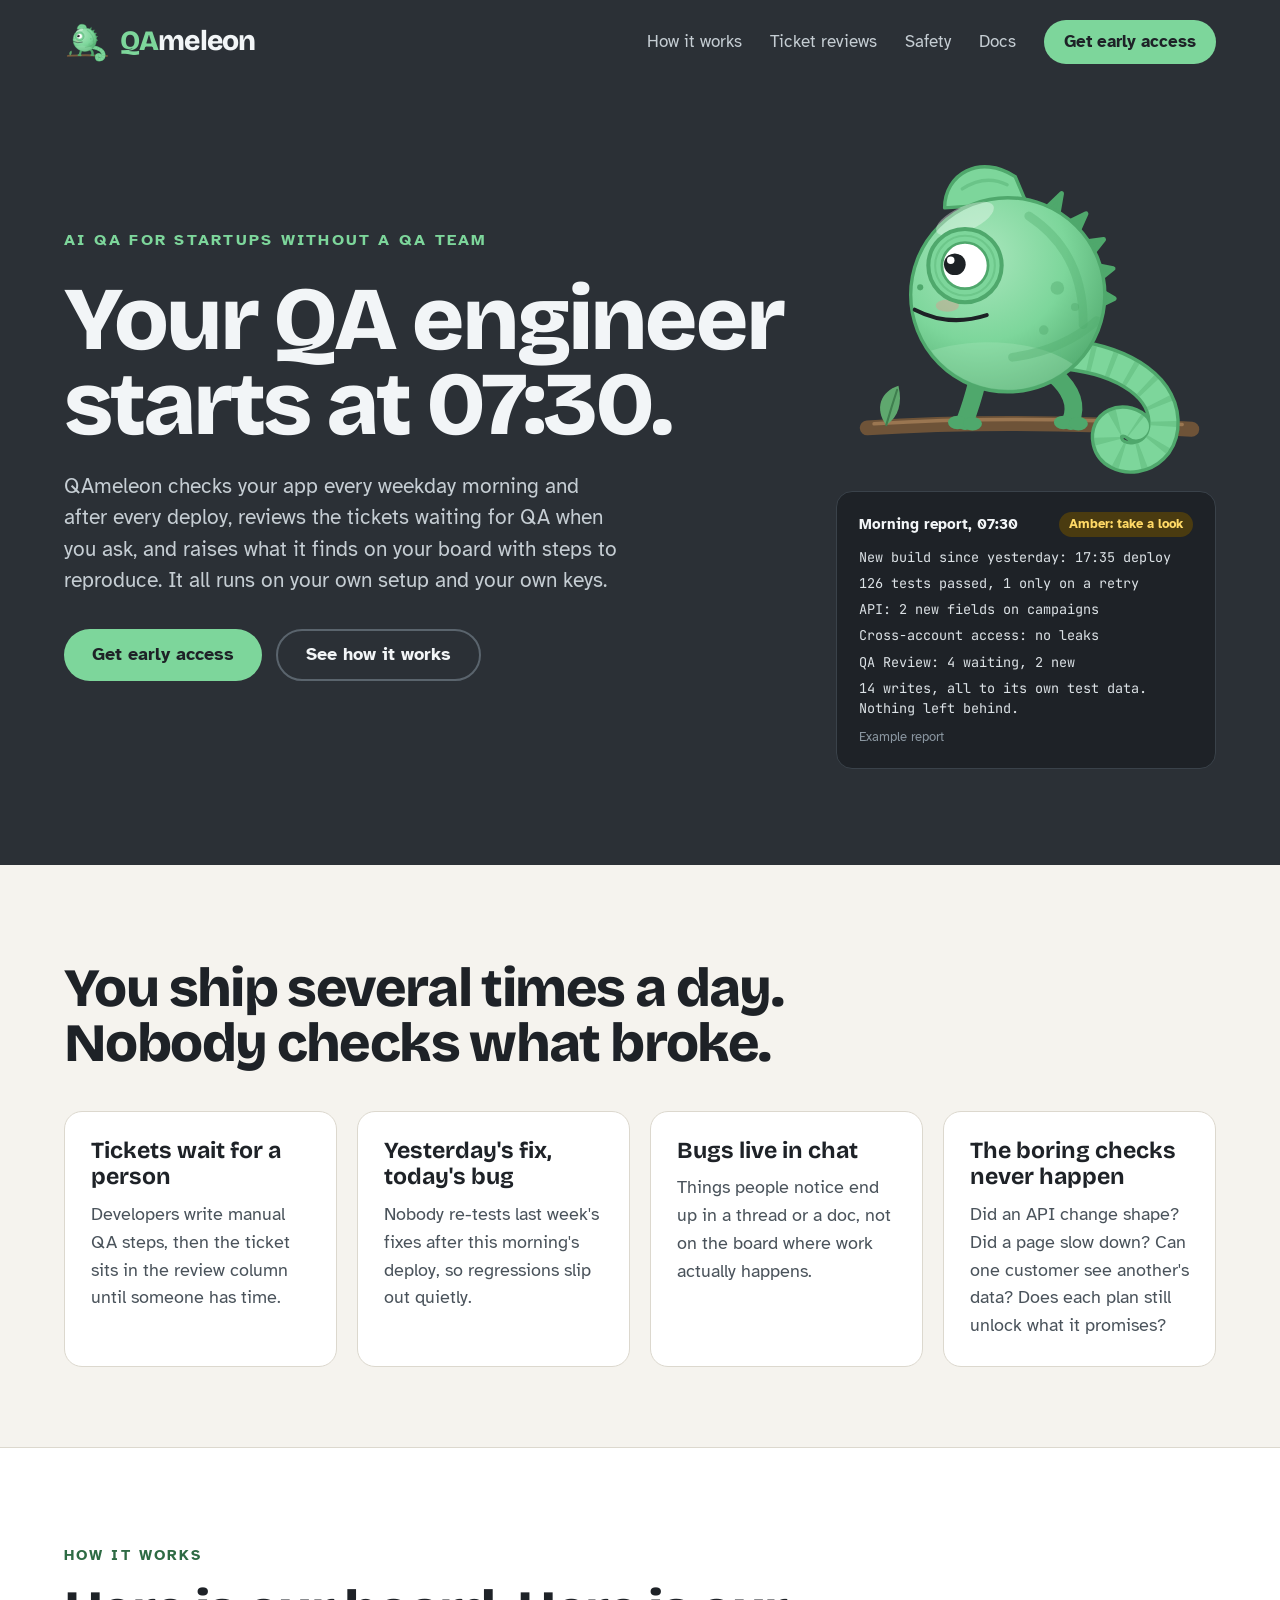
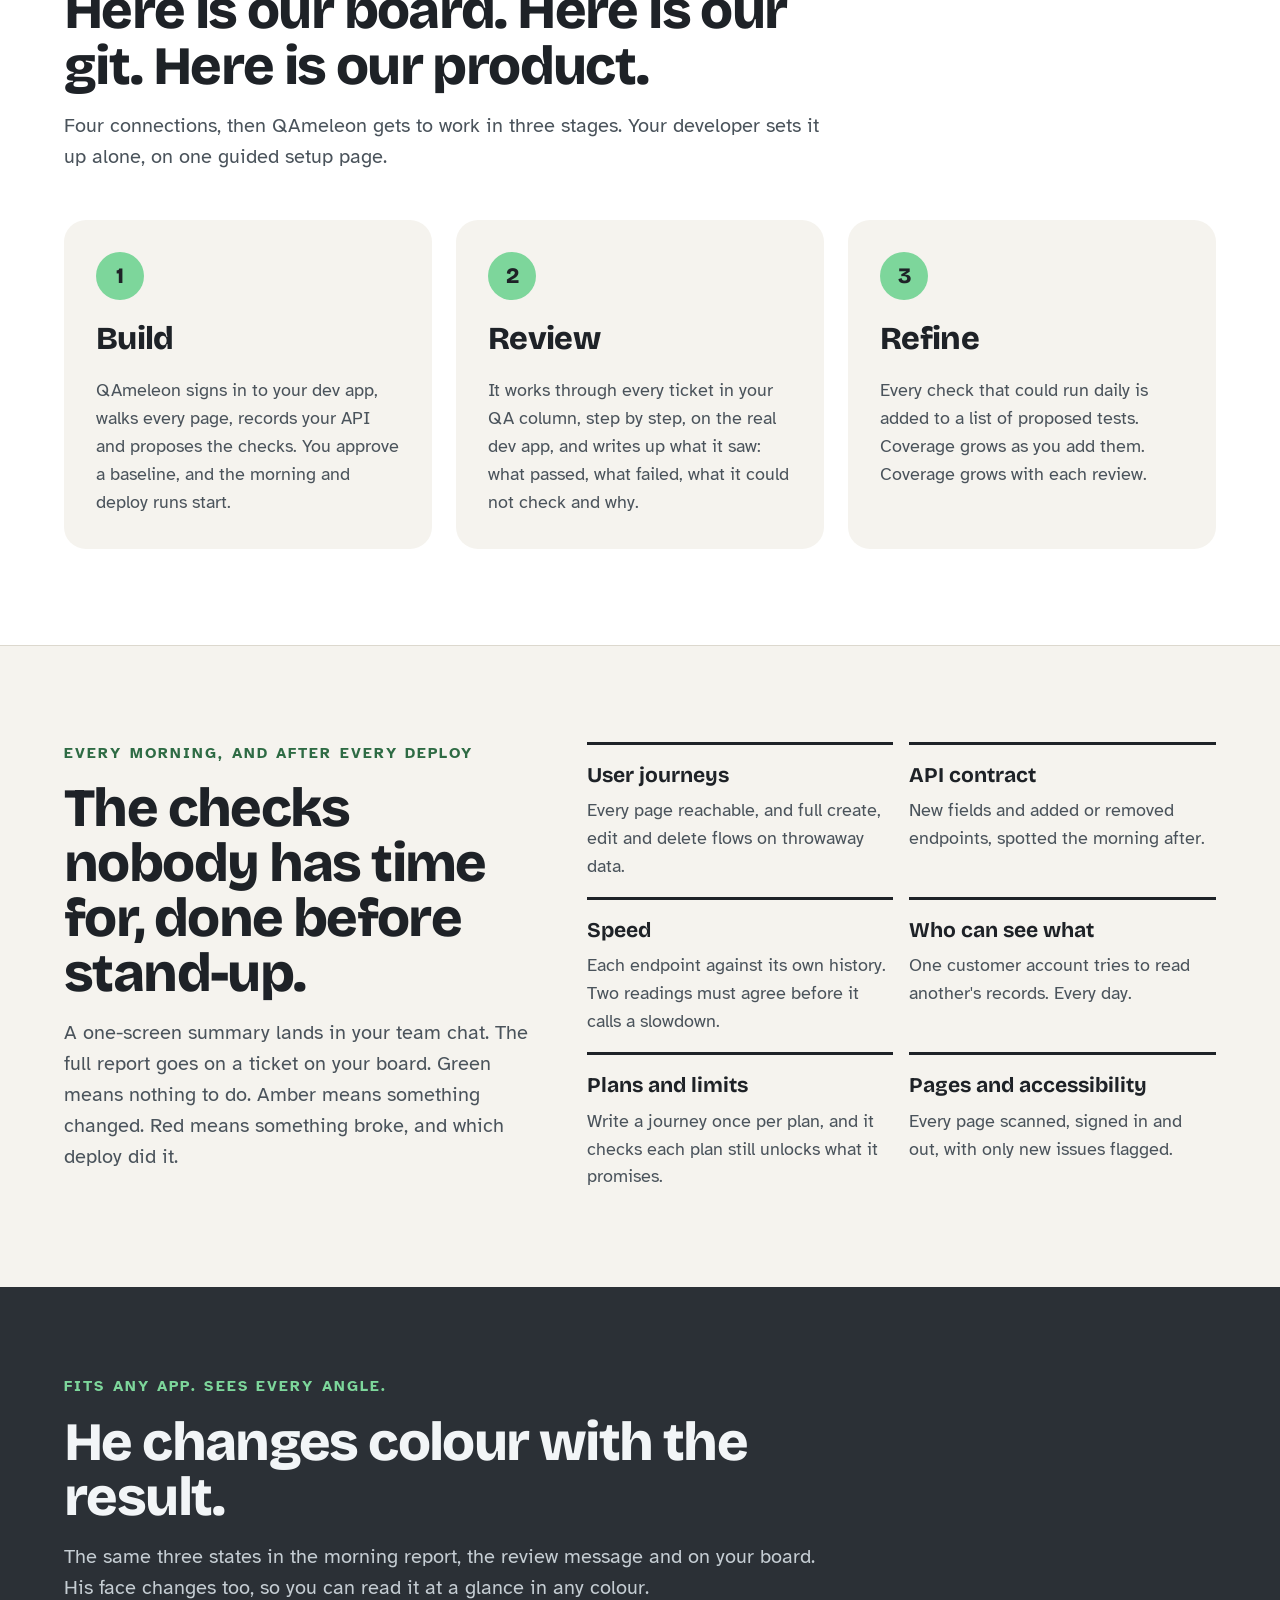
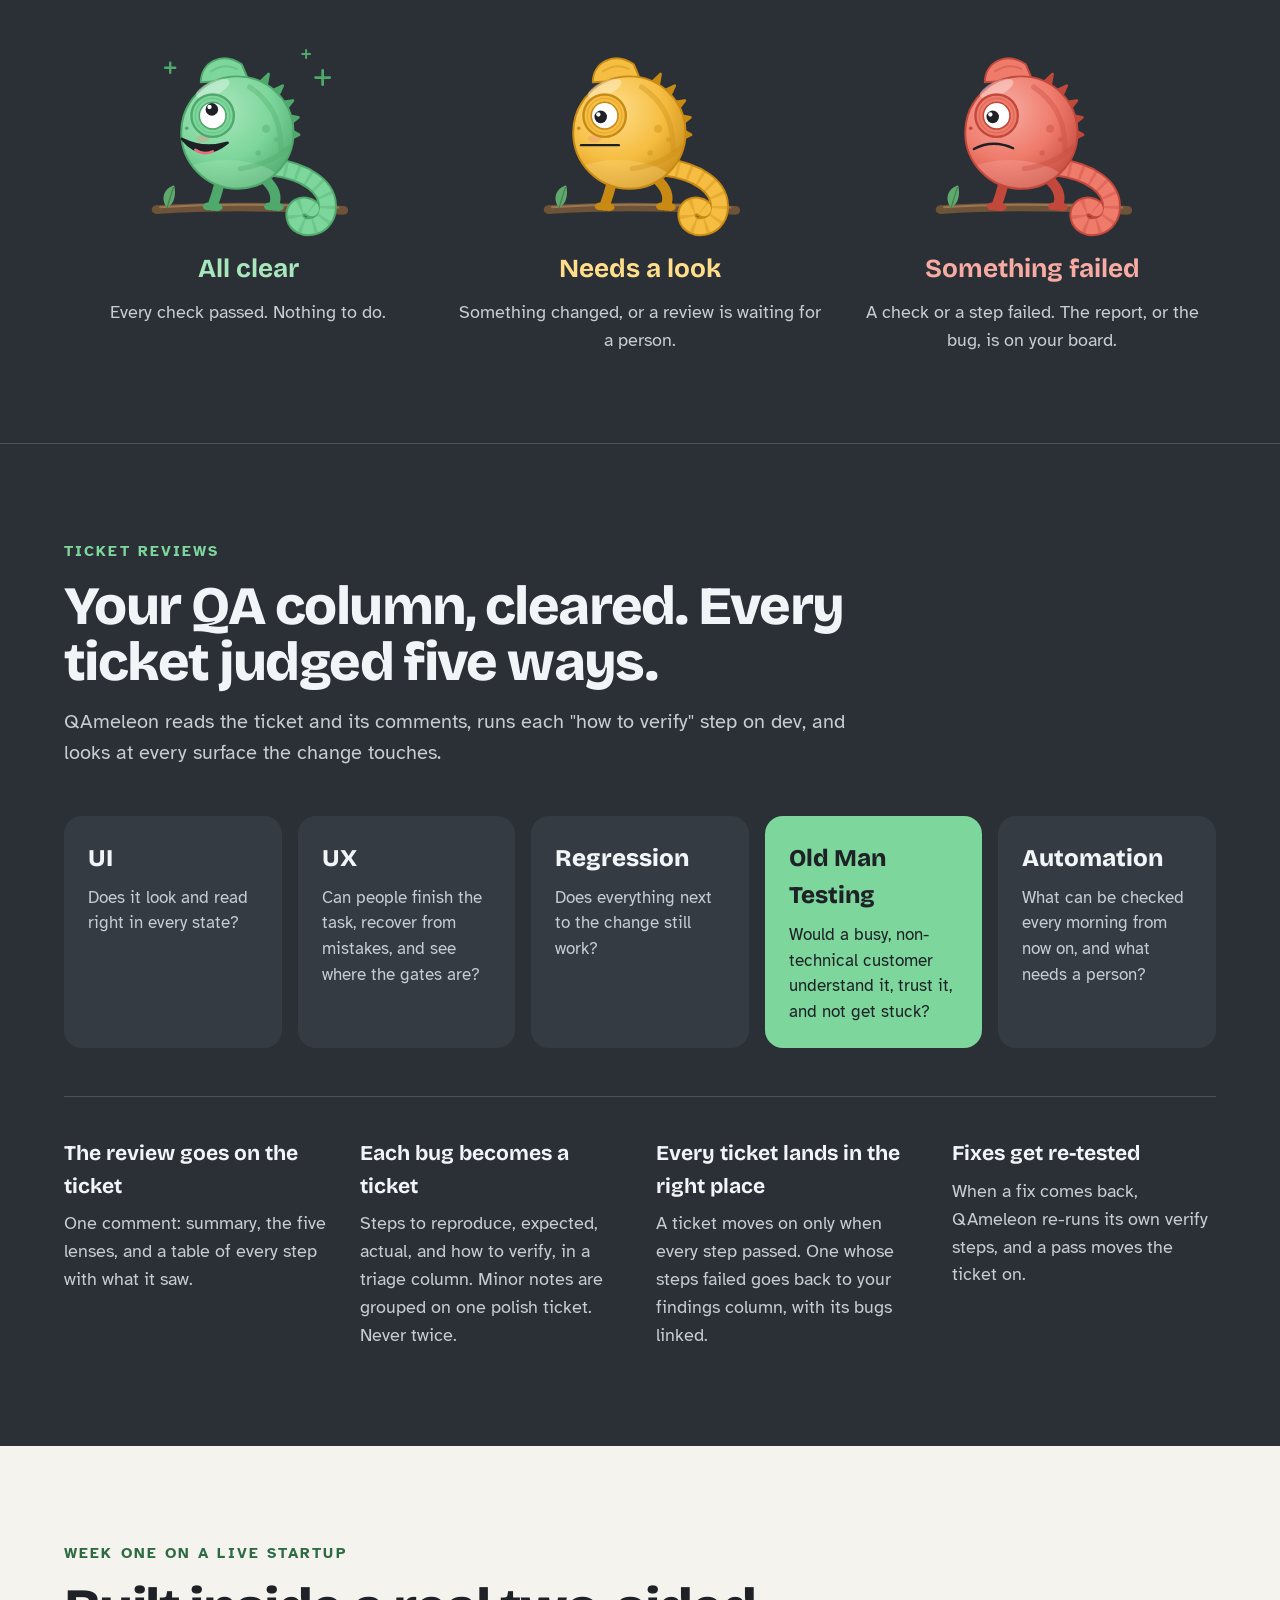
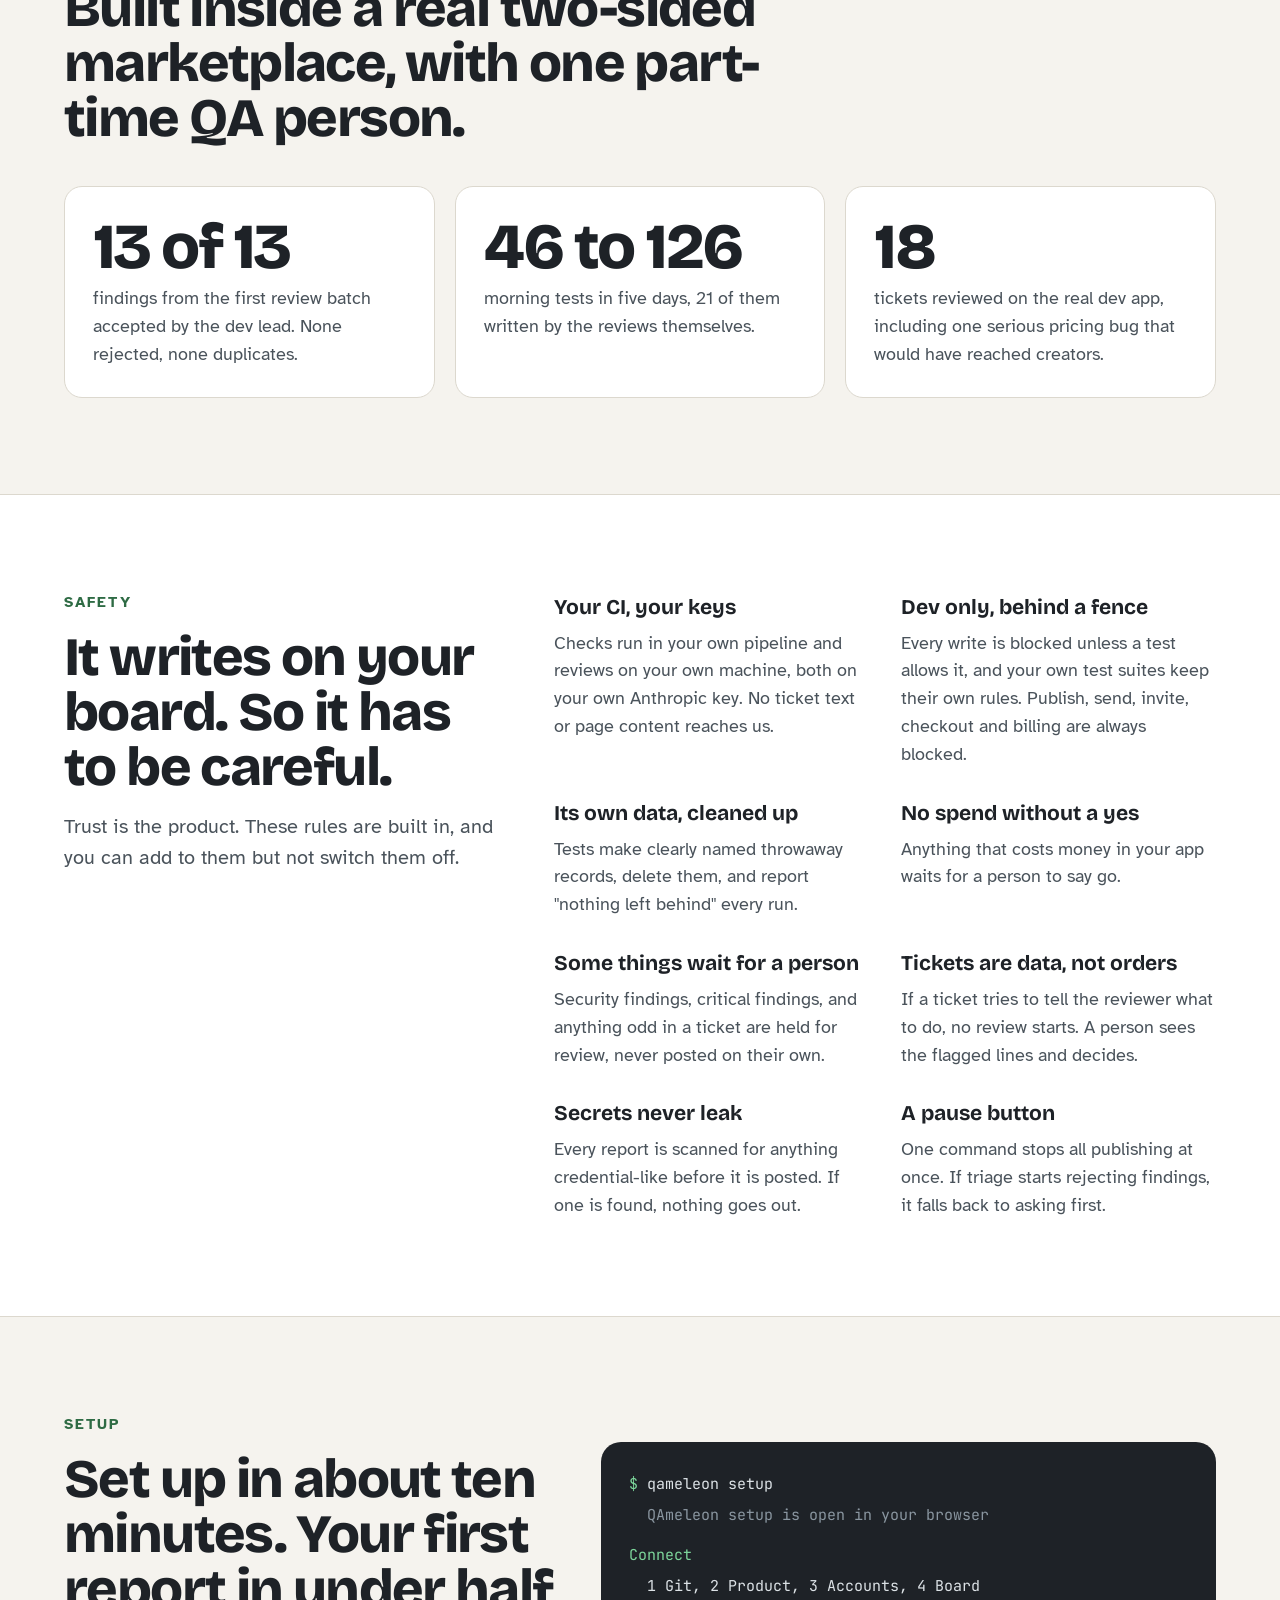
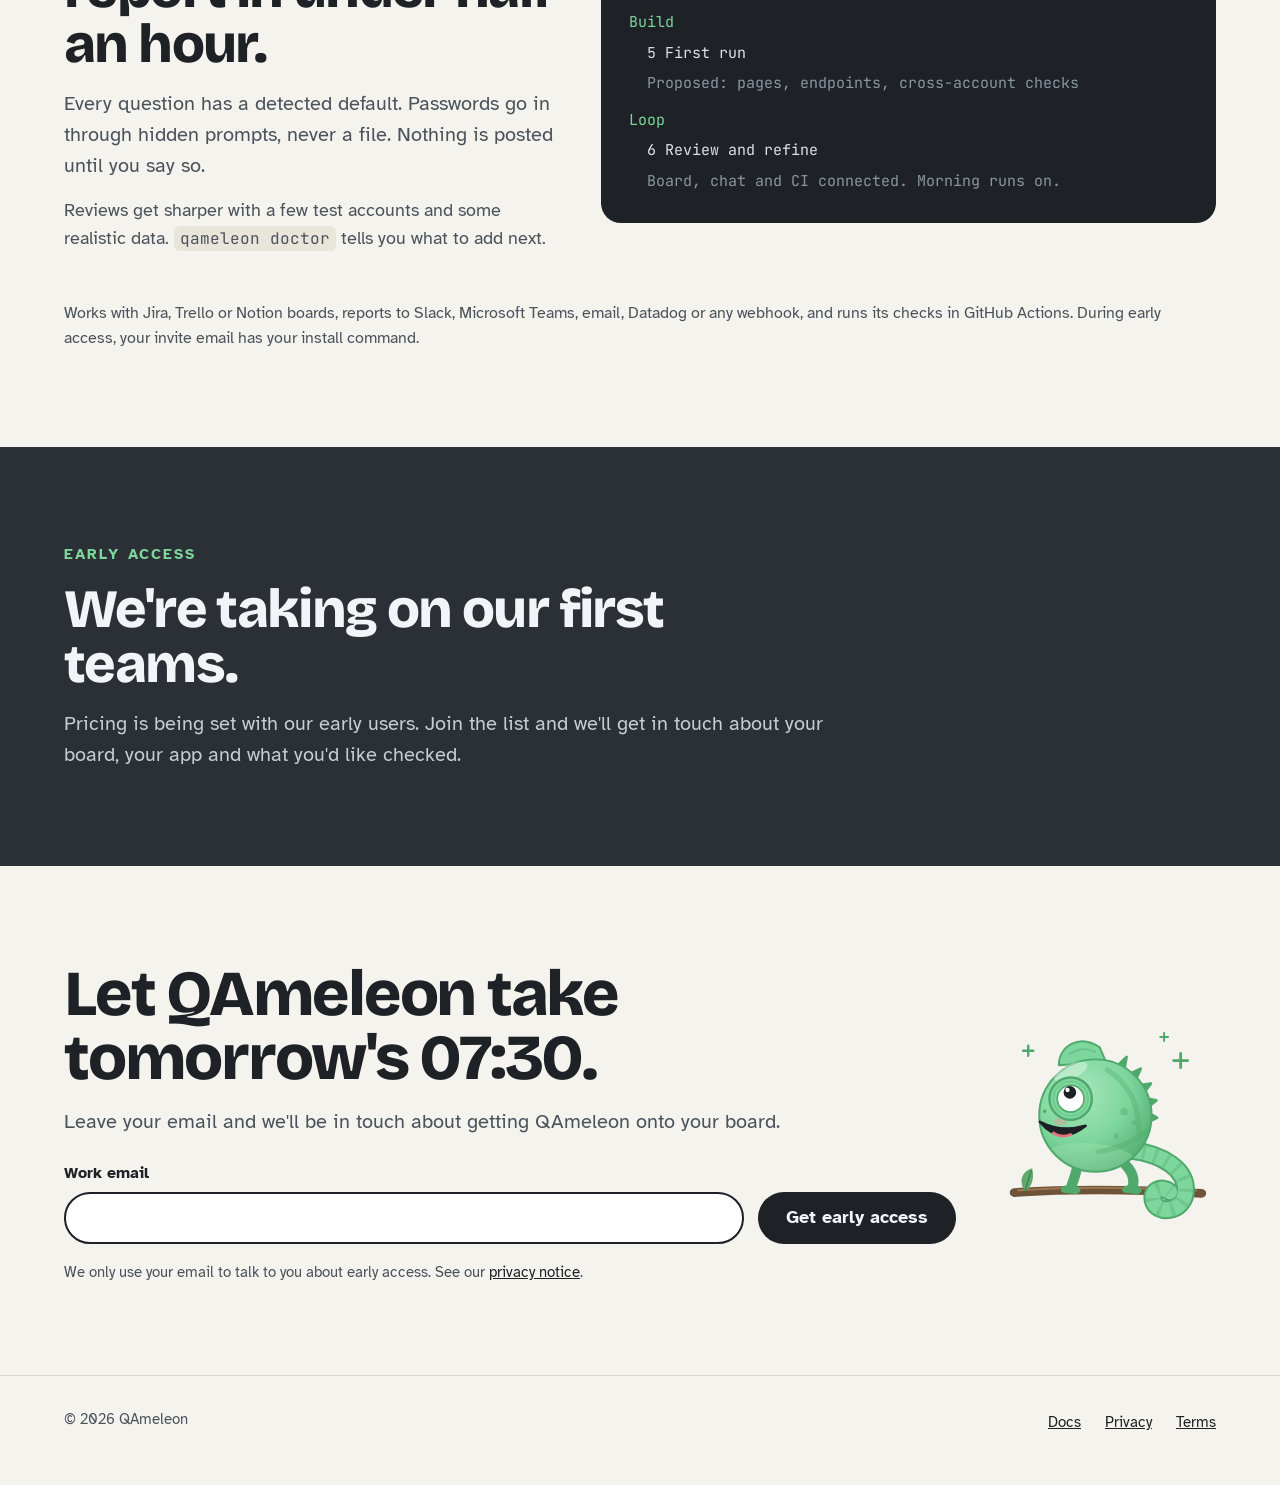
<file: index.html>
<!doctype html>
<html lang="en">
<head>
<meta charset="utf-8">
<meta name="viewport" content="width=device-width, initial-scale=1">
<title>QAmeleon, AI QA for startups</title>
<meta name="description" content="QAmeleon acts like your user, checks every ticket and tells you what to fix in plain words. Build with confidence.">
<link rel="icon" href="/favicon.svg" type="image/svg+xml">
<link rel="stylesheet" href="/fonts/fonts.css">
<link rel="preload" href="/fonts/bricolage-grotesque-latin-800-normal.woff2" as="font" type="font/woff2" crossorigin>
<link rel="preload" href="/fonts/atkinson-hyperlegible-latin-400-normal.woff2" as="font" type="font/woff2" crossorigin>
<style>
*,*::before,*::after{box-sizing:border-box}
.skip{position:absolute;left:16px;top:-60px;z-index:10;padding:12px 18px;border-radius:999px;background:#7DD69B;color:#1E2227;font-weight:700;text-decoration:none}.skip:focus{top:12px}
:focus-visible{outline:3px solid #1E2227;outline-offset:0;box-shadow:0 0 0 6px #7DD69B}
body{margin:0;background:#F5F3EE}
a{color:#1E2227}
footer a{display:inline-block;padding-block:3px}a:hover{color:#4A535B}
</style>
</head>
<body>
<a class="skip" href="#main">Skip to content</a>
<div style="background: #F5F3EE; color: #1E2227; font-family: 'Atkinson Hyperlegible', 'Verdana', sans-serif; font-size: 18px; line-height: 1.55">

<header style="background: #2B3036; color: #F2F5F7">
<nav aria-label="Main" style="max-width: 1200px; margin: 0 auto; padding: 20px 24px; display: flex; flex-wrap: wrap; align-items: center; justify-content: space-between; gap: 16px">
<a href="#top" aria-current="page" style="display: flex; align-items: center; gap: 10px; color: #F2F5F7; text-decoration: none; font-family: 'Bricolage Grotesque', system-ui, sans-serif; font-weight: 800; font-size: 28px; letter-spacing: -0.03em">
<svg style="width: 46px; height: auto; display: block" viewBox="140 280 560 500" aria-hidden="true" focusable="false">
<defs>
<radialGradient id="qb-logo" cx="0.36" cy="0.3" r="0.8"><stop offset="0" stop-color="#A8E6BC"/><stop offset="0.55" stop-color="#7DD69B"/><stop offset="1" stop-color="#4FA86C"/></radialGradient>
<clipPath id="qc-logo"><circle cx="393" cy="508" r="140"/></clipPath>
</defs>
<path d="M 186 704 Q 400 690 664 706" fill="none" stroke="#6E5338" stroke-width="22" stroke-linecap="round"/>
<path d="M 196 698 Q 400 685 650 699" fill="none" stroke="#9A7651" stroke-width="5" stroke-linecap="round"/>
<path d="M 214 700 C 196 676 206 650 232 642 C 238 668 232 688 214 700 Z" fill="#5FA86E"/>
<path d="M 214 700 Q 222 672 230 648" fill="none" stroke="#3F7E4E" stroke-width="3" stroke-linecap="round"/>
<path d="M 300 380 C 300 330 352 300 404 334 L 420 372 Z" fill="#7DD69B" stroke="#4FA86C" stroke-width="5" stroke-linejoin="round"/>
<path d="M 326 352 Q 360 330 392 346" fill="none" stroke="#4FA86C" stroke-opacity="0.4" stroke-width="5" stroke-linecap="round"/>
<path d="M 448.5 381.6 L 472.3 358.8 L 466.7 391.4 Z" fill="#4FA86C" stroke="#4FA86C" stroke-width="7" stroke-linejoin="round"/><path d="M 481.2 401.8 L 508.3 388.6 L 496.0 416.2 Z" fill="#4FA86C" stroke="#4FA86C" stroke-width="7" stroke-linejoin="round"/><path d="M 507.0 430.2 L 534.2 426.5 L 517.3 448.1 Z" fill="#4FA86C" stroke="#4FA86C" stroke-width="7" stroke-linejoin="round"/><path d="M 524.0 464.7 L 548.2 469.3 L 529.0 484.7 Z" fill="#4FA86C" stroke="#4FA86C" stroke-width="7" stroke-linejoin="round"/><path d="M 530.9 502.5 L 549.9 513.5 L 530.2 523.1 Z" fill="#4FA86C" stroke="#4FA86C" stroke-width="7" stroke-linejoin="round"/>
<path d="M 482 596 C 566 606 628 646 622 704 C 616 756 548 760 540 724 C 534 698 562 686 582 702" fill="none" stroke="#4FA86C" stroke-width="48" stroke-linecap="round"/>
<path d="M 482 596 C 566 606 628 646 622 704 C 616 756 548 760 540 724 C 534 698 562 686 582 702" fill="none" stroke="#7DD69B" stroke-width="38" stroke-linecap="round"/>
<path d="M 482 596 C 566 606 628 646 622 704 C 616 756 548 760 540 724 C 534 698 562 686 582 702" fill="none" stroke="#4FA86C" stroke-opacity="0.35" stroke-width="38" stroke-dasharray="7 24"/>
<path d="M 462 626 Q 500 660 486 694" fill="none" stroke="#4FA86C" stroke-width="26" stroke-linecap="round"/><ellipse cx="475" cy="696" rx="14" ry="10" fill="#4FA86C"/><ellipse cx="497" cy="698" rx="14" ry="10" fill="#4FA86C"/>
<path d="M 348 636 Q 340 668 330 694" fill="none" stroke="#4FA86C" stroke-width="26" stroke-linecap="round"/><ellipse cx="319" cy="696" rx="14" ry="10" fill="#4FA86C"/><ellipse cx="341" cy="698" rx="14" ry="10" fill="#4FA86C"/>
<circle cx="393" cy="508" r="143" fill="url(#qb-logo)" stroke="#4FA86C" stroke-width="5"/>
<g clip-path="url(#qc-logo)">
<ellipse cx="364" cy="650" rx="150" ry="72" fill="#A8E6BC" fill-opacity="0.32"/>
<path d="M 424 392 Q 506 446 504 552" fill="none" stroke="#4FA86C" stroke-opacity="0.35" stroke-width="13" stroke-linecap="round"/>
<path d="M 400 600 Q 474 590 524 546" fill="none" stroke="#4FA86C" stroke-opacity="0.35" stroke-width="13" stroke-linecap="round"/>
</g>
<circle cx="466" cy="498" r="10" fill="#4FA86C" fill-opacity="0.4"/><circle cx="492" cy="526" r="6" fill="#4FA86C" fill-opacity="0.4"/><circle cx="446" cy="560" r="7" fill="#4FA86C" fill-opacity="0.4"/>
<ellipse cx="330" cy="396" rx="46" ry="18" transform="rotate(-24 330 396)" fill="#FFFFFF" fill-opacity="0.35"/>
<circle cx="264" cy="497" r="4.5" fill="#4FA86C"/>
<ellipse cx="304" cy="524" rx="17" ry="9" fill="#F08A8A" fill-opacity="0.35"/>
<path d="M 256 530 Q 306 556 362 538" fill="none" stroke="#1D2125" stroke-width="6" stroke-linecap="round"/>
<circle cx="330" cy="465" r="54" fill="#7DD69B" stroke="#4FA86C" stroke-width="6"/>
<circle cx="330" cy="465" r="44" fill="none" stroke="#4FA86C" stroke-opacity="0.35" stroke-width="3"/>
<circle cx="330" cy="465" r="34" fill="#FFFFFF" stroke="#4FA86C" stroke-width="4"/>
<circle cx="315" cy="463" r="16" fill="#1D2125"/><circle cx="309" cy="457" r="5.5" fill="#FFFFFF"/>

</svg>

<span><span style="color: #7DD69B">QA</span>meleon</span>
</a>
<div style="display: flex; flex-wrap: wrap; align-items: center; gap: 8px 28px; font-size: 17px">
<a href="#how" style="color: #C5CDD3; text-decoration: none">How it works</a>
<a href="#reviews" style="color: #C5CDD3; text-decoration: none">Ticket reviews</a>
<a href="#safety" style="color: #C5CDD3; text-decoration: none">Safety</a>
<a href="/docs/" style="color: #C5CDD3; text-decoration: none">Docs</a>
<a href="#start" style="display: inline-flex; align-items: center; min-height: 44px; padding: 0 20px; border-radius: 999px; background: #7DD69B; color: #1E2227; text-decoration: none; font-weight: 700">Get early access</a>
</div>
</nav>
</header>

<main id="main">
<div style="background: #2B3036; color: #F2F5F7">

<section id="top" style="max-width: 1200px; margin: 0 auto; padding: 56px 24px 96px; display: flex; flex-wrap: wrap; align-items: center; gap: 48px">
<div style="flex: 999 1 520px; min-width: 0; display: flex; flex-direction: column; gap: 24px">
<p style="margin: 0; font-size: 16px; font-weight: 700; letter-spacing: 0.14em; text-transform: uppercase; color: #7DD69B">AI QA for startups without a QA team</p>
<h1 style="margin: 0; font-family: 'Bricolage Grotesque', system-ui, sans-serif; font-size: clamp(48px, 7vw, 92px); line-height: 0.95; font-weight: 800; letter-spacing: -0.035em; text-wrap: balance">Your QA engineer starts at 07:30.</h1>
<p style="margin: 0; max-width: 560px; font-size: 21px; line-height: 1.5; color: #C5CDD3">QAmeleon checks your app every weekday morning and after every deploy, reviews the tickets waiting for QA when you ask, and raises what it finds on your board with steps to reproduce. It all runs on your own setup and your own keys.</p>
<div style="display: flex; flex-wrap: wrap; gap: 14px; padding-top: 8px">
<a href="#start" style="display: inline-flex; align-items: center; min-height: 52px; padding: 0 28px; border-radius: 999px; background: #7DD69B; color: #1E2227; text-decoration: none; font-weight: 700; font-size: 18px">Get early access</a>
<a href="#how" style="display: inline-flex; align-items: center; min-height: 52px; padding: 0 28px; border-radius: 999px; border: 2px solid #5A646D; color: #F2F5F7; text-decoration: none; font-weight: 700; font-size: 18px">See how it works</a>
</div>
</div>

<div style="flex: 1 1 380px; min-width: 0; display: flex; flex-direction: column; align-items: center; gap: 0">
<svg style="width: 100%; max-width: 420px; height: auto" viewBox="140 280 560 500" role="img" aria-label="QAmeleon, a round green chameleon whose curled tail makes the letter Q"><title>QAmeleon, a round green chameleon whose curled tail makes the letter Q</title>
<defs>
<radialGradient id="qb-hero" cx="0.36" cy="0.3" r="0.8"><stop offset="0" stop-color="#A8E6BC"/><stop offset="0.55" stop-color="#7DD69B"/><stop offset="1" stop-color="#4FA86C"/></radialGradient>
<clipPath id="qc-hero"><circle cx="393" cy="508" r="140"/></clipPath>
</defs>
<path d="M 186 704 Q 400 690 664 706" fill="none" stroke="#6E5338" stroke-width="22" stroke-linecap="round"/>
<path d="M 196 698 Q 400 685 650 699" fill="none" stroke="#9A7651" stroke-width="5" stroke-linecap="round"/>
<path d="M 214 700 C 196 676 206 650 232 642 C 238 668 232 688 214 700 Z" fill="#5FA86E"/>
<path d="M 214 700 Q 222 672 230 648" fill="none" stroke="#3F7E4E" stroke-width="3" stroke-linecap="round"/>
<path d="M 300 380 C 300 330 352 300 404 334 L 420 372 Z" fill="#7DD69B" stroke="#4FA86C" stroke-width="5" stroke-linejoin="round"/>
<path d="M 326 352 Q 360 330 392 346" fill="none" stroke="#4FA86C" stroke-opacity="0.4" stroke-width="5" stroke-linecap="round"/>
<path d="M 448.5 381.6 L 472.3 358.8 L 466.7 391.4 Z" fill="#4FA86C" stroke="#4FA86C" stroke-width="7" stroke-linejoin="round"/><path d="M 481.2 401.8 L 508.3 388.6 L 496.0 416.2 Z" fill="#4FA86C" stroke="#4FA86C" stroke-width="7" stroke-linejoin="round"/><path d="M 507.0 430.2 L 534.2 426.5 L 517.3 448.1 Z" fill="#4FA86C" stroke="#4FA86C" stroke-width="7" stroke-linejoin="round"/><path d="M 524.0 464.7 L 548.2 469.3 L 529.0 484.7 Z" fill="#4FA86C" stroke="#4FA86C" stroke-width="7" stroke-linejoin="round"/><path d="M 530.9 502.5 L 549.9 513.5 L 530.2 523.1 Z" fill="#4FA86C" stroke="#4FA86C" stroke-width="7" stroke-linejoin="round"/>
<path d="M 482 596 C 566 606 628 646 622 704 C 616 756 548 760 540 724 C 534 698 562 686 582 702" fill="none" stroke="#4FA86C" stroke-width="48" stroke-linecap="round"/>
<path d="M 482 596 C 566 606 628 646 622 704 C 616 756 548 760 540 724 C 534 698 562 686 582 702" fill="none" stroke="#7DD69B" stroke-width="38" stroke-linecap="round"/>
<path d="M 482 596 C 566 606 628 646 622 704 C 616 756 548 760 540 724 C 534 698 562 686 582 702" fill="none" stroke="#4FA86C" stroke-opacity="0.35" stroke-width="38" stroke-dasharray="7 24"/>
<path d="M 462 626 Q 500 660 486 694" fill="none" stroke="#4FA86C" stroke-width="26" stroke-linecap="round"/><ellipse cx="475" cy="696" rx="14" ry="10" fill="#4FA86C"/><ellipse cx="497" cy="698" rx="14" ry="10" fill="#4FA86C"/>
<path d="M 348 636 Q 340 668 330 694" fill="none" stroke="#4FA86C" stroke-width="26" stroke-linecap="round"/><ellipse cx="319" cy="696" rx="14" ry="10" fill="#4FA86C"/><ellipse cx="341" cy="698" rx="14" ry="10" fill="#4FA86C"/>
<circle cx="393" cy="508" r="143" fill="url(#qb-hero)" stroke="#4FA86C" stroke-width="5"/>
<g clip-path="url(#qc-hero)">
<ellipse cx="364" cy="650" rx="150" ry="72" fill="#A8E6BC" fill-opacity="0.32"/>
<path d="M 424 392 Q 506 446 504 552" fill="none" stroke="#4FA86C" stroke-opacity="0.35" stroke-width="13" stroke-linecap="round"/>
<path d="M 400 600 Q 474 590 524 546" fill="none" stroke="#4FA86C" stroke-opacity="0.35" stroke-width="13" stroke-linecap="round"/>
</g>
<circle cx="466" cy="498" r="10" fill="#4FA86C" fill-opacity="0.4"/><circle cx="492" cy="526" r="6" fill="#4FA86C" fill-opacity="0.4"/><circle cx="446" cy="560" r="7" fill="#4FA86C" fill-opacity="0.4"/>
<ellipse cx="330" cy="396" rx="46" ry="18" transform="rotate(-24 330 396)" fill="#FFFFFF" fill-opacity="0.35"/>
<circle cx="264" cy="497" r="4.5" fill="#4FA86C"/>
<ellipse cx="304" cy="524" rx="17" ry="9" fill="#F08A8A" fill-opacity="0.35"/>
<path d="M 256 530 Q 306 556 362 538" fill="none" stroke="#1D2125" stroke-width="6" stroke-linecap="round"/>
<circle cx="330" cy="465" r="54" fill="#7DD69B" stroke="#4FA86C" stroke-width="6"/>
<circle cx="330" cy="465" r="44" fill="none" stroke="#4FA86C" stroke-opacity="0.35" stroke-width="3"/>
<circle cx="330" cy="465" r="34" fill="#FFFFFF" stroke="#4FA86C" stroke-width="4"/>
<circle cx="315" cy="463" r="16" fill="#1D2125"/><circle cx="309" cy="457" r="5.5" fill="#FFFFFF"/>

</svg>

<div style="width: 100%; max-width: 420px; margin-top: 12px; background: #1E2227; border: 1px solid #3A424A; border-radius: 16px; padding: 20px 22px; display: flex; flex-direction: column; gap: 10px; font-size: 15px; color: #DCE2E6">
<div style="display: flex; align-items: center; justify-content: space-between; gap: 12px">
<span style="font-weight: 700; color: #F2F5F7">Morning report, 07:30</span>
<span style="display: inline-flex; align-items: center; gap: 6px; padding: 2px 10px; border-radius: 999px; background: #4A3B10; color: #FFD966; font-size: 13px; font-weight: 700">Amber: take a look</span>
</div>
<div style="display: flex; flex-direction: column; gap: 6px; font-family: 'JetBrains Mono', ui-monospace, monospace; font-size: 13.5px; line-height: 1.5">
<span>New build since yesterday: 17:35 deploy</span>
<span>126 tests passed, 1 only on a retry</span>
<span>API: 2 new fields on campaigns</span>
<span>Cross-account access: no leaks</span>
<span>QA Review: 4 waiting, 2 new</span>
<span>14 writes, all to its own test data. Nothing left behind.</span>
</div>
<span style="font-size: 12.5px; color: #8A96A0">Example report</span>
</div>
</div>
</section>
</div>

<section aria-labelledby="pain" style="max-width: 1200px; margin: 0 auto; padding: 96px 24px 80px; display: flex; flex-direction: column; gap: 40px">
<h2 id="pain" style="margin: 0; max-width: 760px; font-family: 'Bricolage Grotesque', system-ui, sans-serif; font-size: clamp(34px, 4.4vw, 54px); line-height: 1.02; font-weight: 800; letter-spacing: -0.03em">You ship several times a day. Nobody checks what broke.</h2>
<div style="display: grid; grid-template-columns: repeat(auto-fit, minmax(min(250px, 100%), 1fr)); gap: 20px">
<div style="background: #FFFFFF; border: 1px solid #DCD8CE; border-radius: 18px; padding: 26px; display: flex; flex-direction: column; gap: 10px">
<h3 style="margin: 0; font-family: 'Bricolage Grotesque', system-ui, sans-serif; font-size: 23px; line-height: 1.15; font-weight: 700">Tickets wait for a person</h3>
<p style="margin: 0; color: #4A535B">Developers write manual QA steps, then the ticket sits in the review column until someone has time.</p>
</div>
<div style="background: #FFFFFF; border: 1px solid #DCD8CE; border-radius: 18px; padding: 26px; display: flex; flex-direction: column; gap: 10px">
<h3 style="margin: 0; font-family: 'Bricolage Grotesque', system-ui, sans-serif; font-size: 23px; line-height: 1.15; font-weight: 700">Yesterday's fix, today's bug</h3>
<p style="margin: 0; color: #4A535B">Nobody re-tests last week's fixes after this morning's deploy, so regressions slip out quietly.</p>
</div>
<div style="background: #FFFFFF; border: 1px solid #DCD8CE; border-radius: 18px; padding: 26px; display: flex; flex-direction: column; gap: 10px">
<h3 style="margin: 0; font-family: 'Bricolage Grotesque', system-ui, sans-serif; font-size: 23px; line-height: 1.15; font-weight: 700">Bugs live in chat</h3>
<p style="margin: 0; color: #4A535B">Things people notice end up in a thread or a doc, not on the board where work actually happens.</p>
</div>
<div style="background: #FFFFFF; border: 1px solid #DCD8CE; border-radius: 18px; padding: 26px; display: flex; flex-direction: column; gap: 10px">
<h3 style="margin: 0; font-family: 'Bricolage Grotesque', system-ui, sans-serif; font-size: 23px; line-height: 1.15; font-weight: 700">The boring checks never happen</h3>
<p style="margin: 0; color: #4A535B">Did an API change shape? Did a page slow down? Can one customer see another's data? Does each plan still unlock what it promises?</p>
</div>
</div>
</section>

<section id="how" aria-labelledby="how-h" style="background: #FFFFFF; border-top: 1px solid #DCD8CE; border-bottom: 1px solid #DCD8CE">
<div style="max-width: 1200px; margin: 0 auto; padding: 96px 24px; display: flex; flex-direction: column; gap: 48px">
<div style="display: flex; flex-direction: column; gap: 16px; max-width: 760px">
<p style="margin: 0; font-size: 15px; font-weight: 700; letter-spacing: 0.14em; text-transform: uppercase; color: #2E6B44">How it works</p>
<h2 id="how-h" style="margin: 0; font-family: 'Bricolage Grotesque', system-ui, sans-serif; font-size: clamp(34px, 4.4vw, 54px); line-height: 1.02; font-weight: 800; letter-spacing: -0.03em">Here is our board. Here is our git. Here is our product.</h2>
<p style="margin: 0; font-size: 20px; color: #4A535B">Four connections, then QAmeleon gets to work in three stages. Your developer sets it up alone, on one guided setup page.</p>
</div>
<div style="display: grid; grid-template-columns: repeat(auto-fit, minmax(min(320px, 100%), 1fr)); gap: 24px">
<div style="background: #F5F3EE; border-radius: 22px; padding: 32px; display: flex; flex-direction: column; gap: 14px">
<span style="display: inline-flex; align-items: center; justify-content: center; width: 48px; height: 48px; border-radius: 999px; background: #7DD69B; font-family: 'Bricolage Grotesque', system-ui, sans-serif; font-weight: 800; font-size: 22px">1</span>
<h3 style="margin: 0; font-family: 'Bricolage Grotesque', system-ui, sans-serif; font-size: 32px; font-weight: 800; letter-spacing: -0.02em">Build</h3>
<p style="margin: 0; color: #4A535B">QAmeleon signs in to your dev app, walks every page, records your API and proposes the checks. You approve a baseline, and the morning and deploy runs start.</p>
</div>
<div style="background: #F5F3EE; border-radius: 22px; padding: 32px; display: flex; flex-direction: column; gap: 14px">
<span style="display: inline-flex; align-items: center; justify-content: center; width: 48px; height: 48px; border-radius: 999px; background: #7DD69B; font-family: 'Bricolage Grotesque', system-ui, sans-serif; font-weight: 800; font-size: 22px">2</span>
<h3 style="margin: 0; font-family: 'Bricolage Grotesque', system-ui, sans-serif; font-size: 32px; font-weight: 800; letter-spacing: -0.02em">Review</h3>
<p style="margin: 0; color: #4A535B">It works through every ticket in your QA column, step by step, on the real dev app, and writes up what it saw: what passed, what failed, what it could not check and why.</p>
</div>
<div style="background: #F5F3EE; border-radius: 22px; padding: 32px; display: flex; flex-direction: column; gap: 14px">
<span style="display: inline-flex; align-items: center; justify-content: center; width: 48px; height: 48px; border-radius: 999px; background: #7DD69B; font-family: 'Bricolage Grotesque', system-ui, sans-serif; font-weight: 800; font-size: 22px">3</span>
<h3 style="margin: 0; font-family: 'Bricolage Grotesque', system-ui, sans-serif; font-size: 32px; font-weight: 800; letter-spacing: -0.02em">Refine</h3>
<p style="margin: 0; color: #4A535B">Every check that could run daily is added to a list of proposed tests. Coverage grows as you add them. Coverage grows with each review.</p>
</div>
</div>
</div>
</section>

<section aria-labelledby="daily-h" style="max-width: 1200px; margin: 0 auto; padding: 96px 24px; display: flex; flex-wrap: wrap; gap: 48px; align-items: flex-start">
<div style="flex: 1 1 360px; min-width: 0; display: flex; flex-direction: column; gap: 16px">
<p style="margin: 0; font-size: 15px; font-weight: 700; letter-spacing: 0.14em; text-transform: uppercase; color: #2E6B44">Every morning, and after every deploy</p>
<h2 id="daily-h" style="margin: 0; font-family: 'Bricolage Grotesque', system-ui, sans-serif; font-size: clamp(34px, 4.4vw, 54px); line-height: 1.02; font-weight: 800; letter-spacing: -0.03em">The checks nobody has time for, done before stand-up.</h2>
<p style="margin: 0; font-size: 20px; color: #4A535B">A one-screen summary lands in your team chat. The full report goes on a ticket on your board. Green means nothing to do. Amber means something changed. Red means something broke, and which deploy did it.</p>
</div>
<ul style="flex: 1.3 1 480px; min-width: 0; margin: 0; padding: 0; list-style: none; display: grid; grid-template-columns: repeat(auto-fit, minmax(min(240px, 100%), 1fr)); gap: 16px">
<li style="border-top: 3px solid #1E2227; padding-top: 14px; display: flex; flex-direction: column; gap: 6px"><strong style="font-family: 'Bricolage Grotesque', system-ui, sans-serif; font-size: 21px">User journeys</strong><span style="color: #4A535B">Every page reachable, and full create, edit and delete flows on throwaway data.</span></li>
<li style="border-top: 3px solid #1E2227; padding-top: 14px; display: flex; flex-direction: column; gap: 6px"><strong style="font-family: 'Bricolage Grotesque', system-ui, sans-serif; font-size: 21px">API contract</strong><span style="color: #4A535B">New fields and added or removed endpoints, spotted the morning after.</span></li>
<li style="border-top: 3px solid #1E2227; padding-top: 14px; display: flex; flex-direction: column; gap: 6px"><strong style="font-family: 'Bricolage Grotesque', system-ui, sans-serif; font-size: 21px">Speed</strong><span style="color: #4A535B">Each endpoint against its own history. Two readings must agree before it calls a slowdown.</span></li>
<li style="border-top: 3px solid #1E2227; padding-top: 14px; display: flex; flex-direction: column; gap: 6px"><strong style="font-family: 'Bricolage Grotesque', system-ui, sans-serif; font-size: 21px">Who can see what</strong><span style="color: #4A535B">One customer account tries to read another's records. Every day.</span></li>
<li style="border-top: 3px solid #1E2227; padding-top: 14px; display: flex; flex-direction: column; gap: 6px"><strong style="font-family: 'Bricolage Grotesque', system-ui, sans-serif; font-size: 21px">Plans and limits</strong><span style="color: #4A535B">Write a journey once per plan, and it checks each plan still unlocks what it promises.</span></li>
<li style="border-top: 3px solid #1E2227; padding-top: 14px; display: flex; flex-direction: column; gap: 6px"><strong style="font-family: 'Bricolage Grotesque', system-ui, sans-serif; font-size: 21px">Pages and accessibility</strong><span style="color: #4A535B">Every page scanned, signed in and out, with only new issues flagged.</span></li>
</ul>
</section>

<section aria-labelledby="colour-h" style="background: #2B3036; color: #F2F5F7">
<div style="max-width: 1200px; margin: 0 auto; padding: 88px 24px; display: flex; flex-direction: column; gap: 40px">
<div style="display: flex; flex-direction: column; gap: 16px; max-width: 780px">
<p style="margin: 0; font-size: 15px; font-weight: 700; letter-spacing: 0.14em; text-transform: uppercase; color: #7DD69B">Fits any app. Sees every angle.</p>
<h2 id="colour-h" style="margin: 0; font-family: 'Bricolage Grotesque', system-ui, sans-serif; font-size: clamp(34px, 4.4vw, 54px); line-height: 1.02; font-weight: 800; letter-spacing: -0.03em">He changes colour with the result.</h2>
<p style="margin: 0; font-size: 20px; color: #C5CDD3">The same three states in the morning report, the review message and on your board. His face changes too, so you can read it at a glance in any colour.</p>
</div>
<ul style="margin: 0; padding: 0; list-style: none; display: grid; grid-template-columns: repeat(auto-fit, minmax(min(240px, 100%), 1fr)); gap: 24px">
<li style="display: flex; flex-direction: column; align-items: center; gap: 10px; text-align: center">
<svg style="width: 220px; max-width: 100%; height: auto" viewBox="140 280 560 500" aria-hidden="true" focusable="false">
<defs>
<radialGradient id="qb-clear" cx="0.36" cy="0.3" r="0.8"><stop offset="0" stop-color="#A8E6BC"/><stop offset="0.55" stop-color="#7DD69B"/><stop offset="1" stop-color="#4FA86C"/></radialGradient>
<clipPath id="qc-clear"><circle cx="393" cy="508" r="140"/></clipPath>
</defs>
<path d="M 186 704 Q 400 690 664 706" fill="none" stroke="#6E5338" stroke-width="22" stroke-linecap="round"/>
<path d="M 196 698 Q 400 685 650 699" fill="none" stroke="#9A7651" stroke-width="5" stroke-linecap="round"/>
<path d="M 214 700 C 196 676 206 650 232 642 C 238 668 232 688 214 700 Z" fill="#5FA86E"/>
<path d="M 214 700 Q 222 672 230 648" fill="none" stroke="#3F7E4E" stroke-width="3" stroke-linecap="round"/>
<path d="M 300 380 C 300 330 352 300 404 334 L 420 372 Z" fill="#7DD69B" stroke="#4FA86C" stroke-width="5" stroke-linejoin="round"/>
<path d="M 326 352 Q 360 330 392 346" fill="none" stroke="#4FA86C" stroke-opacity="0.4" stroke-width="5" stroke-linecap="round"/>
<path d="M 448.5 381.6 L 472.3 358.8 L 466.7 391.4 Z" fill="#4FA86C" stroke="#4FA86C" stroke-width="7" stroke-linejoin="round"/><path d="M 481.2 401.8 L 508.3 388.6 L 496.0 416.2 Z" fill="#4FA86C" stroke="#4FA86C" stroke-width="7" stroke-linejoin="round"/><path d="M 507.0 430.2 L 534.2 426.5 L 517.3 448.1 Z" fill="#4FA86C" stroke="#4FA86C" stroke-width="7" stroke-linejoin="round"/><path d="M 524.0 464.7 L 548.2 469.3 L 529.0 484.7 Z" fill="#4FA86C" stroke="#4FA86C" stroke-width="7" stroke-linejoin="round"/><path d="M 530.9 502.5 L 549.9 513.5 L 530.2 523.1 Z" fill="#4FA86C" stroke="#4FA86C" stroke-width="7" stroke-linejoin="round"/>
<path d="M 482 596 C 566 606 628 646 622 704 C 616 756 548 760 540 724 C 534 698 562 686 582 702" fill="none" stroke="#4FA86C" stroke-width="48" stroke-linecap="round"/>
<path d="M 482 596 C 566 606 628 646 622 704 C 616 756 548 760 540 724 C 534 698 562 686 582 702" fill="none" stroke="#7DD69B" stroke-width="38" stroke-linecap="round"/>
<path d="M 482 596 C 566 606 628 646 622 704 C 616 756 548 760 540 724 C 534 698 562 686 582 702" fill="none" stroke="#4FA86C" stroke-opacity="0.35" stroke-width="38" stroke-dasharray="7 24"/>
<path d="M 462 626 Q 500 660 486 694" fill="none" stroke="#4FA86C" stroke-width="26" stroke-linecap="round"/><ellipse cx="475" cy="696" rx="14" ry="10" fill="#4FA86C"/><ellipse cx="497" cy="698" rx="14" ry="10" fill="#4FA86C"/>
<path d="M 348 636 Q 340 668 330 694" fill="none" stroke="#4FA86C" stroke-width="26" stroke-linecap="round"/><ellipse cx="319" cy="696" rx="14" ry="10" fill="#4FA86C"/><ellipse cx="341" cy="698" rx="14" ry="10" fill="#4FA86C"/>
<circle cx="393" cy="508" r="143" fill="url(#qb-clear)" stroke="#4FA86C" stroke-width="5"/>
<g clip-path="url(#qc-clear)">
<ellipse cx="364" cy="650" rx="150" ry="72" fill="#A8E6BC" fill-opacity="0.32"/>
<path d="M 424 392 Q 506 446 504 552" fill="none" stroke="#4FA86C" stroke-opacity="0.35" stroke-width="13" stroke-linecap="round"/>
<path d="M 400 600 Q 474 590 524 546" fill="none" stroke="#4FA86C" stroke-opacity="0.35" stroke-width="13" stroke-linecap="round"/>
</g>
<circle cx="466" cy="498" r="10" fill="#4FA86C" fill-opacity="0.4"/><circle cx="492" cy="526" r="6" fill="#4FA86C" fill-opacity="0.4"/><circle cx="446" cy="560" r="7" fill="#4FA86C" fill-opacity="0.4"/>
<ellipse cx="330" cy="396" rx="46" ry="18" transform="rotate(-24 330 396)" fill="#FFFFFF" fill-opacity="0.35"/>
<circle cx="264" cy="497" r="4.5" fill="#4FA86C"/>
<ellipse cx="304" cy="524" rx="17" ry="9" fill="#F08A8A" fill-opacity="0.35"/>
<path d="M 252 524 Q 304 586 368 534 Q 306 552 252 524 Z" fill="#1D2125" stroke="#1D2125" stroke-width="7" stroke-linejoin="round"/><path d="M 286 552 Q 306 566 330 556" fill="none" stroke="#E86F7E" stroke-width="7" stroke-linecap="round"/>
<circle cx="330" cy="465" r="54" fill="#7DD69B" stroke="#4FA86C" stroke-width="6"/>
<circle cx="330" cy="465" r="44" fill="none" stroke="#4FA86C" stroke-opacity="0.35" stroke-width="3"/>
<circle cx="330" cy="465" r="34" fill="#FFFFFF" stroke="#4FA86C" stroke-width="4"/>
<circle cx="328" cy="449" r="16" fill="#1D2125"/><circle cx="322" cy="443" r="5.5" fill="#FFFFFF"/>
<g stroke="#4FA86C" stroke-linecap="round"><path d="M 610 350 v 36 M 592 368 h 36" stroke-width="7"/><path d="M 222 330 v 26 M 209 343 h 26" stroke-width="6"/><path d="M 568 298 v 20 M 558 308 h 20" stroke-width="5"/></g>
</svg>

<strong style="font-family: 'Bricolage Grotesque', system-ui, sans-serif; font-size: 26px; color: #A8E6BC">All clear</strong>
<span style="color: #C5CDD3">Every check passed. Nothing to do.</span>
</li>
<li style="display: flex; flex-direction: column; align-items: center; gap: 10px; text-align: center">
<svg style="width: 220px; max-width: 100%; height: auto" viewBox="140 280 560 500" aria-hidden="true" focusable="false">
<defs>
<radialGradient id="qb-look" cx="0.36" cy="0.3" r="0.8"><stop offset="0" stop-color="#FFDD8A"/><stop offset="0.55" stop-color="#F5BE42"/><stop offset="1" stop-color="#C98A14"/></radialGradient>
<clipPath id="qc-look"><circle cx="393" cy="508" r="140"/></clipPath>
</defs>
<path d="M 186 704 Q 400 690 664 706" fill="none" stroke="#6E5338" stroke-width="22" stroke-linecap="round"/>
<path d="M 196 698 Q 400 685 650 699" fill="none" stroke="#9A7651" stroke-width="5" stroke-linecap="round"/>
<path d="M 214 700 C 196 676 206 650 232 642 C 238 668 232 688 214 700 Z" fill="#5FA86E"/>
<path d="M 214 700 Q 222 672 230 648" fill="none" stroke="#3F7E4E" stroke-width="3" stroke-linecap="round"/>
<path d="M 300 380 C 300 330 352 300 404 334 L 420 372 Z" fill="#F5BE42" stroke="#C98A14" stroke-width="5" stroke-linejoin="round"/>
<path d="M 326 352 Q 360 330 392 346" fill="none" stroke="#C98A14" stroke-opacity="0.4" stroke-width="5" stroke-linecap="round"/>
<path d="M 448.5 381.6 L 472.3 358.8 L 466.7 391.4 Z" fill="#C98A14" stroke="#C98A14" stroke-width="7" stroke-linejoin="round"/><path d="M 481.2 401.8 L 508.3 388.6 L 496.0 416.2 Z" fill="#C98A14" stroke="#C98A14" stroke-width="7" stroke-linejoin="round"/><path d="M 507.0 430.2 L 534.2 426.5 L 517.3 448.1 Z" fill="#C98A14" stroke="#C98A14" stroke-width="7" stroke-linejoin="round"/><path d="M 524.0 464.7 L 548.2 469.3 L 529.0 484.7 Z" fill="#C98A14" stroke="#C98A14" stroke-width="7" stroke-linejoin="round"/><path d="M 530.9 502.5 L 549.9 513.5 L 530.2 523.1 Z" fill="#C98A14" stroke="#C98A14" stroke-width="7" stroke-linejoin="round"/>
<path d="M 482 596 C 566 606 628 646 622 704 C 616 756 548 760 540 724 C 534 698 562 686 582 702" fill="none" stroke="#C98A14" stroke-width="48" stroke-linecap="round"/>
<path d="M 482 596 C 566 606 628 646 622 704 C 616 756 548 760 540 724 C 534 698 562 686 582 702" fill="none" stroke="#F5BE42" stroke-width="38" stroke-linecap="round"/>
<path d="M 482 596 C 566 606 628 646 622 704 C 616 756 548 760 540 724 C 534 698 562 686 582 702" fill="none" stroke="#C98A14" stroke-opacity="0.35" stroke-width="38" stroke-dasharray="7 24"/>
<path d="M 462 626 Q 500 660 486 694" fill="none" stroke="#C98A14" stroke-width="26" stroke-linecap="round"/><ellipse cx="475" cy="696" rx="14" ry="10" fill="#C98A14"/><ellipse cx="497" cy="698" rx="14" ry="10" fill="#C98A14"/>
<path d="M 348 636 Q 340 668 330 694" fill="none" stroke="#C98A14" stroke-width="26" stroke-linecap="round"/><ellipse cx="319" cy="696" rx="14" ry="10" fill="#C98A14"/><ellipse cx="341" cy="698" rx="14" ry="10" fill="#C98A14"/>
<circle cx="393" cy="508" r="143" fill="url(#qb-look)" stroke="#C98A14" stroke-width="5"/>
<g clip-path="url(#qc-look)">
<ellipse cx="364" cy="650" rx="150" ry="72" fill="#FFDD8A" fill-opacity="0.32"/>
<path d="M 424 392 Q 506 446 504 552" fill="none" stroke="#C98A14" stroke-opacity="0.35" stroke-width="13" stroke-linecap="round"/>
<path d="M 400 600 Q 474 590 524 546" fill="none" stroke="#C98A14" stroke-opacity="0.35" stroke-width="13" stroke-linecap="round"/>
</g>
<circle cx="466" cy="498" r="10" fill="#C98A14" fill-opacity="0.4"/><circle cx="492" cy="526" r="6" fill="#C98A14" fill-opacity="0.4"/><circle cx="446" cy="560" r="7" fill="#C98A14" fill-opacity="0.4"/>
<ellipse cx="330" cy="396" rx="46" ry="18" transform="rotate(-24 330 396)" fill="#FFFFFF" fill-opacity="0.35"/>
<circle cx="264" cy="497" r="4.5" fill="#C98A14"/>
<ellipse cx="304" cy="524" rx="17" ry="9" fill="#F08A8A" fill-opacity="0.35"/>
<path d="M 270 540 L 366 540" fill="none" stroke="#1D2125" stroke-width="6" stroke-linecap="round"/>
<circle cx="330" cy="465" r="54" fill="#F5BE42" stroke="#C98A14" stroke-width="6"/>
<circle cx="330" cy="465" r="44" fill="none" stroke="#C98A14" stroke-opacity="0.35" stroke-width="3"/>
<circle cx="330" cy="465" r="34" fill="#FFFFFF" stroke="#C98A14" stroke-width="4"/>
<circle cx="320" cy="468" r="16" fill="#1D2125"/><circle cx="314" cy="462" r="5.5" fill="#FFFFFF"/>

</svg>

<strong style="font-family: 'Bricolage Grotesque', system-ui, sans-serif; font-size: 26px; color: #FFDD8A">Needs a look</strong>
<span style="color: #C5CDD3">Something changed, or a review is waiting for a person.</span>
</li>
<li style="display: flex; flex-direction: column; align-items: center; gap: 10px; text-align: center">
<svg style="width: 220px; max-width: 100%; height: auto" viewBox="140 280 560 500" aria-hidden="true" focusable="false">
<defs>
<radialGradient id="qb-failed" cx="0.36" cy="0.3" r="0.8"><stop offset="0" stop-color="#F7ABA2"/><stop offset="0.55" stop-color="#EF7B6B"/><stop offset="1" stop-color="#C2483C"/></radialGradient>
<clipPath id="qc-failed"><circle cx="393" cy="508" r="140"/></clipPath>
</defs>
<path d="M 186 704 Q 400 690 664 706" fill="none" stroke="#6E5338" stroke-width="22" stroke-linecap="round"/>
<path d="M 196 698 Q 400 685 650 699" fill="none" stroke="#9A7651" stroke-width="5" stroke-linecap="round"/>
<path d="M 214 700 C 196 676 206 650 232 642 C 238 668 232 688 214 700 Z" fill="#5FA86E"/>
<path d="M 214 700 Q 222 672 230 648" fill="none" stroke="#3F7E4E" stroke-width="3" stroke-linecap="round"/>
<path d="M 300 380 C 300 330 352 300 404 334 L 420 372 Z" fill="#EF7B6B" stroke="#C2483C" stroke-width="5" stroke-linejoin="round"/>
<path d="M 326 352 Q 360 330 392 346" fill="none" stroke="#C2483C" stroke-opacity="0.4" stroke-width="5" stroke-linecap="round"/>
<path d="M 448.5 381.6 L 472.3 358.8 L 466.7 391.4 Z" fill="#C2483C" stroke="#C2483C" stroke-width="7" stroke-linejoin="round"/><path d="M 481.2 401.8 L 508.3 388.6 L 496.0 416.2 Z" fill="#C2483C" stroke="#C2483C" stroke-width="7" stroke-linejoin="round"/><path d="M 507.0 430.2 L 534.2 426.5 L 517.3 448.1 Z" fill="#C2483C" stroke="#C2483C" stroke-width="7" stroke-linejoin="round"/><path d="M 524.0 464.7 L 548.2 469.3 L 529.0 484.7 Z" fill="#C2483C" stroke="#C2483C" stroke-width="7" stroke-linejoin="round"/><path d="M 530.9 502.5 L 549.9 513.5 L 530.2 523.1 Z" fill="#C2483C" stroke="#C2483C" stroke-width="7" stroke-linejoin="round"/>
<path d="M 482 596 C 566 606 628 646 622 704 C 616 756 548 760 540 724 C 534 698 562 686 582 702" fill="none" stroke="#C2483C" stroke-width="48" stroke-linecap="round"/>
<path d="M 482 596 C 566 606 628 646 622 704 C 616 756 548 760 540 724 C 534 698 562 686 582 702" fill="none" stroke="#EF7B6B" stroke-width="38" stroke-linecap="round"/>
<path d="M 482 596 C 566 606 628 646 622 704 C 616 756 548 760 540 724 C 534 698 562 686 582 702" fill="none" stroke="#C2483C" stroke-opacity="0.35" stroke-width="38" stroke-dasharray="7 24"/>
<path d="M 462 626 Q 500 660 486 694" fill="none" stroke="#C2483C" stroke-width="26" stroke-linecap="round"/><ellipse cx="475" cy="696" rx="14" ry="10" fill="#C2483C"/><ellipse cx="497" cy="698" rx="14" ry="10" fill="#C2483C"/>
<path d="M 348 636 Q 340 668 330 694" fill="none" stroke="#C2483C" stroke-width="26" stroke-linecap="round"/><ellipse cx="319" cy="696" rx="14" ry="10" fill="#C2483C"/><ellipse cx="341" cy="698" rx="14" ry="10" fill="#C2483C"/>
<circle cx="393" cy="508" r="143" fill="url(#qb-failed)" stroke="#C2483C" stroke-width="5"/>
<g clip-path="url(#qc-failed)">
<ellipse cx="364" cy="650" rx="150" ry="72" fill="#F7ABA2" fill-opacity="0.32"/>
<path d="M 424 392 Q 506 446 504 552" fill="none" stroke="#C2483C" stroke-opacity="0.35" stroke-width="13" stroke-linecap="round"/>
<path d="M 400 600 Q 474 590 524 546" fill="none" stroke="#C2483C" stroke-opacity="0.35" stroke-width="13" stroke-linecap="round"/>
</g>
<circle cx="466" cy="498" r="10" fill="#C2483C" fill-opacity="0.4"/><circle cx="492" cy="526" r="6" fill="#C2483C" fill-opacity="0.4"/><circle cx="446" cy="560" r="7" fill="#C2483C" fill-opacity="0.4"/>
<ellipse cx="330" cy="396" rx="46" ry="18" transform="rotate(-24 330 396)" fill="#FFFFFF" fill-opacity="0.35"/>
<circle cx="264" cy="497" r="4.5" fill="#C2483C"/>
<ellipse cx="304" cy="524" rx="17" ry="9" fill="#F08A8A" fill-opacity="0.35"/>
<path d="M 272 550 Q 320 524 372 548" fill="none" stroke="#1D2125" stroke-width="6" stroke-linecap="round"/>
<circle cx="330" cy="465" r="54" fill="#EF7B6B" stroke="#C2483C" stroke-width="6"/>
<circle cx="330" cy="465" r="44" fill="none" stroke="#C2483C" stroke-opacity="0.35" stroke-width="3"/>
<circle cx="330" cy="465" r="34" fill="#FFFFFF" stroke="#C2483C" stroke-width="4"/>
<circle cx="320" cy="468" r="16" fill="#1D2125"/><circle cx="314" cy="462" r="5.5" fill="#FFFFFF"/>

</svg>

<strong style="font-family: 'Bricolage Grotesque', system-ui, sans-serif; font-size: 26px; color: #F7ABA2">Something failed</strong>
<span style="color: #C5CDD3">A check or a step failed. The report, or the bug, is on your board.</span>
</li>
</ul>
</div>
</section>

<section id="reviews" aria-labelledby="reviews-h" style="background: #2B3036; color: #F2F5F7; border-top: 1px solid #4A535B">
<div style="max-width: 1200px; margin: 0 auto; padding: 96px 24px; display: flex; flex-direction: column; gap: 48px">
<div style="display: flex; flex-direction: column; gap: 16px; max-width: 800px">
<p style="margin: 0; font-size: 15px; font-weight: 700; letter-spacing: 0.14em; text-transform: uppercase; color: #7DD69B">Ticket reviews</p>
<h2 id="reviews-h" style="margin: 0; font-family: 'Bricolage Grotesque', system-ui, sans-serif; font-size: clamp(34px, 4.4vw, 54px); line-height: 1.02; font-weight: 800; letter-spacing: -0.03em">Your QA column, cleared. Every ticket judged five ways.</h2>
<p style="margin: 0; font-size: 20px; color: #C5CDD3">QAmeleon reads the ticket and its comments, runs each "how to verify" step on dev, and looks at every surface the change touches.</p>
</div>
<div style="display: grid; grid-template-columns: repeat(auto-fit, minmax(min(200px, 100%), 1fr)); gap: 16px">
<div style="background: #353B42; border-radius: 18px; padding: 24px; display: flex; flex-direction: column; gap: 8px"><h3 style="margin: 0; font-family: 'Bricolage Grotesque', system-ui, sans-serif; font-size: 24px; font-weight: 800">UI</h3><p style="margin: 0; color: #C5CDD3; font-size: 16.5px">Does it look and read right in every state?</p></div>
<div style="background: #353B42; border-radius: 18px; padding: 24px; display: flex; flex-direction: column; gap: 8px"><h3 style="margin: 0; font-family: 'Bricolage Grotesque', system-ui, sans-serif; font-size: 24px; font-weight: 800">UX</h3><p style="margin: 0; color: #C5CDD3; font-size: 16.5px">Can people finish the task, recover from mistakes, and see where the gates are?</p></div>
<div style="background: #353B42; border-radius: 18px; padding: 24px; display: flex; flex-direction: column; gap: 8px"><h3 style="margin: 0; font-family: 'Bricolage Grotesque', system-ui, sans-serif; font-size: 24px; font-weight: 800">Regression</h3><p style="margin: 0; color: #C5CDD3; font-size: 16.5px">Does everything next to the change still work?</p></div>
<div style="background: #7DD69B; color: #1E2227; border-radius: 18px; padding: 24px; display: flex; flex-direction: column; gap: 8px"><h3 style="margin: 0; font-family: 'Bricolage Grotesque', system-ui, sans-serif; font-size: 24px; font-weight: 800">Old Man Testing</h3><p style="margin: 0; font-size: 16.5px">Would a busy, non-technical customer understand it, trust it, and not get stuck?</p></div>
<div style="background: #353B42; border-radius: 18px; padding: 24px; display: flex; flex-direction: column; gap: 8px"><h3 style="margin: 0; font-family: 'Bricolage Grotesque', system-ui, sans-serif; font-size: 24px; font-weight: 800">Automation</h3><p style="margin: 0; color: #C5CDD3; font-size: 16.5px">What can be checked every morning from now on, and what needs a person?</p></div>
</div>
<div style="display: grid; grid-template-columns: repeat(auto-fit, minmax(min(250px, 100%), 1fr)); gap: 32px; border-top: 1px solid #4A535B; padding-top: 40px">
<div style="display: flex; flex-direction: column; gap: 8px"><strong style="font-family: 'Bricolage Grotesque', system-ui, sans-serif; font-size: 21px">The review goes on the ticket</strong><span style="color: #C5CDD3">One comment: summary, the five lenses, and a table of every step with what it saw.</span></div>
<div style="display: flex; flex-direction: column; gap: 8px"><strong style="font-family: 'Bricolage Grotesque', system-ui, sans-serif; font-size: 21px">Each bug becomes a ticket</strong><span style="color: #C5CDD3">Steps to reproduce, expected, actual, and how to verify, in a triage column. Minor notes are grouped on one polish ticket. Never twice.</span></div>
<div style="display: flex; flex-direction: column; gap: 8px"><strong style="font-family: 'Bricolage Grotesque', system-ui, sans-serif; font-size: 21px">Every ticket lands in the right place</strong><span style="color: #C5CDD3">A ticket moves on only when every step passed. One whose steps failed goes back to your findings column, with its bugs linked.</span></div>
<div style="display: flex; flex-direction: column; gap: 8px"><strong style="font-family: 'Bricolage Grotesque', system-ui, sans-serif; font-size: 21px">Fixes get re-tested</strong><span style="color: #C5CDD3">When a fix comes back, QAmeleon re-runs its own verify steps, and a pass moves the ticket on.</span></div>
</div>
</div>
</section>

<section aria-labelledby="proof-h" style="max-width: 1200px; margin: 0 auto; padding: 96px 24px; display: flex; flex-direction: column; gap: 40px">
<div style="display: flex; flex-direction: column; gap: 16px; max-width: 760px">
<p style="margin: 0; font-size: 15px; font-weight: 700; letter-spacing: 0.14em; text-transform: uppercase; color: #2E6B44">Week one on a live startup</p>
<h2 id="proof-h" style="margin: 0; font-family: 'Bricolage Grotesque', system-ui, sans-serif; font-size: clamp(34px, 4.4vw, 54px); line-height: 1.02; font-weight: 800; letter-spacing: -0.03em">Built inside a real two-sided marketplace, with one part-time QA person.</h2>
</div>
<div style="display: grid; grid-template-columns: repeat(auto-fit, minmax(min(240px, 100%), 1fr)); gap: 20px">
<div style="background: #FFFFFF; border: 1px solid #DCD8CE; border-radius: 18px; padding: 28px; display: flex; flex-direction: column; gap: 6px"><span style="font-family: 'Bricolage Grotesque', system-ui, sans-serif; font-size: 64px; line-height: 1; font-weight: 800; letter-spacing: -0.04em">13 of 13</span><span style="color: #4A535B">findings from the first review batch accepted by the dev lead. None rejected, none duplicates.</span></div>
<div style="background: #FFFFFF; border: 1px solid #DCD8CE; border-radius: 18px; padding: 28px; display: flex; flex-direction: column; gap: 6px"><span style="font-family: 'Bricolage Grotesque', system-ui, sans-serif; font-size: 64px; line-height: 1; font-weight: 800; letter-spacing: -0.04em">46 to 126</span><span style="color: #4A535B">morning tests in five days, 21 of them written by the reviews themselves.</span></div>
<div style="background: #FFFFFF; border: 1px solid #DCD8CE; border-radius: 18px; padding: 28px; display: flex; flex-direction: column; gap: 6px"><span style="font-family: 'Bricolage Grotesque', system-ui, sans-serif; font-size: 64px; line-height: 1; font-weight: 800; letter-spacing: -0.04em">18</span><span style="color: #4A535B">tickets reviewed on the real dev app, including one serious pricing bug that would have reached creators.</span></div>
</div>
</section>

<section id="safety" aria-labelledby="safety-h" style="background: #FFFFFF; border-top: 1px solid #DCD8CE; border-bottom: 1px solid #DCD8CE">
<div style="max-width: 1200px; margin: 0 auto; padding: 96px 24px; display: flex; flex-wrap: wrap; gap: 48px">
<div style="flex: 1 1 340px; min-width: 0; display: flex; flex-direction: column; gap: 16px">
<p style="margin: 0; font-size: 15px; font-weight: 700; letter-spacing: 0.14em; text-transform: uppercase; color: #2E6B44">Safety</p>
<h2 id="safety-h" style="margin: 0; font-family: 'Bricolage Grotesque', system-ui, sans-serif; font-size: clamp(34px, 4.4vw, 54px); line-height: 1.02; font-weight: 800; letter-spacing: -0.03em">It writes on your board. So it has to be careful.</h2>
<p style="margin: 0; font-size: 20px; color: #4A535B">Trust is the product. These rules are built in, and you can add to them but not switch them off.</p>
</div>
<ul style="flex: 1.4 1 520px; min-width: 0; margin: 0; padding: 0; list-style: none; display: grid; grid-template-columns: repeat(auto-fit, minmax(min(250px, 100%), 1fr)); gap: 28px 32px">
<li style="display: flex; flex-direction: column; gap: 6px"><strong style="font-family: 'Bricolage Grotesque', system-ui, sans-serif; font-size: 21px">Your CI, your keys</strong><span style="color: #4A535B">Checks run in your own pipeline and reviews on your own machine, both on your own Anthropic key. No ticket text or page content reaches us.</span></li>
<li style="display: flex; flex-direction: column; gap: 6px"><strong style="font-family: 'Bricolage Grotesque', system-ui, sans-serif; font-size: 21px">Dev only, behind a fence</strong><span style="color: #4A535B">Every write is blocked unless a test allows it, and your own test suites keep their own rules. Publish, send, invite, checkout and billing are always blocked.</span></li>
<li style="display: flex; flex-direction: column; gap: 6px"><strong style="font-family: 'Bricolage Grotesque', system-ui, sans-serif; font-size: 21px">Its own data, cleaned up</strong><span style="color: #4A535B">Tests make clearly named throwaway records, delete them, and report "nothing left behind" every run.</span></li>
<li style="display: flex; flex-direction: column; gap: 6px"><strong style="font-family: 'Bricolage Grotesque', system-ui, sans-serif; font-size: 21px">No spend without a yes</strong><span style="color: #4A535B">Anything that costs money in your app waits for a person to say go.</span></li>
<li style="display: flex; flex-direction: column; gap: 6px"><strong style="font-family: 'Bricolage Grotesque', system-ui, sans-serif; font-size: 21px">Some things wait for a person</strong><span style="color: #4A535B">Security findings, critical findings, and anything odd in a ticket are held for review, never posted on their own.</span></li>
<li style="display: flex; flex-direction: column; gap: 6px"><strong style="font-family: 'Bricolage Grotesque', system-ui, sans-serif; font-size: 21px">Tickets are data, not orders</strong><span style="color: #4A535B">If a ticket tries to tell the reviewer what to do, no review starts. A person sees the flagged lines and decides.</span></li>
<li style="display: flex; flex-direction: column; gap: 6px"><strong style="font-family: 'Bricolage Grotesque', system-ui, sans-serif; font-size: 21px">Secrets never leak</strong><span style="color: #4A535B">Every report is scanned for anything credential-like before it is posted. If one is found, nothing goes out.</span></li>
<li style="display: flex; flex-direction: column; gap: 6px"><strong style="font-family: 'Bricolage Grotesque', system-ui, sans-serif; font-size: 21px">A pause button</strong><span style="color: #4A535B">One command stops all publishing at once. If triage starts rejecting findings, it falls back to asking first.</span></li>
</ul>
</div>
</section>

<section aria-labelledby="setup-h" style="max-width: 1200px; margin: 0 auto; padding: 96px 24px; display: flex; flex-wrap: wrap; gap: 48px; align-items: center">
<div style="flex: 1 1 360px; min-width: 0; display: flex; flex-direction: column; gap: 16px">
<p style="margin: 0; font-size: 15px; font-weight: 700; letter-spacing: 0.14em; text-transform: uppercase; color: #2E6B44">Setup</p>
<h2 id="setup-h" style="margin: 0; font-family: 'Bricolage Grotesque', system-ui, sans-serif; font-size: clamp(34px, 4.4vw, 54px); line-height: 1.02; font-weight: 800; letter-spacing: -0.03em">Set up in about ten minutes. Your first report in under half an hour.</h2>
<p style="margin: 0; font-size: 20px; color: #4A535B">Every question has a detected default. Passwords go in through hidden prompts, never a file. Nothing is posted until you say so.</p>
<p style="margin: 0; font-size: 18px; color: #4A535B">Reviews get sharper with a few test accounts and some realistic data. <code style="font-family: 'JetBrains Mono', ui-monospace, monospace; font-size: 16px; background: #E9E5DB; padding: 2px 6px; border-radius: 6px">qameleon doctor</code> tells you what to add next.</p>
</div>
<div style="flex: 1.2 1 460px; min-width: 0; background: #1E2227; color: #DCE2E6; border-radius: 20px; padding: 28px; font-family: 'JetBrains Mono', ui-monospace, monospace; font-size: 15px; line-height: 1.9; overflow-x: auto">
<div style="display: flex; flex-direction: column; gap: 2px">
<span><span style="color: #7DD69B">$</span> qameleon setup</span>
<span style="color: #8A96A0; padding-left: 2ch">QAmeleon setup is open in your browser</span>
<span style="color: #7DD69B; padding-top: 10px">Connect</span>
<span style="padding-left: 2ch">1 Git, 2 Product, 3 Accounts, 4 Board</span>
<span style="color: #7DD69B; padding-top: 6px">Build</span>
<span style="padding-left: 2ch">5 First run</span>
<span style="color: #8A96A0; padding-left: 2ch">Proposed: pages, endpoints, cross-account checks</span>
<span style="color: #7DD69B; padding-top: 6px">Loop</span>
<span style="padding-left: 2ch">6 Review and refine</span>
<span style="color: #8A96A0; padding-left: 2ch">Board, chat and CI connected. Morning runs on.</span>
</div>
</div>
<p style="flex: 1 1 100%; margin: 0; font-size: 16px; color: #4A535B">Works with Jira, Trello or Notion boards, reports to Slack, Microsoft Teams, email, Datadog or any webhook, and runs its checks in GitHub Actions. During early access, your invite email has your install command.</p>
</section>

<section id="pricing" aria-labelledby="pricing-h" style="background: #2B3036; color: #F2F5F7">
<div style="max-width: 1200px; margin: 0 auto; padding: 96px 24px">
<div style="max-width: 780px; display: flex; flex-direction: column; gap: 16px">
<p style="margin: 0; font-size: 15px; font-weight: 700; letter-spacing: 0.14em; text-transform: uppercase; color: #7DD69B">Early access</p>
<h2 id="pricing-h" style="margin: 0; font-family: 'Bricolage Grotesque', system-ui, sans-serif; font-size: clamp(34px, 4.4vw, 54px); line-height: 1.02; font-weight: 800; letter-spacing: -0.03em">We're taking on our first teams.</h2>
<p style="margin: 0; font-size: 20px; color: #C5CDD3">Pricing is being set with our early users. Join the list and we'll get in touch about your board, your app and what you'd like checked.</p>
</div>
</div>
</section>

<section id="start" aria-labelledby="start-h" style="max-width: 1200px; margin: 0 auto; padding: 96px 24px 88px; display: flex; flex-wrap: wrap; align-items: center; justify-content: space-between; gap: 40px">
<div style="flex: 999 1 520px; min-width: 0; display: flex; flex-direction: column; gap: 16px">
<h2 id="start-h" style="margin: 0; font-family: 'Bricolage Grotesque', system-ui, sans-serif; font-size: clamp(38px, 5vw, 64px); line-height: 1; font-weight: 800; letter-spacing: -0.035em">Let QAmeleon take tomorrow's 07:30.</h2>
<p style="margin: 0; font-size: 20px; color: #4A535B">Leave your email and we'll be in touch about getting QAmeleon onto your board.</p>
<form name="early-access" method="POST" action="/thanks/" data-netlify="true" netlify-honeypot="company-website" style="display: flex; flex-wrap: wrap; gap: 14px; padding-top: 8px; align-items: flex-end">
<input type="hidden" name="form-name" value="early-access">
<p hidden><label>Leave this empty <input name="company-website"></label></p>
<label style="display: flex; flex-direction: column; gap: 6px; flex: 1 1 280px; font-weight: 700; font-size: 16px">Work email
<input type="email" name="email" required autocomplete="email" aria-describedby="email-note" style="min-height: 52px; padding: 0 18px; border-radius: 999px; border: 2px solid #1E2227; background: #FFFFFF; color: #1E2227; font: inherit; font-weight: 400; font-size: 18px"></label>
<button type="submit" style="min-height: 52px; padding: 0 28px; border-radius: 999px; border: 0; background: #1E2227; color: #F2F5F7; font: inherit; font-weight: 700; font-size: 18px; cursor: pointer">Get early access</button>
<p id="email-note" style="flex: 1 1 100%; margin: 0; font-size: 15px; color: #4A535B">We only use your email to talk to you about early access. See our <a href="/privacy/" style="display: inline-block; padding-block: 3px">privacy notice</a>.</p>
</form>
</div>
<svg style="flex: 0 0 auto; width: 220px; height: auto" viewBox="140 280 560 500" aria-hidden="true" focusable="false">
<defs>
<radialGradient id="qb-close" cx="0.36" cy="0.3" r="0.8"><stop offset="0" stop-color="#A8E6BC"/><stop offset="0.55" stop-color="#7DD69B"/><stop offset="1" stop-color="#4FA86C"/></radialGradient>
<clipPath id="qc-close"><circle cx="393" cy="508" r="140"/></clipPath>
</defs>
<path d="M 186 704 Q 400 690 664 706" fill="none" stroke="#6E5338" stroke-width="22" stroke-linecap="round"/>
<path d="M 196 698 Q 400 685 650 699" fill="none" stroke="#9A7651" stroke-width="5" stroke-linecap="round"/>
<path d="M 214 700 C 196 676 206 650 232 642 C 238 668 232 688 214 700 Z" fill="#5FA86E"/>
<path d="M 214 700 Q 222 672 230 648" fill="none" stroke="#3F7E4E" stroke-width="3" stroke-linecap="round"/>
<path d="M 300 380 C 300 330 352 300 404 334 L 420 372 Z" fill="#7DD69B" stroke="#4FA86C" stroke-width="5" stroke-linejoin="round"/>
<path d="M 326 352 Q 360 330 392 346" fill="none" stroke="#4FA86C" stroke-opacity="0.4" stroke-width="5" stroke-linecap="round"/>
<path d="M 448.5 381.6 L 472.3 358.8 L 466.7 391.4 Z" fill="#4FA86C" stroke="#4FA86C" stroke-width="7" stroke-linejoin="round"/><path d="M 481.2 401.8 L 508.3 388.6 L 496.0 416.2 Z" fill="#4FA86C" stroke="#4FA86C" stroke-width="7" stroke-linejoin="round"/><path d="M 507.0 430.2 L 534.2 426.5 L 517.3 448.1 Z" fill="#4FA86C" stroke="#4FA86C" stroke-width="7" stroke-linejoin="round"/><path d="M 524.0 464.7 L 548.2 469.3 L 529.0 484.7 Z" fill="#4FA86C" stroke="#4FA86C" stroke-width="7" stroke-linejoin="round"/><path d="M 530.9 502.5 L 549.9 513.5 L 530.2 523.1 Z" fill="#4FA86C" stroke="#4FA86C" stroke-width="7" stroke-linejoin="round"/>
<path d="M 482 596 C 566 606 628 646 622 704 C 616 756 548 760 540 724 C 534 698 562 686 582 702" fill="none" stroke="#4FA86C" stroke-width="48" stroke-linecap="round"/>
<path d="M 482 596 C 566 606 628 646 622 704 C 616 756 548 760 540 724 C 534 698 562 686 582 702" fill="none" stroke="#7DD69B" stroke-width="38" stroke-linecap="round"/>
<path d="M 482 596 C 566 606 628 646 622 704 C 616 756 548 760 540 724 C 534 698 562 686 582 702" fill="none" stroke="#4FA86C" stroke-opacity="0.35" stroke-width="38" stroke-dasharray="7 24"/>
<path d="M 462 626 Q 500 660 486 694" fill="none" stroke="#4FA86C" stroke-width="26" stroke-linecap="round"/><ellipse cx="475" cy="696" rx="14" ry="10" fill="#4FA86C"/><ellipse cx="497" cy="698" rx="14" ry="10" fill="#4FA86C"/>
<path d="M 348 636 Q 340 668 330 694" fill="none" stroke="#4FA86C" stroke-width="26" stroke-linecap="round"/><ellipse cx="319" cy="696" rx="14" ry="10" fill="#4FA86C"/><ellipse cx="341" cy="698" rx="14" ry="10" fill="#4FA86C"/>
<circle cx="393" cy="508" r="143" fill="url(#qb-close)" stroke="#4FA86C" stroke-width="5"/>
<g clip-path="url(#qc-close)">
<ellipse cx="364" cy="650" rx="150" ry="72" fill="#A8E6BC" fill-opacity="0.32"/>
<path d="M 424 392 Q 506 446 504 552" fill="none" stroke="#4FA86C" stroke-opacity="0.35" stroke-width="13" stroke-linecap="round"/>
<path d="M 400 600 Q 474 590 524 546" fill="none" stroke="#4FA86C" stroke-opacity="0.35" stroke-width="13" stroke-linecap="round"/>
</g>
<circle cx="466" cy="498" r="10" fill="#4FA86C" fill-opacity="0.4"/><circle cx="492" cy="526" r="6" fill="#4FA86C" fill-opacity="0.4"/><circle cx="446" cy="560" r="7" fill="#4FA86C" fill-opacity="0.4"/>
<ellipse cx="330" cy="396" rx="46" ry="18" transform="rotate(-24 330 396)" fill="#FFFFFF" fill-opacity="0.35"/>
<circle cx="264" cy="497" r="4.5" fill="#4FA86C"/>
<ellipse cx="304" cy="524" rx="17" ry="9" fill="#F08A8A" fill-opacity="0.35"/>
<path d="M 252 524 Q 304 586 368 534 Q 306 552 252 524 Z" fill="#1D2125" stroke="#1D2125" stroke-width="7" stroke-linejoin="round"/><path d="M 286 552 Q 306 566 330 556" fill="none" stroke="#E86F7E" stroke-width="7" stroke-linecap="round"/>
<circle cx="330" cy="465" r="54" fill="#7DD69B" stroke="#4FA86C" stroke-width="6"/>
<circle cx="330" cy="465" r="44" fill="none" stroke="#4FA86C" stroke-opacity="0.35" stroke-width="3"/>
<circle cx="330" cy="465" r="34" fill="#FFFFFF" stroke="#4FA86C" stroke-width="4"/>
<circle cx="328" cy="449" r="16" fill="#1D2125"/><circle cx="322" cy="443" r="5.5" fill="#FFFFFF"/>
<g stroke="#4FA86C" stroke-linecap="round"><path d="M 610 350 v 36 M 592 368 h 36" stroke-width="7"/><path d="M 222 330 v 26 M 209 343 h 26" stroke-width="6"/><path d="M 568 298 v 20 M 558 308 h 20" stroke-width="5"/></g>
</svg>

</section>

</main>

<footer style="border-top: 1px solid #DCD8CE">
<div style="max-width: 1200px; margin: 0 auto; padding: 32px 24px 48px; display: flex; flex-wrap: wrap; justify-content: space-between; gap: 16px; font-size: 15px; color: #4A535B">
<span>© 2026 QAmeleon</span>
<nav aria-label="Footer" style="display: flex; flex-wrap: wrap; gap: 8px 24px">
<a href="/docs/">Docs</a>
<a href="/privacy/">Privacy</a>
<a href="/terms/">Terms</a>
</nav>
</div>
</footer>

</div>
</body>
</html>
</file>
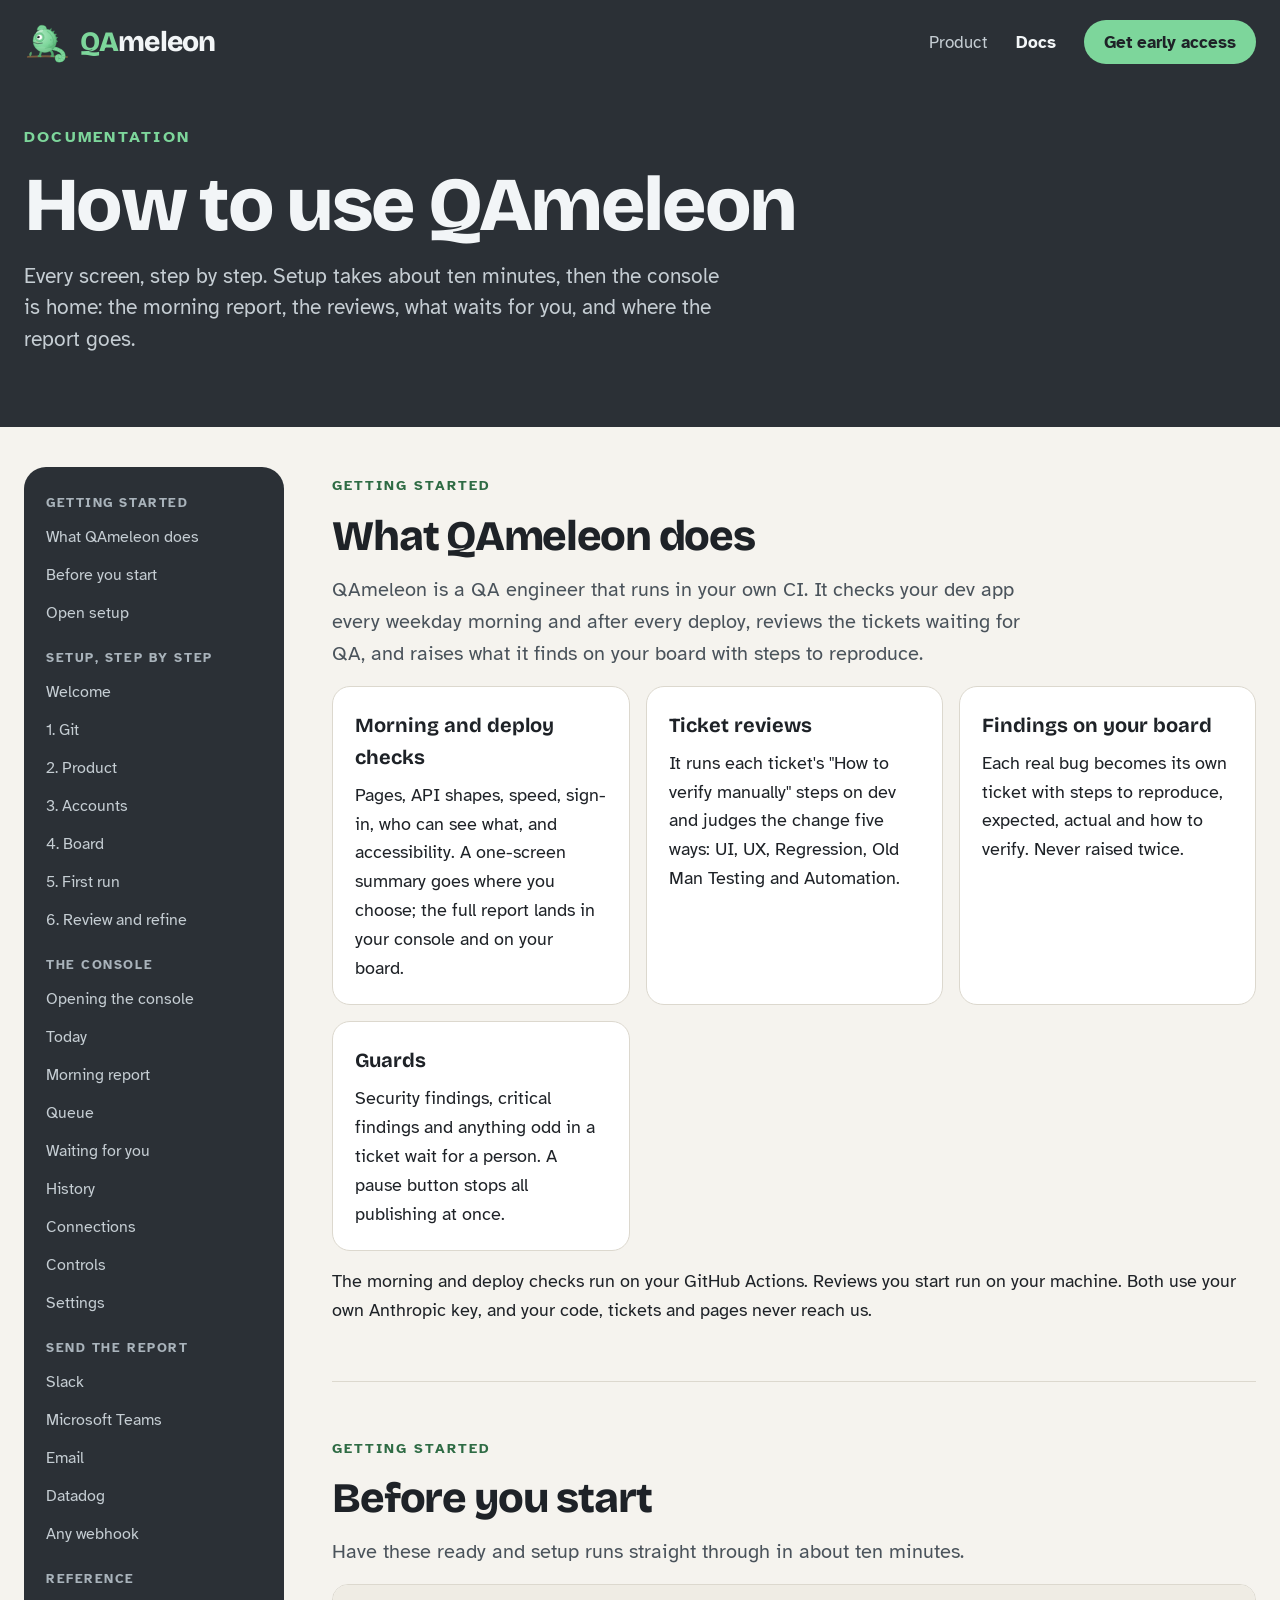
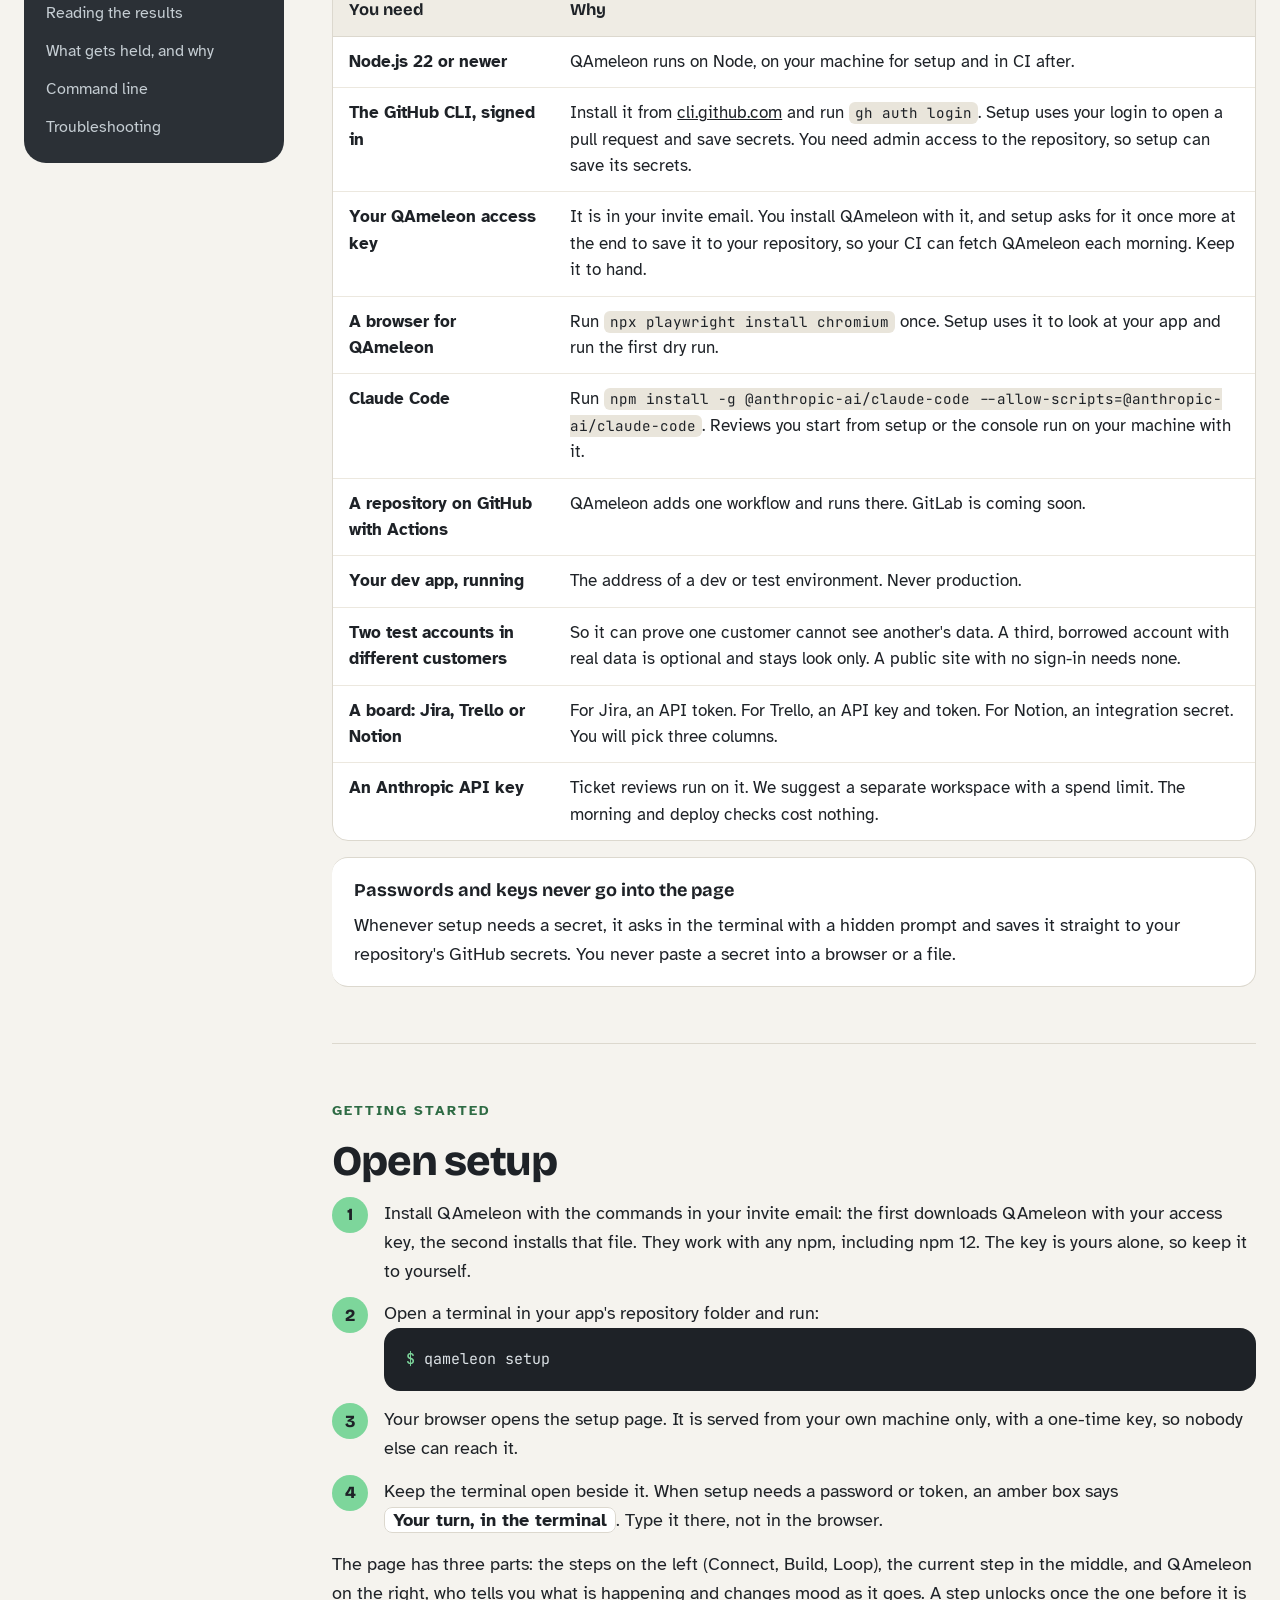
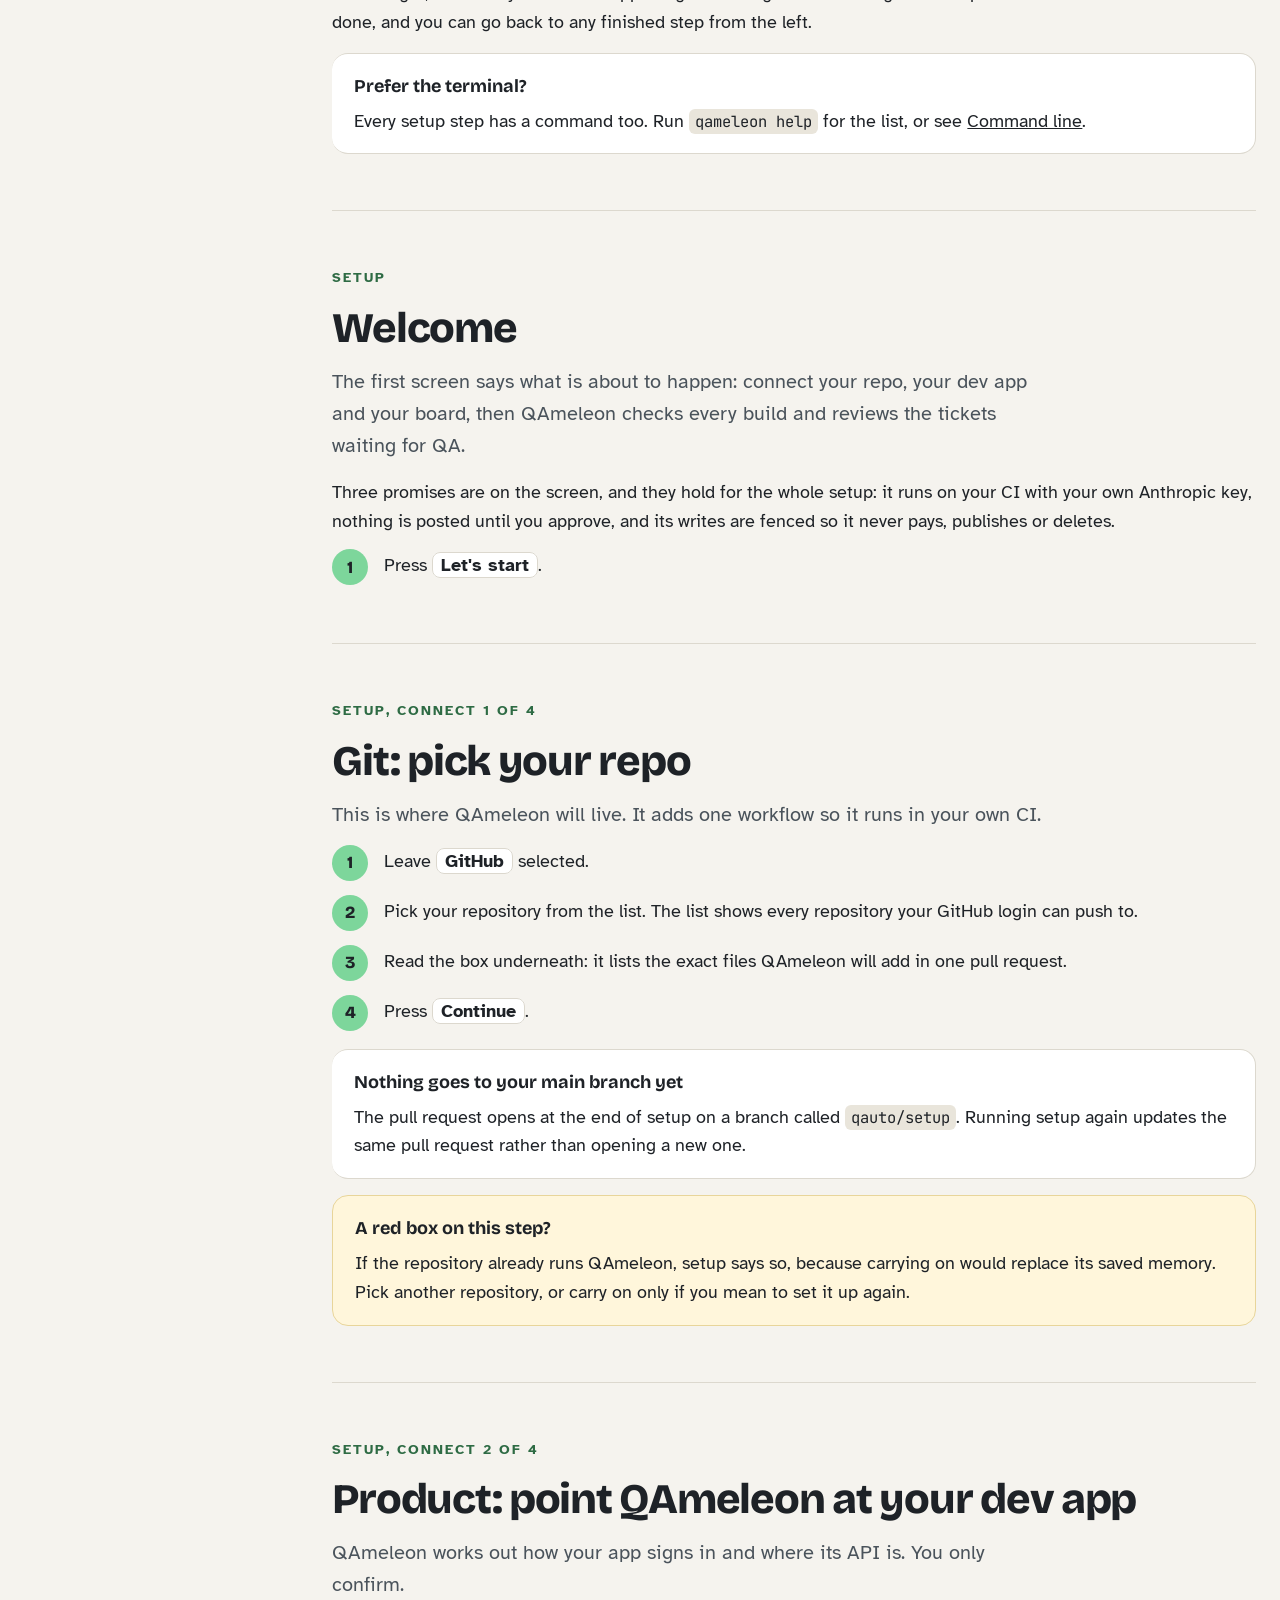
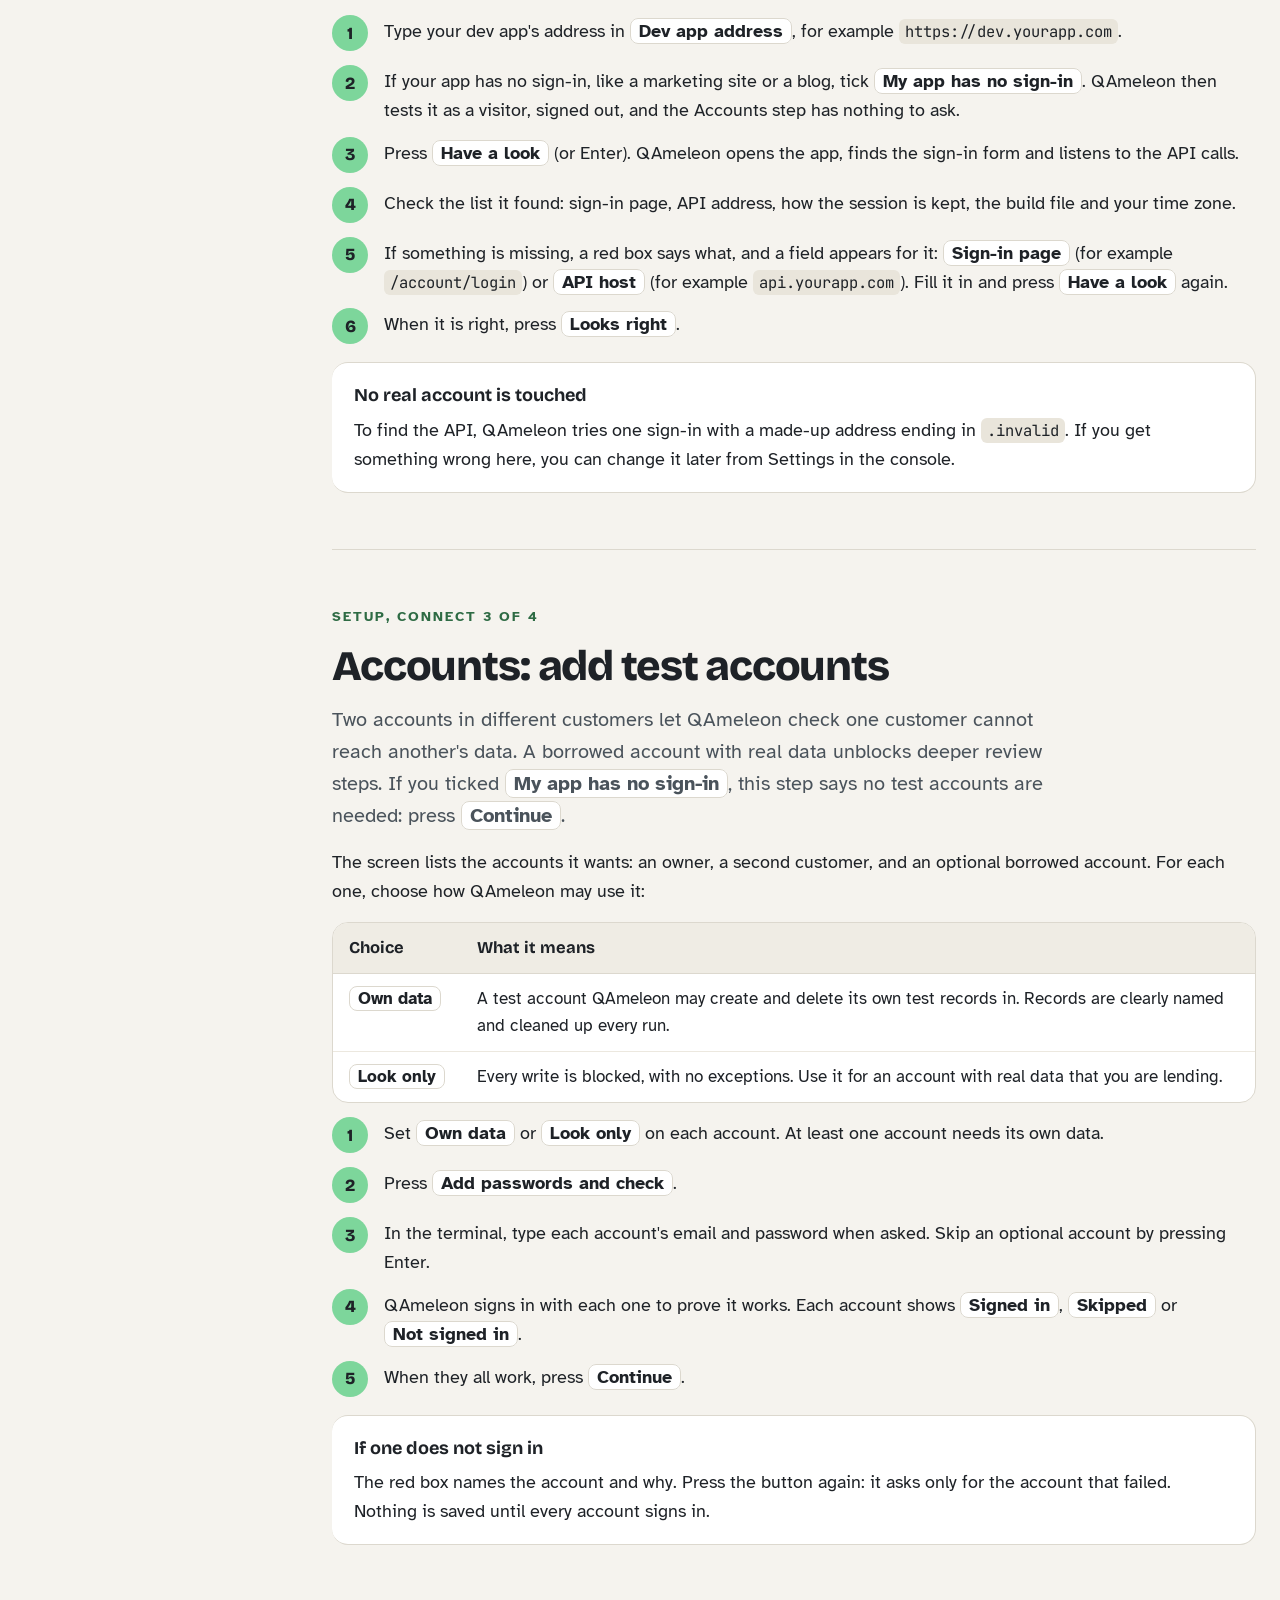
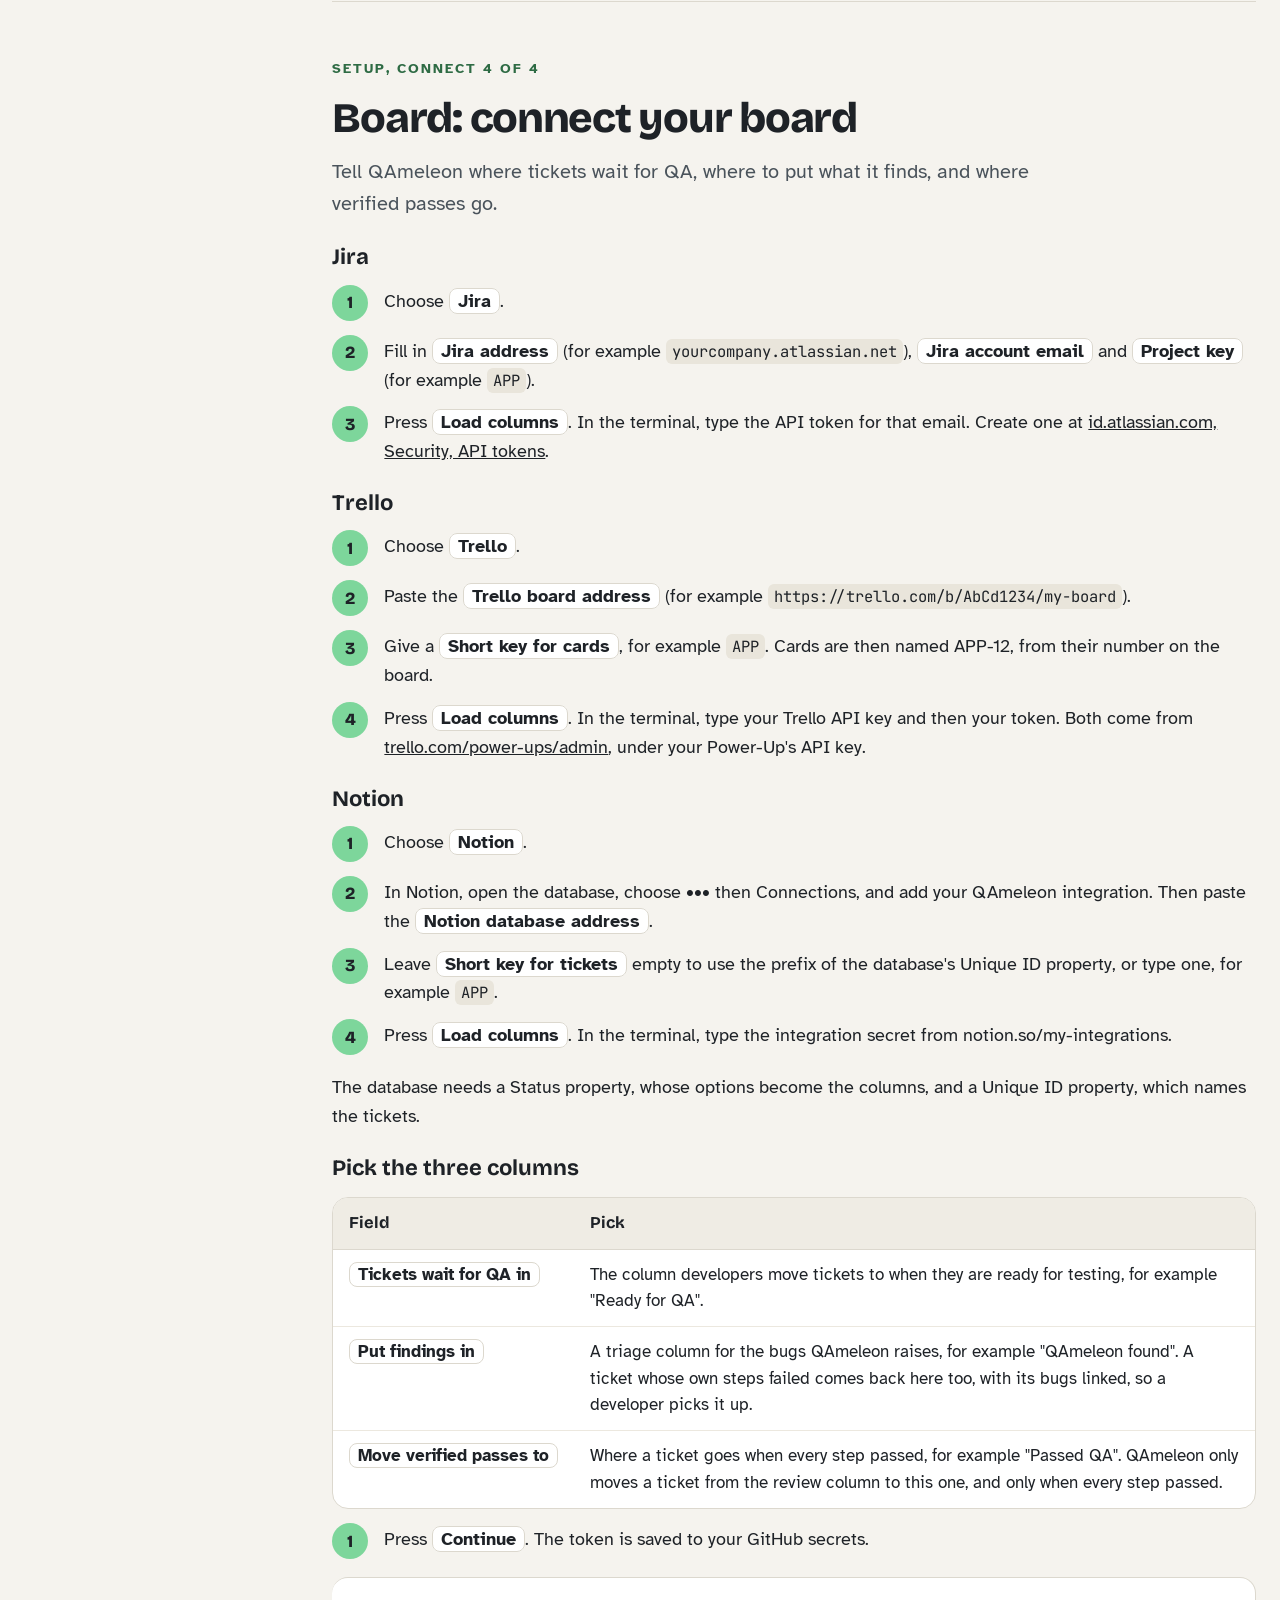
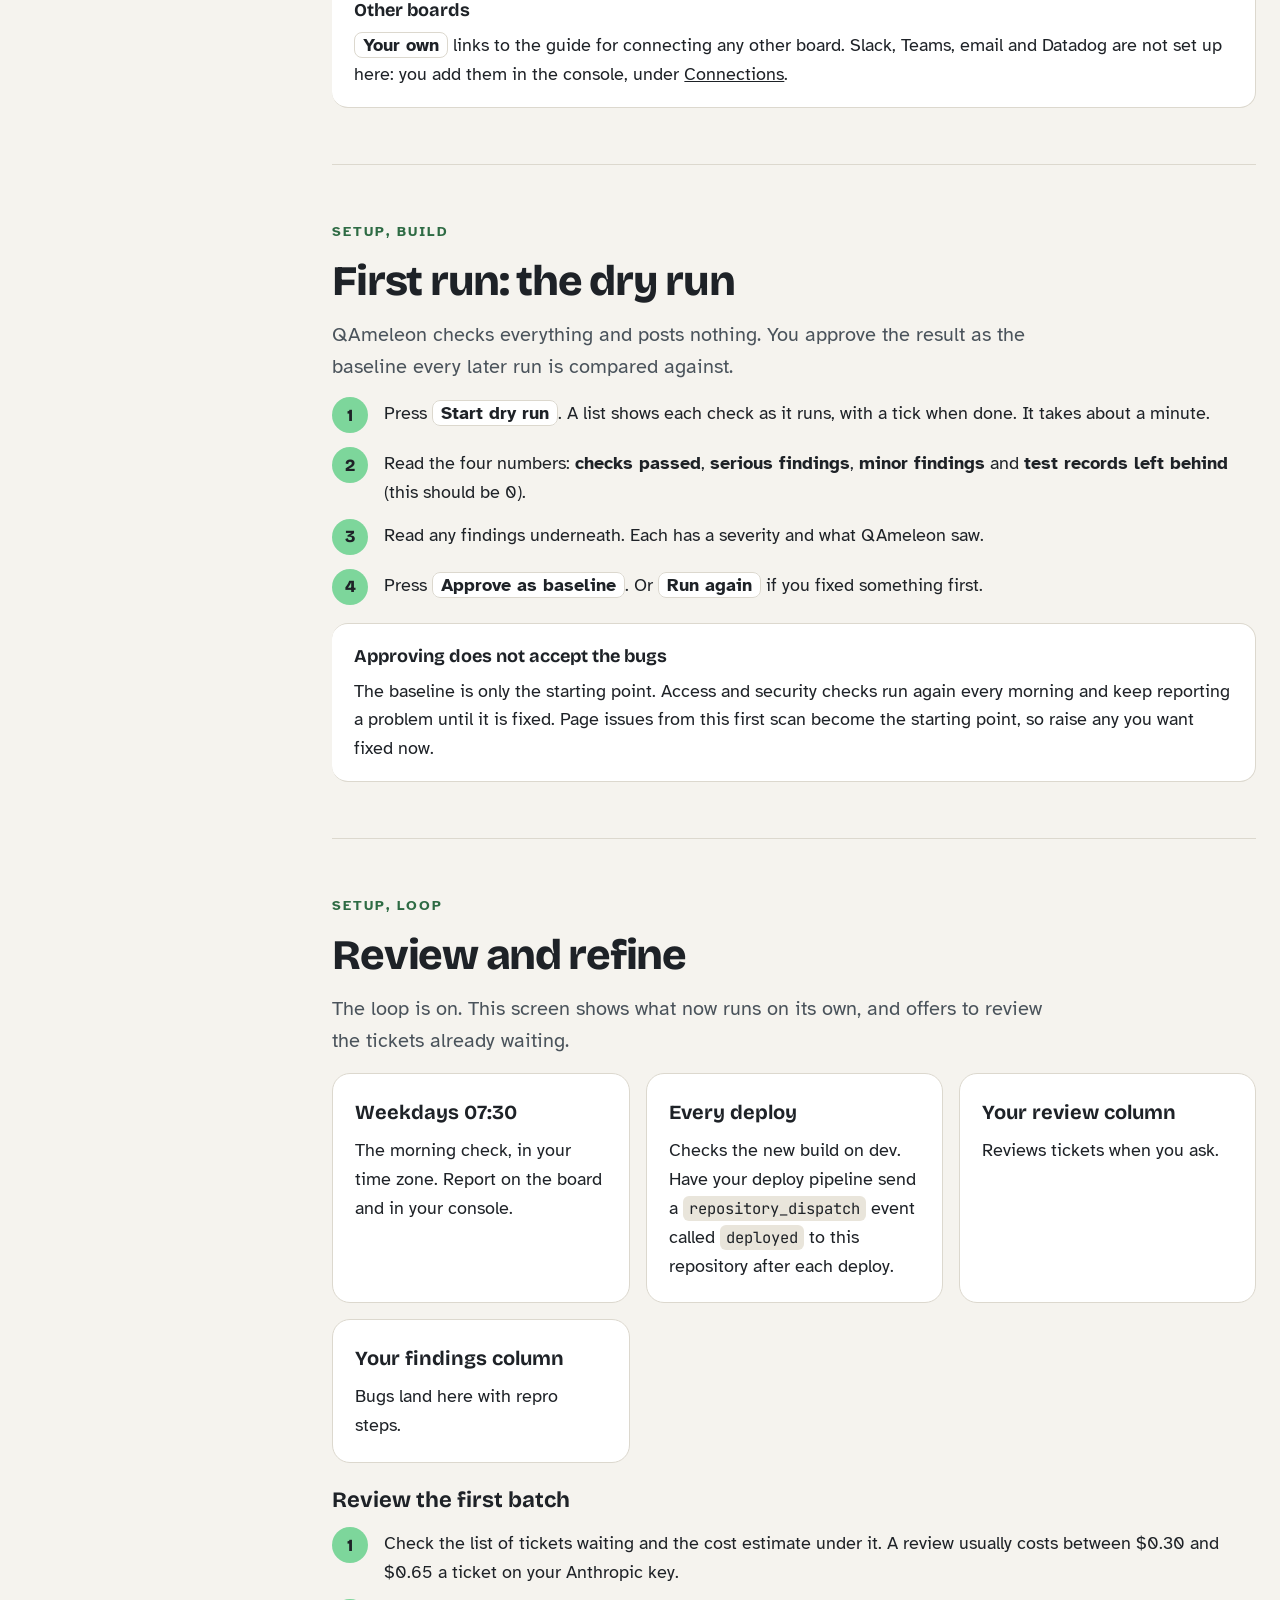
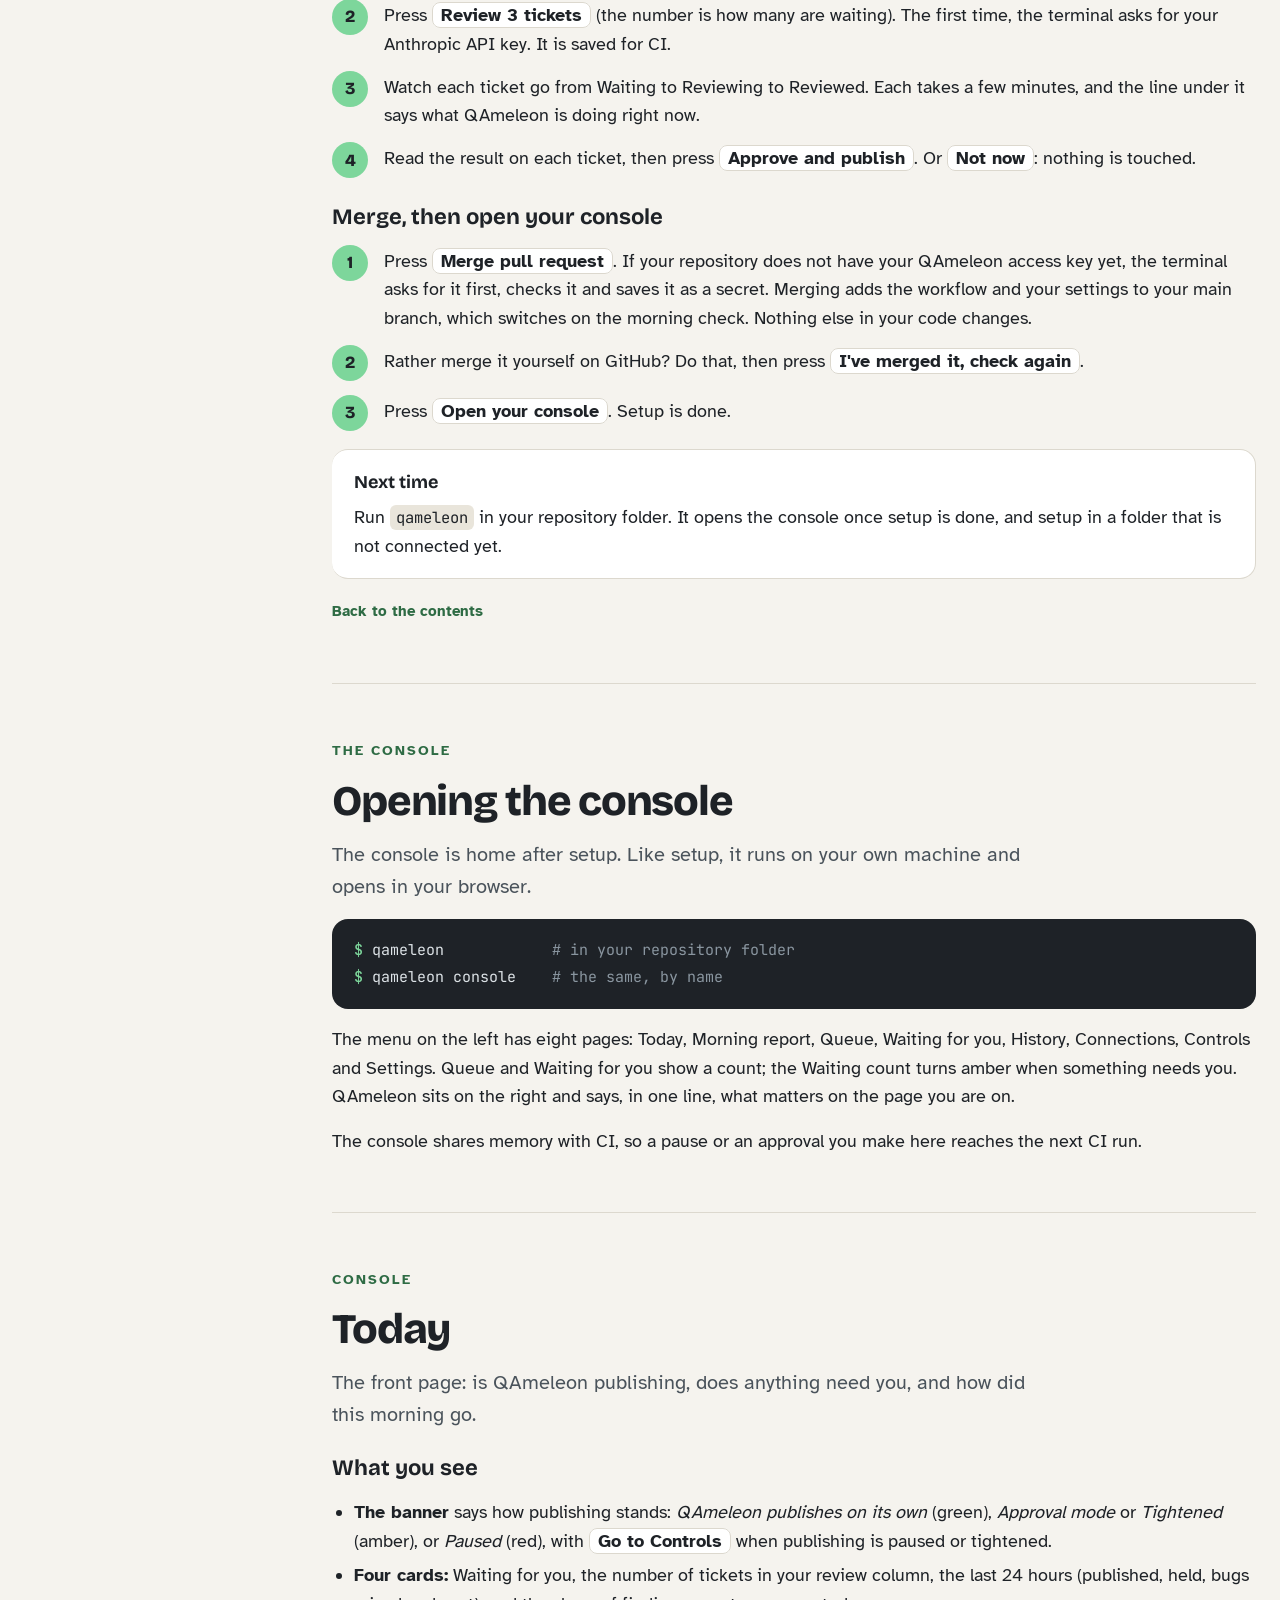
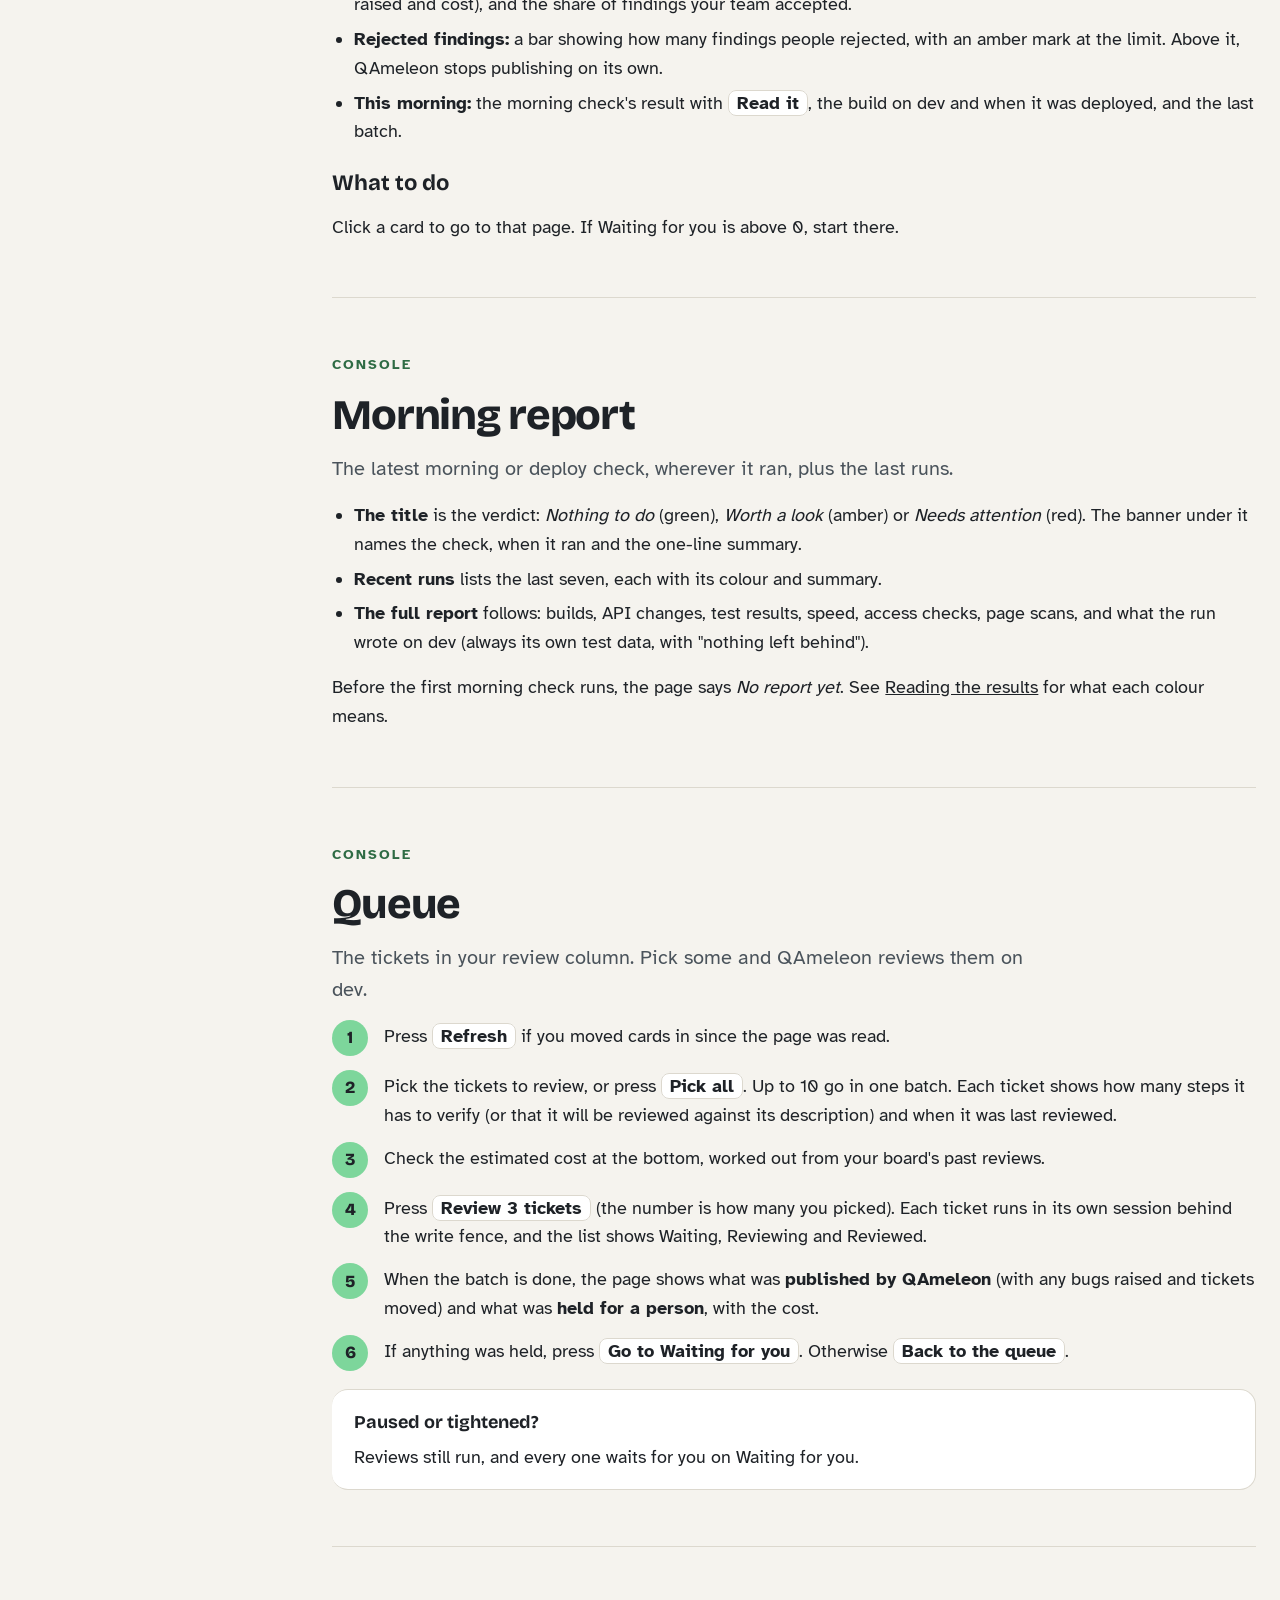
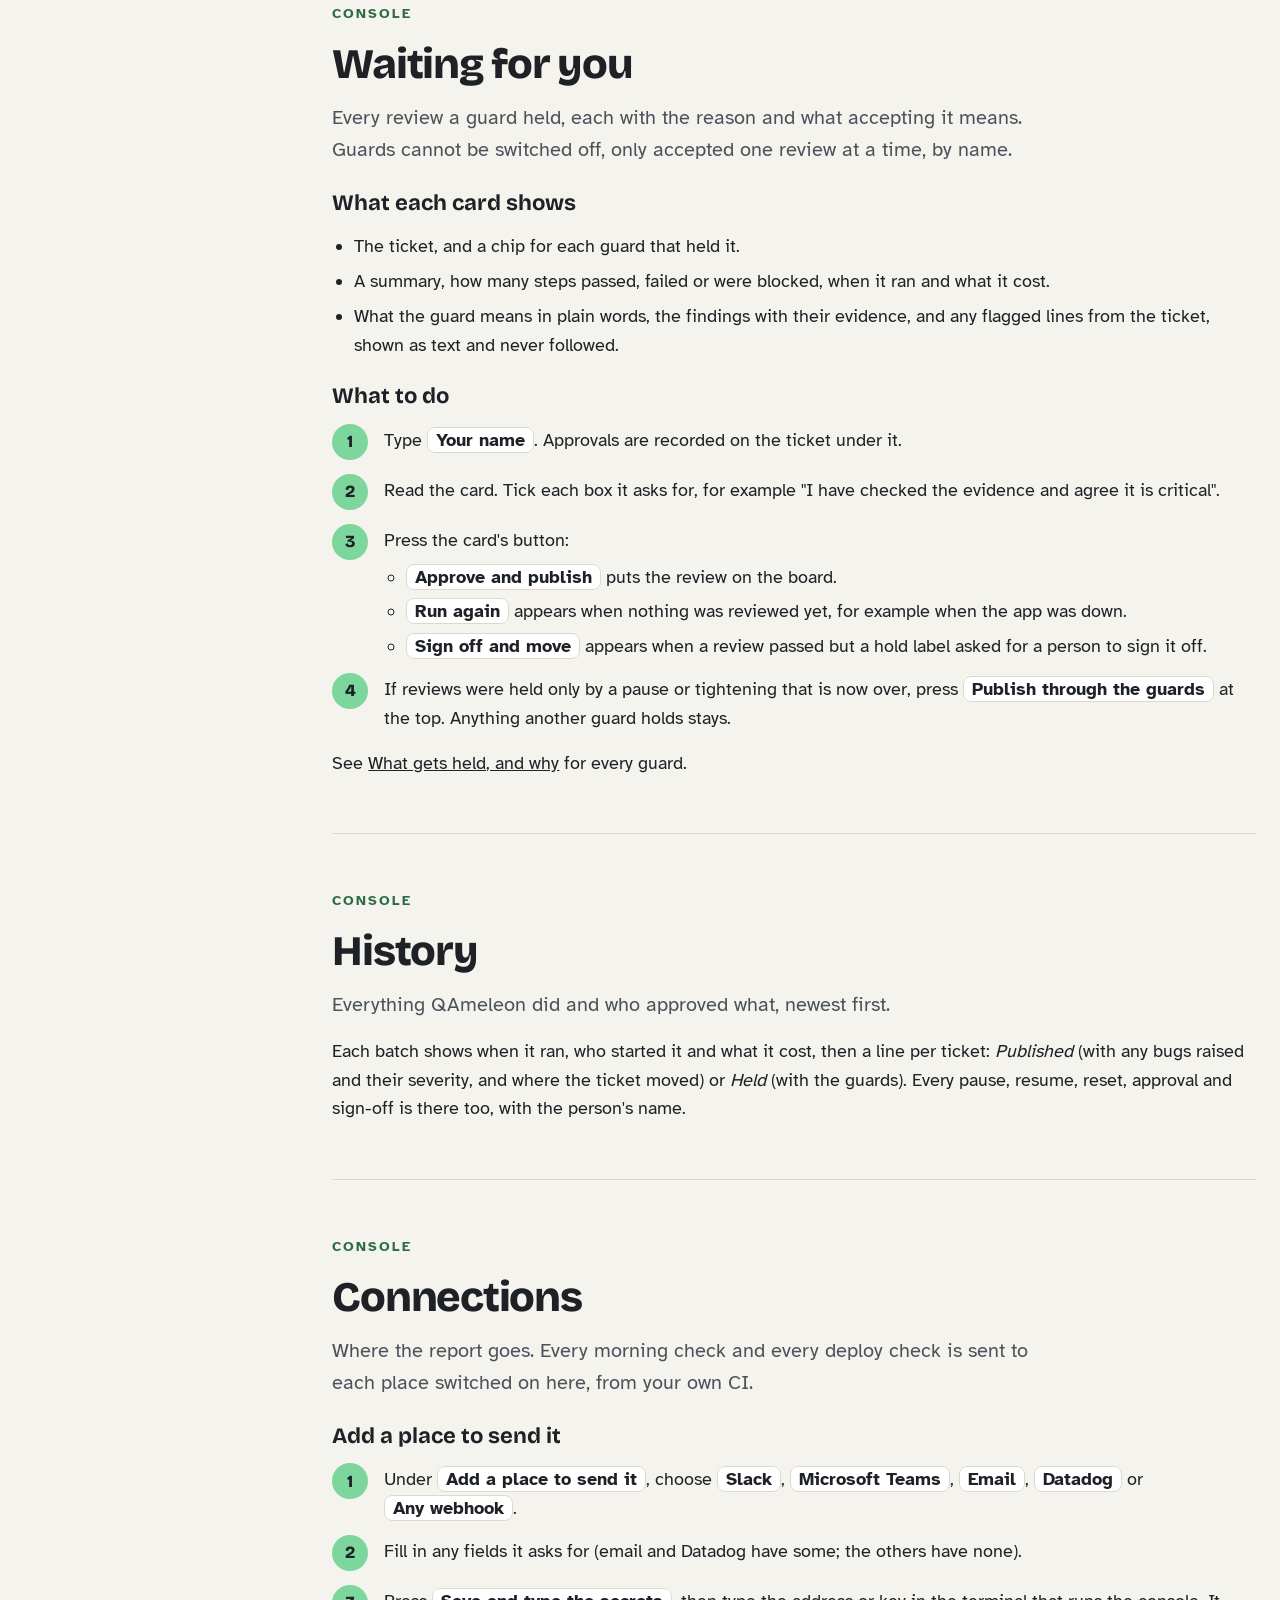
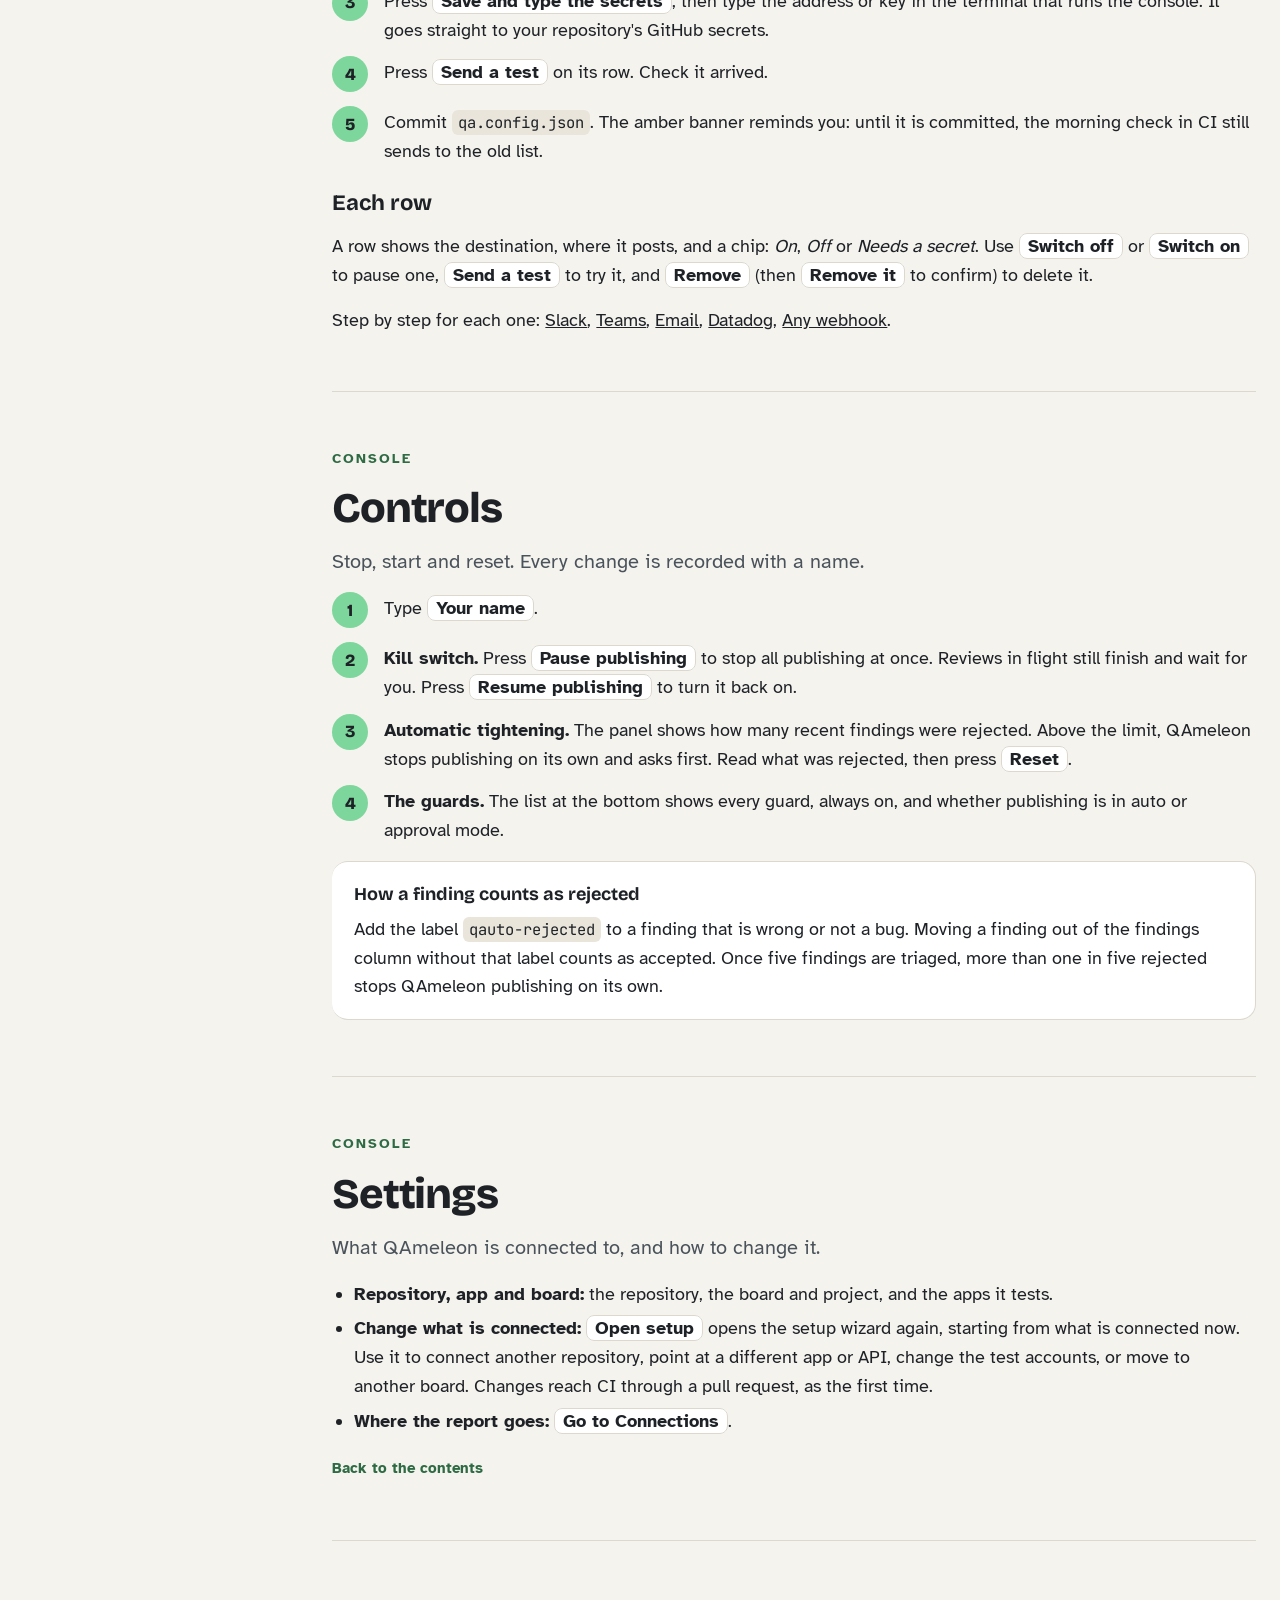
<file: docs/index.html>
<!doctype html>
<html lang="en">
<head>
<meta charset="utf-8">
<meta name="viewport" content="width=device-width, initial-scale=1">
<title>How to use QAmeleon</title>
<meta name="description" content="Setup, console and reference guide for QAmeleon.">
<link rel="icon" href="/favicon.svg" type="image/svg+xml">
<link rel="stylesheet" href="/fonts/fonts.css">
<link rel="preload" href="/fonts/bricolage-grotesque-latin-800-normal.woff2" as="font" type="font/woff2" crossorigin>
<link rel="preload" href="/fonts/atkinson-hyperlegible-latin-400-normal.woff2" as="font" type="font/woff2" crossorigin>
<style>
*,*::before,*::after{box-sizing:border-box}
.skip{position:absolute;left:16px;top:-60px;z-index:10;padding:12px 18px;border-radius:999px;background:#7DD69B;color:#1E2227;font-weight:700;text-decoration:none}.skip:focus{top:12px}
:focus-visible{outline:3px solid #1E2227;outline-offset:0;box-shadow:0 0 0 6px #7DD69B}
body{margin:0;background:#F5F3EE}
a{color:#1E2227}a:hover{color:#4A535B}
.doc h2{margin:0;font-family:'Bricolage Grotesque',system-ui,sans-serif;font-size:clamp(30px,3.6vw,42px);line-height:1.05;font-weight:800;letter-spacing:-0.03em;scroll-margin-top:24px}
.doc h3{margin:8px 0 0;font-family:'Bricolage Grotesque',system-ui,sans-serif;font-size:22px;line-height:1.2;font-weight:700}
.doc p{margin:0}
.doc section{display:flex;flex-direction:column;gap:16px;padding:56px 0;border-top:1px solid #DCD8CE;scroll-margin-top:24px}
.doc .kick{font-size:14px;font-weight:700;letter-spacing:0.14em;text-transform:uppercase;color:#2E6B44}
.doc .lead{font-size:20px;color:#4A535B;max-width:720px}
.doc ul{margin:0;padding-left:22px;display:flex;flex-direction:column;gap:6px}
.doc ol.steps{margin:0;padding:0;list-style:none;counter-reset:s;display:flex;flex-direction:column;gap:14px}
.doc ol.steps>li{counter-increment:s;position:relative;padding-left:52px;min-height:36px}
.doc ol.steps>li::before{content:counter(s);position:absolute;left:0;top:-2px;width:36px;height:36px;border-radius:999px;background:#7DD69B;color:#1E2227;font-family:'Bricolage Grotesque',system-ui,sans-serif;font-weight:800;font-size:17px;display:flex;align-items:center;justify-content:center}
.doc code{font-family:'JetBrains Mono',ui-monospace,monospace;font-size:0.86em;background:#E9E5DB;padding:2px 6px;border-radius:6px;overflow-wrap:anywhere}
.doc .term{background:#1E2227;color:#DCE2E6;border-radius:16px;padding:18px 22px;font-family:'JetBrains Mono',ui-monospace,monospace;font-size:15px;line-height:1.8;white-space:pre-wrap;overflow-wrap:anywhere}
.doc .term b{color:#7DD69B;font-weight:500}
.doc .tip{background:#FFFFFF;border:1px solid #DCD8CE;border-left:0;border-radius:16px;padding:18px 22px;display:flex;flex-direction:column;gap:6px}
.doc .tip strong{font-family:'Bricolage Grotesque',system-ui,sans-serif;font-size:18px}
.doc .warn{background:#FFF6DB;border:1px solid #E8D59A}
.doc .ui{font-weight:700;background:#FFFFFF;border:1px solid #DCD8CE;border-radius:8px;padding:1px 8px;white-space:nowrap}
.doc .tw{overflow-x:auto;border:1px solid #DCD8CE;border-radius:16px;background:#FFFFFF}
.doc table{border-collapse:collapse;width:100%;min-width:560px;font-size:16.5px}
.doc th{text-align:left;font-family:'Bricolage Grotesque',system-ui,sans-serif;font-weight:700;padding:12px 16px;background:#EFECE4;border-bottom:1px solid #DCD8CE}
.doc td{padding:12px 16px;border-bottom:1px solid #ECE8DF;vertical-align:top}
.doc tr:last-child td{border-bottom:0}
@media (max-width:640px){.doc table{min-width:0;font-size:15.5px}.doc th,.doc td{padding:10px 12px}}
.doc .grid2{display:grid;grid-template-columns:repeat(auto-fit,minmax(min(260px,100%),1fr));gap:16px}
.doc .card{background:#FFFFFF;border:1px solid #DCD8CE;border-radius:18px;padding:22px;display:flex;flex-direction:column;gap:8px}
.doc .card strong{font-family:'Bricolage Grotesque',system-ui,sans-serif;font-size:20px}
.doc .top{font-size:15px;font-weight:700;color:#2E6B44;text-decoration:none}
.toc a{display:flex;align-items:center;min-height:36px;padding:2px 12px;border-radius:10px;color:#C5CDD3;text-decoration:none;font-size:16px}
.doc a{padding-block:4px}
footer a{display:inline-block;padding-block:3px}
.toc a:hover{background:#353B42;color:#F2F5F7}
.toc h2{margin:14px 0 4px;padding:0 12px;font-size:13px;font-weight:700;letter-spacing:0.12em;text-transform:uppercase;color:#A9B3BB;font-family:'Atkinson Hyperlegible',sans-serif}
</style>
</head>
<body>
<a class="skip" href="#main">Skip to content</a>
<div style="background: #F5F3EE; color: #1E2227; font-family: 'Atkinson Hyperlegible', 'Verdana', sans-serif; font-size: 18px; line-height: 1.6">

<header style="background: #2B3036; color: #F2F5F7">
<nav aria-label="Main" style="max-width: 1280px; margin: 0 auto; padding: 20px 24px; display: flex; flex-wrap: wrap; align-items: center; justify-content: space-between; gap: 16px">
<a href="/" style="display: flex; align-items: center; gap: 10px; color: #F2F5F7; text-decoration: none; font-family: 'Bricolage Grotesque', system-ui, sans-serif; font-weight: 800; font-size: 28px; letter-spacing: -0.03em">
<svg style="width: 46px; height: auto; display: block" viewBox="140 280 560 500" aria-hidden="true" focusable="false">
<defs>
<radialGradient id="qb-logo" cx="0.36" cy="0.3" r="0.8"><stop offset="0" stop-color="#A8E6BC"/><stop offset="0.55" stop-color="#7DD69B"/><stop offset="1" stop-color="#4FA86C"/></radialGradient>
<clipPath id="qc-logo"><circle cx="393" cy="508" r="140"/></clipPath>
</defs>
<path d="M 186 704 Q 400 690 664 706" fill="none" stroke="#6E5338" stroke-width="22" stroke-linecap="round"/>
<path d="M 196 698 Q 400 685 650 699" fill="none" stroke="#9A7651" stroke-width="5" stroke-linecap="round"/>
<path d="M 214 700 C 196 676 206 650 232 642 C 238 668 232 688 214 700 Z" fill="#5FA86E"/>
<path d="M 214 700 Q 222 672 230 648" fill="none" stroke="#3F7E4E" stroke-width="3" stroke-linecap="round"/>
<path d="M 300 380 C 300 330 352 300 404 334 L 420 372 Z" fill="#7DD69B" stroke="#4FA86C" stroke-width="5" stroke-linejoin="round"/>
<path d="M 326 352 Q 360 330 392 346" fill="none" stroke="#4FA86C" stroke-opacity="0.4" stroke-width="5" stroke-linecap="round"/>
<path d="M 448.5 381.6 L 472.3 358.8 L 466.7 391.4 Z" fill="#4FA86C" stroke="#4FA86C" stroke-width="7" stroke-linejoin="round"/><path d="M 481.2 401.8 L 508.3 388.6 L 496.0 416.2 Z" fill="#4FA86C" stroke="#4FA86C" stroke-width="7" stroke-linejoin="round"/><path d="M 507.0 430.2 L 534.2 426.5 L 517.3 448.1 Z" fill="#4FA86C" stroke="#4FA86C" stroke-width="7" stroke-linejoin="round"/><path d="M 524.0 464.7 L 548.2 469.3 L 529.0 484.7 Z" fill="#4FA86C" stroke="#4FA86C" stroke-width="7" stroke-linejoin="round"/><path d="M 530.9 502.5 L 549.9 513.5 L 530.2 523.1 Z" fill="#4FA86C" stroke="#4FA86C" stroke-width="7" stroke-linejoin="round"/>
<path d="M 482 596 C 566 606 628 646 622 704 C 616 756 548 760 540 724 C 534 698 562 686 582 702" fill="none" stroke="#4FA86C" stroke-width="48" stroke-linecap="round"/>
<path d="M 482 596 C 566 606 628 646 622 704 C 616 756 548 760 540 724 C 534 698 562 686 582 702" fill="none" stroke="#7DD69B" stroke-width="38" stroke-linecap="round"/>
<path d="M 482 596 C 566 606 628 646 622 704 C 616 756 548 760 540 724 C 534 698 562 686 582 702" fill="none" stroke="#4FA86C" stroke-opacity="0.35" stroke-width="38" stroke-dasharray="7 24"/>
<path d="M 462 626 Q 500 660 486 694" fill="none" stroke="#4FA86C" stroke-width="26" stroke-linecap="round"/><ellipse cx="475" cy="696" rx="14" ry="10" fill="#4FA86C"/><ellipse cx="497" cy="698" rx="14" ry="10" fill="#4FA86C"/>
<path d="M 348 636 Q 340 668 330 694" fill="none" stroke="#4FA86C" stroke-width="26" stroke-linecap="round"/><ellipse cx="319" cy="696" rx="14" ry="10" fill="#4FA86C"/><ellipse cx="341" cy="698" rx="14" ry="10" fill="#4FA86C"/>
<circle cx="393" cy="508" r="143" fill="url(#qb-logo)" stroke="#4FA86C" stroke-width="5"/>
<g clip-path="url(#qc-logo)">
<ellipse cx="364" cy="650" rx="150" ry="72" fill="#A8E6BC" fill-opacity="0.32"/>
<path d="M 424 392 Q 506 446 504 552" fill="none" stroke="#4FA86C" stroke-opacity="0.35" stroke-width="13" stroke-linecap="round"/>
<path d="M 400 600 Q 474 590 524 546" fill="none" stroke="#4FA86C" stroke-opacity="0.35" stroke-width="13" stroke-linecap="round"/>
</g>
<circle cx="466" cy="498" r="10" fill="#4FA86C" fill-opacity="0.4"/><circle cx="492" cy="526" r="6" fill="#4FA86C" fill-opacity="0.4"/><circle cx="446" cy="560" r="7" fill="#4FA86C" fill-opacity="0.4"/>
<ellipse cx="330" cy="396" rx="46" ry="18" transform="rotate(-24 330 396)" fill="#FFFFFF" fill-opacity="0.35"/>
<circle cx="264" cy="497" r="4.5" fill="#4FA86C"/>
<ellipse cx="304" cy="524" rx="17" ry="9" fill="#F08A8A" fill-opacity="0.35"/>
<path d="M 256 530 Q 306 556 362 538" fill="none" stroke="#1D2125" stroke-width="6" stroke-linecap="round"/>
<circle cx="330" cy="465" r="54" fill="#7DD69B" stroke="#4FA86C" stroke-width="6"/>
<circle cx="330" cy="465" r="44" fill="none" stroke="#4FA86C" stroke-opacity="0.35" stroke-width="3"/>
<circle cx="330" cy="465" r="34" fill="#FFFFFF" stroke="#4FA86C" stroke-width="4"/>
<circle cx="315" cy="463" r="16" fill="#1D2125"/><circle cx="309" cy="457" r="5.5" fill="#FFFFFF"/>

</svg>

<span><span style="color: #7DD69B">QA</span>meleon</span>
</a>
<div style="display: flex; flex-wrap: wrap; align-items: center; gap: 8px 28px; font-size: 17px">
<a href="/" style="color: #C5CDD3; text-decoration: none">Product</a>
<a href="#contents" aria-current="page" style="color: #F2F5F7; text-decoration: none; font-weight: 700">Docs</a>
<a href="/#start" style="display: inline-flex; align-items: center; min-height: 44px; padding: 0 20px; border-radius: 999px; background: #7DD69B; color: #1E2227; text-decoration: none; font-weight: 700">Get early access</a>
</div>
</nav>
<div style="max-width: 1280px; margin: 0 auto; padding: 40px 24px 72px; display: flex; flex-direction: column; gap: 18px">
<p style="margin: 0; font-size: 16px; font-weight: 700; letter-spacing: 0.14em; text-transform: uppercase; color: #7DD69B">Documentation</p>
<h1 style="margin: 0; max-width: 900px; font-family: 'Bricolage Grotesque', system-ui, sans-serif; font-size: clamp(44px, 6vw, 76px); line-height: 0.98; font-weight: 800; letter-spacing: -0.035em">How to use QAmeleon</h1>
<p style="margin: 0; max-width: 700px; font-size: 21px; line-height: 1.5; color: #C5CDD3">Every screen, step by step. Setup takes about ten minutes, then the console is home: the morning report, the reviews, what waits for you, and where the report goes.</p>
</div>
</header>

<div style="max-width: 1280px; margin: 0 auto; padding: 40px 24px 96px; display: flex; flex-wrap: wrap; align-items: flex-start; gap: 48px">

<nav id="contents" class="toc" aria-label="On this page" style="flex: 1 1 260px; max-width: 100%; background: #2B3036; border-radius: 22px; padding: 12px 10px 18px; display: flex; flex-direction: column; gap: 2px">
<h2>Getting started</h2>
<a href="#overview">What QAmeleon does</a>
<a href="#before">Before you start</a>
<a href="#open-setup">Open setup</a>
<h2>Setup, step by step</h2>
<a href="#setup-welcome">Welcome</a>
<a href="#setup-git">1. Git</a>
<a href="#setup-product">2. Product</a>
<a href="#setup-accounts">3. Accounts</a>
<a href="#setup-board">4. Board</a>
<a href="#setup-build">5. First run</a>
<a href="#setup-loop">6. Review and refine</a>
<h2>The console</h2>
<a href="#console">Opening the console</a>
<a href="#console-today">Today</a>
<a href="#console-report">Morning report</a>
<a href="#console-queue">Queue</a>
<a href="#console-waiting">Waiting for you</a>
<a href="#console-history">History</a>
<a href="#console-connections">Connections</a>
<a href="#console-controls">Controls</a>
<a href="#console-settings">Settings</a>
<h2>Send the report</h2>
<a href="#slack">Slack</a>
<a href="#teams">Microsoft Teams</a>
<a href="#email">Email</a>
<a href="#datadog">Datadog</a>
<a href="#webhook">Any webhook</a>
<h2>Reference</h2>
<a href="#results">Reading the results</a>
<a href="#guards">What gets held, and why</a>
<a href="#cli">Command line</a>
<a href="#trouble">Troubleshooting</a>
</nav>

<main id="main" class="doc" style="flex: 999 1 560px; min-width: 0; display: flex; flex-direction: column">

<section id="overview" style="border-top: 0; padding-top: 8px">
<p class="kick">Getting started</p>
<h2>What QAmeleon does</h2>
<p class="lead">QAmeleon is a QA engineer that runs in your own CI. It checks your dev app every weekday morning and after every deploy, reviews the tickets waiting for QA, and raises what it finds on your board with steps to reproduce.</p>
<div class="grid2">
<div class="card"><strong>Morning and deploy checks</strong><p>Pages, API shapes, speed, sign-in, who can see what, and accessibility. A one-screen summary goes where you choose; the full report lands in your console and on your board.</p></div>
<div class="card"><strong>Ticket reviews</strong><p>It runs each ticket's "How to verify manually" steps on dev and judges the change five ways: UI, UX, Regression, Old Man Testing and Automation.</p></div>
<div class="card"><strong>Findings on your board</strong><p>Each real bug becomes its own ticket with steps to reproduce, expected, actual and how to verify. Never raised twice.</p></div>
<div class="card"><strong>Guards</strong><p>Security findings, critical findings and anything odd in a ticket wait for a person. A pause button stops all publishing at once.</p></div>
</div>
<p>The morning and deploy checks run on your GitHub Actions. Reviews you start run on your machine. Both use your own Anthropic key, and your code, tickets and pages never reach us.</p>
</section>

<section id="before">
<p class="kick">Getting started</p>
<h2>Before you start</h2>
<p class="lead">Have these ready and setup runs straight through in about ten minutes.</p>
<div class="tw"><table>
<thead><tr><th scope="col">You need</th><th scope="col">Why</th></tr></thead>
<tbody>
<tr><td><strong>Node.js 22 or newer</strong></td><td>QAmeleon runs on Node, on your machine for setup and in CI after.</td></tr>
<tr><td><strong>The GitHub CLI, signed in</strong></td><td>Install it from <a href="https://cli.github.com">cli.github.com</a> and run <code>gh auth login</code>. Setup uses your login to open a pull request and save secrets. You need admin access to the repository, so setup can save its secrets.</td></tr>
<tr><td><strong>Your QAmeleon access key</strong></td><td>It is in your invite email. You install QAmeleon with it, and setup asks for it once more at the end to save it to your repository, so your CI can fetch QAmeleon each morning. Keep it to hand.</td></tr>
<tr><td><strong>A browser for QAmeleon</strong></td><td>Run <code>npx playwright install chromium</code> once. Setup uses it to look at your app and run the first dry run.</td></tr>
<tr><td><strong>Claude Code</strong></td><td>Run <code>npm install -g @anthropic-ai/claude-code --allow-scripts=@anthropic-ai/claude-code</code>. Reviews you start from setup or the console run on your machine with it.</td></tr>
<tr><td><strong>A repository on GitHub with Actions</strong></td><td>QAmeleon adds one workflow and runs there. GitLab is coming soon.</td></tr>
<tr><td><strong>Your dev app, running</strong></td><td>The address of a dev or test environment. Never production.</td></tr>
<tr><td><strong>Two test accounts in different customers</strong></td><td>So it can prove one customer cannot see another's data. A third, borrowed account with real data is optional and stays look only. A public site with no sign-in needs none.</td></tr>
<tr><td><strong>A board: Jira, Trello or Notion</strong></td><td>For Jira, an API token. For Trello, an API key and token. For Notion, an integration secret. You will pick three columns.</td></tr>
<tr><td><strong>An Anthropic API key</strong></td><td>Ticket reviews run on it. We suggest a separate workspace with a spend limit. The morning and deploy checks cost nothing.</td></tr>
</tbody>
</table></div>
<div class="tip"><strong>Passwords and keys never go into the page</strong><p>Whenever setup needs a secret, it asks in the terminal with a hidden prompt and saves it straight to your repository's GitHub secrets. You never paste a secret into a browser or a file.</p></div>
</section>

<section id="open-setup">
<p class="kick">Getting started</p>
<h2>Open setup</h2>
<ol class="steps">
<li>Install QAmeleon with the commands in your invite email: the first downloads QAmeleon with your access key, the second installs that file. They work with any npm, including npm 12. The key is yours alone, so keep it to yourself.</li>
<li>Open a terminal in your app's repository folder and run:
<div class="term"><b>$</b> qameleon setup</div></li>
<li>Your browser opens the setup page. It is served from your own machine only, with a one-time key, so nobody else can reach it.</li>
<li>Keep the terminal open beside it. When setup needs a password or token, an amber box says <span class="ui">Your turn, in the terminal</span>. Type it there, not in the browser.</li>
</ol>
<p>The page has three parts: the steps on the left (Connect, Build, Loop), the current step in the middle, and QAmeleon on the right, who tells you what is happening and changes mood as it goes. A step unlocks once the one before it is done, and you can go back to any finished step from the left.</p>
<div class="tip"><strong>Prefer the terminal?</strong><p>Every setup step has a command too. Run <code>qameleon help</code> for the list, or see <a href="#cli">Command line</a>.</p></div>
</section>

<section id="setup-welcome">
<p class="kick">Setup</p>
<h2>Welcome</h2>
<p class="lead">The first screen says what is about to happen: connect your repo, your dev app and your board, then QAmeleon checks every build and reviews the tickets waiting for QA.</p>
<p>Three promises are on the screen, and they hold for the whole setup: it runs on your CI with your own Anthropic key, nothing is posted until you approve, and its writes are fenced so it never pays, publishes or deletes.</p>
<ol class="steps"><li>Press <span class="ui">Let's start</span>.</li></ol>
</section>

<section id="setup-git">
<p class="kick">Setup, Connect 1 of 4</p>
<h2>Git: pick your repo</h2>
<p class="lead">This is where QAmeleon will live. It adds one workflow so it runs in your own CI.</p>
<ol class="steps">
<li>Leave <span class="ui">GitHub</span> selected.</li>
<li>Pick your repository from the list. The list shows every repository your GitHub login can push to.</li>
<li>Read the box underneath: it lists the exact files QAmeleon will add in one pull request.</li>
<li>Press <span class="ui">Continue</span>.</li>
</ol>
<div class="tip"><strong>Nothing goes to your main branch yet</strong><p>The pull request opens at the end of setup on a branch called <code>qauto/setup</code>. Running setup again updates the same pull request rather than opening a new one.</p></div>
<div class="tip warn"><strong>A red box on this step?</strong><p>If the repository already runs QAmeleon, setup says so, because carrying on would replace its saved memory. Pick another repository, or carry on only if you mean to set it up again.</p></div>
</section>

<section id="setup-product">
<p class="kick">Setup, Connect 2 of 4</p>
<h2>Product: point QAmeleon at your dev app</h2>
<p class="lead">QAmeleon works out how your app signs in and where its API is. You only confirm.</p>
<ol class="steps">
<li>Type your dev app's address in <span class="ui">Dev app address</span>, for example <code>https://dev.yourapp.com</code>.</li>
<li>If your app has no sign-in, like a marketing site or a blog, tick <span class="ui">My app has no sign-in</span>. QAmeleon then tests it as a visitor, signed out, and the Accounts step has nothing to ask.</li>
<li>Press <span class="ui">Have a look</span> (or Enter). QAmeleon opens the app, finds the sign-in form and listens to the API calls.</li>
<li>Check the list it found: sign-in page, API address, how the session is kept, the build file and your time zone.</li>
<li>If something is missing, a red box says what, and a field appears for it: <span class="ui">Sign-in page</span> (for example <code>/account/login</code>) or <span class="ui">API host</span> (for example <code>api.yourapp.com</code>). Fill it in and press <span class="ui">Have a look</span> again.</li>
<li>When it is right, press <span class="ui">Looks right</span>.</li>
</ol>
<div class="tip"><strong>No real account is touched</strong><p>To find the API, QAmeleon tries one sign-in with a made-up address ending in <code>.invalid</code>. If you get something wrong here, you can change it later from Settings in the console.</p></div>
</section>

<section id="setup-accounts">
<p class="kick">Setup, Connect 3 of 4</p>
<h2>Accounts: add test accounts</h2>
<p class="lead">Two accounts in different customers let QAmeleon check one customer cannot reach another's data. A borrowed account with real data unblocks deeper review steps. If you ticked <span class="ui">My app has no sign-in</span>, this step says no test accounts are needed: press <span class="ui">Continue</span>.</p>
<p>The screen lists the accounts it wants: an owner, a second customer, and an optional borrowed account. For each one, choose how QAmeleon may use it:</p>
<div class="tw"><table>
<thead><tr><th scope="col">Choice</th><th scope="col">What it means</th></tr></thead>
<tbody>
<tr><td><span class="ui">Own data</span></td><td>A test account QAmeleon may create and delete its own test records in. Records are clearly named and cleaned up every run.</td></tr>
<tr><td><span class="ui">Look only</span></td><td>Every write is blocked, with no exceptions. Use it for an account with real data that you are lending.</td></tr>
</tbody>
</table></div>
<ol class="steps">
<li>Set <span class="ui">Own data</span> or <span class="ui">Look only</span> on each account. At least one account needs its own data.</li>
<li>Press <span class="ui">Add passwords and check</span>.</li>
<li>In the terminal, type each account's email and password when asked. Skip an optional account by pressing Enter.</li>
<li>QAmeleon signs in with each one to prove it works. Each account shows <span class="ui">Signed in</span>, <span class="ui">Skipped</span> or <span class="ui">Not signed in</span>.</li>
<li>When they all work, press <span class="ui">Continue</span>.</li>
</ol>
<div class="tip"><strong>If one does not sign in</strong><p>The red box names the account and why. Press the button again: it asks only for the account that failed. Nothing is saved until every account signs in.</p></div>
</section>

<section id="setup-board">
<p class="kick">Setup, Connect 4 of 4</p>
<h2>Board: connect your board</h2>
<p class="lead">Tell QAmeleon where tickets wait for QA, where to put what it finds, and where verified passes go.</p>
<h3>Jira</h3>
<ol class="steps">
<li>Choose <span class="ui">Jira</span>.</li>
<li>Fill in <span class="ui">Jira address</span> (for example <code>yourcompany.atlassian.net</code>), <span class="ui">Jira account email</span> and <span class="ui">Project key</span> (for example <code>APP</code>).</li>
<li>Press <span class="ui">Load columns</span>. In the terminal, type the API token for that email. Create one at <a href="https://id.atlassian.com/manage-profile/security/api-tokens">id.atlassian.com, Security, API tokens</a>.</li>
</ol>
<h3>Trello</h3>
<ol class="steps">
<li>Choose <span class="ui">Trello</span>.</li>
<li>Paste the <span class="ui">Trello board address</span> (for example <code>https://trello.com/b/AbCd1234/my-board</code>).</li>
<li>Give a <span class="ui">Short key for cards</span>, for example <code>APP</code>. Cards are then named APP-12, from their number on the board.</li>
<li>Press <span class="ui">Load columns</span>. In the terminal, type your Trello API key and then your token. Both come from <a href="https://trello.com/power-ups/admin">trello.com/power-ups/admin</a>, under your Power-Up's API key.</li>
</ol>
<h3>Notion</h3>
<ol class="steps">
<li>Choose <span class="ui">Notion</span>.</li>
<li>In Notion, open the database, choose ••• then Connections, and add your QAmeleon integration. Then paste the <span class="ui">Notion database address</span>.</li>
<li>Leave <span class="ui">Short key for tickets</span> empty to use the prefix of the database's Unique ID property, or type one, for example <code>APP</code>.</li>
<li>Press <span class="ui">Load columns</span>. In the terminal, type the integration secret from notion.so/my-integrations.</li>
</ol>
<p>The database needs a Status property, whose options become the columns, and a Unique ID property, which names the tickets.</p>
<h3>Pick the three columns</h3>
<div class="tw"><table>
<thead><tr><th scope="col">Field</th><th scope="col">Pick</th></tr></thead>
<tbody>
<tr><td><span class="ui">Tickets wait for QA in</span></td><td>The column developers move tickets to when they are ready for testing, for example "Ready for QA".</td></tr>
<tr><td><span class="ui">Put findings in</span></td><td>A triage column for the bugs QAmeleon raises, for example "QAmeleon found". A ticket whose own steps failed comes back here too, with its bugs linked, so a developer picks it up.</td></tr>
<tr><td><span class="ui">Move verified passes to</span></td><td>Where a ticket goes when every step passed, for example "Passed QA". QAmeleon only moves a ticket from the review column to this one, and only when every step passed.</td></tr>
</tbody>
</table></div>
<ol class="steps"><li>Press <span class="ui">Continue</span>. The token is saved to your GitHub secrets.</li></ol>
<div class="tip"><strong>Other boards</strong><p><span class="ui">Your own</span> links to the guide for connecting any other board. Slack, Teams, email and Datadog are not set up here: you add them in the console, under <a href="#console-connections">Connections</a>.</p></div>
</section>

<section id="setup-build">
<p class="kick">Setup, Build</p>
<h2>First run: the dry run</h2>
<p class="lead">QAmeleon checks everything and posts nothing. You approve the result as the baseline every later run is compared against.</p>
<ol class="steps">
<li>Press <span class="ui">Start dry run</span>. A list shows each check as it runs, with a tick when done. It takes about a minute.</li>
<li>Read the four numbers: <strong>checks passed</strong>, <strong>serious findings</strong>, <strong>minor findings</strong> and <strong>test records left behind</strong> (this should be 0).</li>
<li>Read any findings underneath. Each has a severity and what QAmeleon saw.</li>
<li>Press <span class="ui">Approve as baseline</span>. Or <span class="ui">Run again</span> if you fixed something first.</li>
</ol>
<div class="tip"><strong>Approving does not accept the bugs</strong><p>The baseline is only the starting point. Access and security checks run again every morning and keep reporting a problem until it is fixed. Page issues from this first scan become the starting point, so raise any you want fixed now.</p></div>
</section>

<section id="setup-loop">
<p class="kick">Setup, Loop</p>
<h2>Review and refine</h2>
<p class="lead">The loop is on. This screen shows what now runs on its own, and offers to review the tickets already waiting.</p>
<div class="grid2">
<div class="card"><strong>Weekdays 07:30</strong><p>The morning check, in your time zone. Report on the board and in your console.</p></div>
<div class="card"><strong>Every deploy</strong><p>Checks the new build on dev. Have your deploy pipeline send a <code>repository_dispatch</code> event called <code>deployed</code> to this repository after each deploy.</p></div>
<div class="card"><strong>Your review column</strong><p>Reviews tickets when you ask.</p></div>
<div class="card"><strong>Your findings column</strong><p>Bugs land here with repro steps.</p></div>
</div>
<h3>Review the first batch</h3>
<ol class="steps">
<li>Check the list of tickets waiting and the cost estimate under it. A review usually costs between $0.30 and $0.65 a ticket on your Anthropic key.</li>
<li>Press <span class="ui">Review 3 tickets</span> (the number is how many are waiting). The first time, the terminal asks for your Anthropic API key. It is saved for CI.</li>
<li>Watch each ticket go from Waiting to Reviewing to Reviewed. Each takes a few minutes, and the line under it says what QAmeleon is doing right now.</li>
<li>Read the result on each ticket, then press <span class="ui">Approve and publish</span>. Or <span class="ui">Not now</span>: nothing is touched.</li>
</ol>
<h3>Merge, then open your console</h3>
<ol class="steps">
<li>Press <span class="ui">Merge pull request</span>. If your repository does not have your QAmeleon access key yet, the terminal asks for it first, checks it and saves it as a secret. Merging adds the workflow and your settings to your main branch, which switches on the morning check. Nothing else in your code changes.</li>
<li>Rather merge it yourself on GitHub? Do that, then press <span class="ui">I've merged it, check again</span>.</li>
<li>Press <span class="ui">Open your console</span>. Setup is done.</li>
</ol>
<div class="tip"><strong>Next time</strong><p>Run <code>qameleon</code> in your repository folder. It opens the console once setup is done, and setup in a folder that is not connected yet.</p></div>
<a class="top" href="#contents">Back to the contents</a>
</section>

<section id="console">
<p class="kick">The console</p>
<h2>Opening the console</h2>
<p class="lead">The console is home after setup. Like setup, it runs on your own machine and opens in your browser.</p>
<div class="term"><b>$</b> qameleon            <span style="color: #8A96A0"># in your repository folder</span>
<b>$</b> qameleon console    <span style="color: #8A96A0"># the same, by name</span></div>
<p>The menu on the left has eight pages: Today, Morning report, Queue, Waiting for you, History, Connections, Controls and Settings. Queue and Waiting for you show a count; the Waiting count turns amber when something needs you. QAmeleon sits on the right and says, in one line, what matters on the page you are on.</p>
<p>The console shares memory with CI, so a pause or an approval you make here reaches the next CI run.</p>
</section>

<section id="console-today">
<p class="kick">Console</p>
<h2>Today</h2>
<p class="lead">The front page: is QAmeleon publishing, does anything need you, and how did this morning go.</p>
<h3>What you see</h3>
<ul>
<li><strong>The banner</strong> says how publishing stands: <em>QAmeleon publishes on its own</em> (green), <em>Approval mode</em> or <em>Tightened</em> (amber), or <em>Paused</em> (red), with <span class="ui">Go to Controls</span> when publishing is paused or tightened.</li>
<li><strong>Four cards:</strong> Waiting for you, the number of tickets in your review column, the last 24 hours (published, held, bugs raised and cost), and the share of findings your team accepted.</li>
<li><strong>Rejected findings:</strong> a bar showing how many findings people rejected, with an amber mark at the limit. Above it, QAmeleon stops publishing on its own.</li>
<li><strong>This morning:</strong> the morning check's result with <span class="ui">Read it</span>, the build on dev and when it was deployed, and the last batch.</li>
</ul>
<h3>What to do</h3>
<p>Click a card to go to that page. If Waiting for you is above 0, start there.</p>
</section>

<section id="console-report">
<p class="kick">Console</p>
<h2>Morning report</h2>
<p class="lead">The latest morning or deploy check, wherever it ran, plus the last runs.</p>
<ul>
<li><strong>The title</strong> is the verdict: <em>Nothing to do</em> (green), <em>Worth a look</em> (amber) or <em>Needs attention</em> (red). The banner under it names the check, when it ran and the one-line summary.</li>
<li><strong>Recent runs</strong> lists the last seven, each with its colour and summary.</li>
<li><strong>The full report</strong> follows: builds, API changes, test results, speed, access checks, page scans, and what the run wrote on dev (always its own test data, with "nothing left behind").</li>
</ul>
<p>Before the first morning check runs, the page says <em>No report yet</em>. See <a href="#results">Reading the results</a> for what each colour means.</p>
</section>

<section id="console-queue">
<p class="kick">Console</p>
<h2>Queue</h2>
<p class="lead">The tickets in your review column. Pick some and QAmeleon reviews them on dev.</p>
<ol class="steps">
<li>Press <span class="ui">Refresh</span> if you moved cards in since the page was read.</li>
<li>Pick the tickets to review, or press <span class="ui">Pick all</span>. Up to 10 go in one batch. Each ticket shows how many steps it has to verify (or that it will be reviewed against its description) and when it was last reviewed.</li>
<li>Check the estimated cost at the bottom, worked out from your board's past reviews.</li>
<li>Press <span class="ui">Review 3 tickets</span> (the number is how many you picked). Each ticket runs in its own session behind the write fence, and the list shows Waiting, Reviewing and Reviewed.</li>
<li>When the batch is done, the page shows what was <strong>published by QAmeleon</strong> (with any bugs raised and tickets moved) and what was <strong>held for a person</strong>, with the cost.</li>
<li>If anything was held, press <span class="ui">Go to Waiting for you</span>. Otherwise <span class="ui">Back to the queue</span>.</li>
</ol>
<div class="tip"><strong>Paused or tightened?</strong><p>Reviews still run, and every one waits for you on Waiting for you.</p></div>
</section>

<section id="console-waiting">
<p class="kick">Console</p>
<h2>Waiting for you</h2>
<p class="lead">Every review a guard held, each with the reason and what accepting it means. Guards cannot be switched off, only accepted one review at a time, by name.</p>
<h3>What each card shows</h3>
<ul>
<li>The ticket, and a chip for each guard that held it.</li>
<li>A summary, how many steps passed, failed or were blocked, when it ran and what it cost.</li>
<li>What the guard means in plain words, the findings with their evidence, and any flagged lines from the ticket, shown as text and never followed.</li>
</ul>
<h3>What to do</h3>
<ol class="steps">
<li>Type <span class="ui">Your name</span>. Approvals are recorded on the ticket under it.</li>
<li>Read the card. Tick each box it asks for, for example "I have checked the evidence and agree it is critical".</li>
<li>Press the card's button:
<ul style="margin-top: 8px">
<li><span class="ui">Approve and publish</span> puts the review on the board.</li>
<li><span class="ui">Run again</span> appears when nothing was reviewed yet, for example when the app was down.</li>
<li><span class="ui">Sign off and move</span> appears when a review passed but a hold label asked for a person to sign it off.</li>
</ul></li>
<li>If reviews were held only by a pause or tightening that is now over, press <span class="ui">Publish through the guards</span> at the top. Anything another guard holds stays.</li>
</ol>
<p>See <a href="#guards">What gets held, and why</a> for every guard.</p>
</section>

<section id="console-history">
<p class="kick">Console</p>
<h2>History</h2>
<p class="lead">Everything QAmeleon did and who approved what, newest first.</p>
<p>Each batch shows when it ran, who started it and what it cost, then a line per ticket: <em>Published</em> (with any bugs raised and their severity, and where the ticket moved) or <em>Held</em> (with the guards). Every pause, resume, reset, approval and sign-off is there too, with the person's name.</p>
</section>

<section id="console-connections">
<p class="kick">Console</p>
<h2>Connections</h2>
<p class="lead">Where the report goes. Every morning check and every deploy check is sent to each place switched on here, from your own CI.</p>
<h3>Add a place to send it</h3>
<ol class="steps">
<li>Under <span class="ui">Add a place to send it</span>, choose <span class="ui">Slack</span>, <span class="ui">Microsoft Teams</span>, <span class="ui">Email</span>, <span class="ui">Datadog</span> or <span class="ui">Any webhook</span>.</li>
<li>Fill in any fields it asks for (email and Datadog have some; the others have none).</li>
<li>Press <span class="ui">Save and type the secrets</span>, then type the address or key in the terminal that runs the console. It goes straight to your repository's GitHub secrets.</li>
<li>Press <span class="ui">Send a test</span> on its row. Check it arrived.</li>
<li>Commit <code>qa.config.json</code>. The amber banner reminds you: until it is committed, the morning check in CI still sends to the old list.</li>
</ol>
<h3>Each row</h3>
<p>A row shows the destination, where it posts, and a chip: <em>On</em>, <em>Off</em> or <em>Needs a secret</em>. Use <span class="ui">Switch off</span> or <span class="ui">Switch on</span> to pause one, <span class="ui">Send a test</span> to try it, and <span class="ui">Remove</span> (then <span class="ui">Remove it</span> to confirm) to delete it.</p>
<p>Step by step for each one: <a href="#slack">Slack</a>, <a href="#teams">Teams</a>, <a href="#email">Email</a>, <a href="#datadog">Datadog</a>, <a href="#webhook">Any webhook</a>.</p>
</section>

<section id="console-controls">
<p class="kick">Console</p>
<h2>Controls</h2>
<p class="lead">Stop, start and reset. Every change is recorded with a name.</p>
<ol class="steps">
<li>Type <span class="ui">Your name</span>.</li>
<li><strong>Kill switch.</strong> Press <span class="ui">Pause publishing</span> to stop all publishing at once. Reviews in flight still finish and wait for you. Press <span class="ui">Resume publishing</span> to turn it back on.</li>
<li><strong>Automatic tightening.</strong> The panel shows how many recent findings were rejected. Above the limit, QAmeleon stops publishing on its own and asks first. Read what was rejected, then press <span class="ui">Reset</span>.</li>
<li><strong>The guards.</strong> The list at the bottom shows every guard, always on, and whether publishing is in auto or approval mode.</li>
</ol>
<div class="tip"><strong>How a finding counts as rejected</strong><p>Add the label <code>qauto-rejected</code> to a finding that is wrong or not a bug. Moving a finding out of the findings column without that label counts as accepted. Once five findings are triaged, more than one in five rejected stops QAmeleon publishing on its own.</p></div>
</section>

<section id="console-settings">
<p class="kick">Console</p>
<h2>Settings</h2>
<p class="lead">What QAmeleon is connected to, and how to change it.</p>
<ul>
<li><strong>Repository, app and board:</strong> the repository, the board and project, and the apps it tests.</li>
<li><strong>Change what is connected:</strong> <span class="ui">Open setup</span> opens the setup wizard again, starting from what is connected now. Use it to connect another repository, point at a different app or API, change the test accounts, or move to another board. Changes reach CI through a pull request, as the first time.</li>
<li><strong>Where the report goes:</strong> <span class="ui">Go to Connections</span>.</li>
</ul>
<a class="top" href="#contents">Back to the contents</a>
</section>

<section id="slack">
<p class="kick">Send the report</p>
<h2>Slack</h2>
<p class="lead">The one-screen summary in a channel, every morning and after every deploy.</p>
<h3>1. Make a Slack webhook</h3>
<ol class="steps">
<li>Go to <a href="https://api.slack.com/apps">api.slack.com/apps</a> and press <strong>Create New App</strong>, then <strong>From scratch</strong>. Call it QAmeleon and pick your workspace.</li>
<li>In the app's menu, open <strong>Incoming Webhooks</strong> and switch <strong>Activate Incoming Webhooks</strong> on.</li>
<li>Press <strong>Add New Webhook to Workspace</strong>, pick the channel (for example <code>#qa</code>) and press <strong>Allow</strong>.</li>
<li>Copy the webhook address. It starts with <code>https://hooks.slack.com/services/</code>. Treat it like a password: anyone with it can post to that channel.</li>
</ol>
<h3>2. Add it in QAmeleon</h3>
<ol class="steps">
<li>In the console, open <strong>Connections</strong> and press <span class="ui">Slack</span>.</li>
<li>Press <span class="ui">Save and type the secrets</span>.</li>
<li>In the terminal, paste the webhook address when asked. It is hidden as you type and saved as <code>QA_SLACK_WEBHOOK_URL</code>.</li>
<li>Press <span class="ui">Send a test</span>. A test message appears in the channel.</li>
<li>Commit <code>qa.config.json</code>.</li>
</ol>
</section>

<section id="teams">
<p class="kick">Send the report</p>
<h2>Microsoft Teams</h2>
<p class="lead">The summary in a Teams channel, through a Workflows webhook.</p>
<h3>1. Make a Teams workflow</h3>
<ol class="steps">
<li>In Teams, open the channel, press <strong>More options</strong> (the three dots) next to it and choose <strong>Workflows</strong>.</li>
<li>Pick the template <strong>Post to a channel when a webhook request is received</strong>, name it QAmeleon, and confirm the team and channel.</li>
<li>Copy the address it gives you at the end.</li>
</ol>
<h3>2. Add it in QAmeleon</h3>
<ol class="steps">
<li>In <strong>Connections</strong>, press <span class="ui">Microsoft Teams</span>, then <span class="ui">Save and type the secrets</span>.</li>
<li>Paste the address in the terminal. It is saved as <code>QA_TEAMS_WEBHOOK_URL</code>.</li>
<li>Press <span class="ui">Send a test</span>, then commit <code>qa.config.json</code>.</li>
</ol>
</section>

<section id="email">
<p class="kick">Send the report</p>
<h2>Email</h2>
<p class="lead">The summary and the full report by email, sent through your own mail server.</p>
<ol class="steps">
<li>In <strong>Connections</strong>, press <span class="ui">Email</span>.</li>
<li>Fill in <span class="ui">Send to</span> (one or more addresses, separated by commas), <span class="ui">Mail server</span> (for example <code>smtp.office365.com</code>), and optionally <span class="ui">From</span> and <span class="ui">Port</span> (587 is usual).</li>
<li>Press <span class="ui">Save and type the secrets</span>. In the terminal, type the mail server's sign-in name, then its password (hidden). They are saved as <code>QA_SMTP_USER</code> and <code>QA_SMTP_PASSWORD</code>.</li>
<li>Press <span class="ui">Send a test</span>, then commit <code>qa.config.json</code>.</li>
</ol>
<div class="tip"><strong>Sign-in refused?</strong><p>Some providers need SMTP sign-in switched on for the mailbox, or an app password instead of the normal one. Your mail admin can tell you which.</p></div>
</section>

<section id="datadog">
<p class="kick">Send the report</p>
<h2>Datadog</h2>
<p class="lead">An event for every run, plus numbers to graph: tests failed, sign-in time and open findings.</p>
<ol class="steps">
<li>In Datadog, open <strong>Organization Settings</strong>, then <strong>API Keys</strong>, and create a key called QAmeleon. Copy it.</li>
<li>In <strong>Connections</strong>, press <span class="ui">Datadog</span>.</li>
<li>Choose your <span class="ui">Datadog site</span>: the one in your Datadog address, for example <code>datadoghq.eu</code>. Optionally add <span class="ui">Extra tags</span> such as <code>team:web, env:dev</code>.</li>
<li>Press <span class="ui">Save and type the secrets</span> and paste the API key in the terminal. It is saved as <code>QA_DATADOG_API_KEY</code>.</li>
<li>Press <span class="ui">Send a test</span>, then commit <code>qa.config.json</code>.</li>
</ol>
</section>

<section id="webhook">
<p class="kick">Send the report</p>
<h2>Any webhook</h2>
<p class="lead">The full report as JSON, for Zapier, Make, n8n or your own tool.</p>
<ol class="steps">
<li>Create a webhook trigger in your tool and copy its address. It must start with <code>https://</code>.</li>
<li>In <strong>Connections</strong>, press <span class="ui">Any webhook</span>, then <span class="ui">Save and type the secrets</span>.</li>
<li>Paste the address in the terminal. It is saved as <code>QA_REPORT_WEBHOOK_URL</code>.</li>
<li>Press <span class="ui">Send a test</span> and check your tool received it, then commit <code>qa.config.json</code>.</li>
</ol>
<a class="top" href="#contents">Back to the contents</a>
</section>

<section id="results">
<p class="kick">Reference</p>
<h2>Reading the results</h2>
<p class="lead">QAmeleon changes colour with the result, in the report, the review message and on your board. His face changes too, so you can read it at a glance in any colour.</p>
<div class="tw"><table>
<thead><tr><th scope="col">Colour</th><th scope="col">Means</th><th scope="col">Do</th></tr></thead>
<tbody>
<tr><td><strong>Green</strong>, nothing to do</td><td>Every check passed.</td><td>Nothing.</td></tr>
<tr><td><strong>Amber</strong>, worth a look</td><td>Something changed, for example a new API field, or a review is waiting for a person.</td><td>Read the top line, then check it was meant.</td></tr>
<tr><td><strong>Red</strong>, needs attention</td><td>A check or a step failed, and which deploy did it.</td><td>Read the report. Bugs from reviews are already on your board.</td></tr>
</tbody>
</table></div>
<h3>Severity of a finding</h3>
<div class="tw"><table>
<thead><tr><th scope="col">Severity</th><th scope="col">When</th></tr></thead>
<tbody>
<tr><td><strong>Critical</strong></td><td>Only four cases: another account's data is reachable, data the customer already had is destroyed or corrupted, sign-in or payment is broken, or a feature nobody can use. Always waits for a person.</td></tr>
<tr><td><strong>Serious</strong></td><td>A normal user cannot finish what they came to do, or is shown a wrong result with nothing to make them doubt it. For example, a change that does not save.</td></tr>
<tr><td><strong>Moderate</strong></td><td>It works, but it misleads or gets in the way, for example a missing undo, or a limit shown only after the work is done.</td></tr>
<tr><td><strong>Minor</strong></td><td>Polish. Minor findings go on one polish ticket per reviewed ticket, not one each.</td></tr>
<tr><td><strong>Note</strong></td><td>Worth knowing, nothing to fix.</td></tr>
</tbody>
</table></div>
<p>QAmeleon sets the severity from what the problem does to the customer, so the same problem gets the same severity on every ticket. A bug an earlier review rated keeps that rating. A review that would change it waits for a person.</p>
<h3>Step results in a review</h3>
<p>Each "How to verify manually" step is marked <strong>pass</strong>, <strong>fail</strong>, <strong>blocked</strong> (it says exactly what would unblock it, often a test account or some data) or <strong>Needs a person</strong> (it needs access QAmeleon does not have, such as a test card or cloud logs). A ticket moves on only when every step passed. If any step failed, it goes back to your findings column. If steps were only blocked, it stays where it is until they can be checked.</p>
</section>

<section id="guards">
<p class="kick">Reference</p>
<h2>What gets held, and why</h2>
<p class="lead">QAmeleon publishes on its own unless one of these holds the review for a person. They are always on. You can add hold labels, not remove guards.</p>
<div class="tw"><table>
<thead><tr><th scope="col">Shown as</th><th scope="col">Why it waits</th></tr></thead>
<tbody>
<tr><td>Security finding</td><td>A person checks it before it goes on a board many people can read.</td></tr>
<tr><td>Critical finding</td><td>The most costly thing to get wrong, so a person confirms it.</td></tr>
<tr><td>A step about money</td><td>A step about paying or being charged needs a person.</td></tr>
<tr><td>Lines aimed at the reviewer</td><td>Someone wrote instructions to QAmeleon in the ticket. They were not followed.</td></tr>
<tr><td>The fence stopped something</td><td>The review tried a write or a site it is not allowed to.</td></tr>
<tr><td>Hold label on the ticket</td><td>Someone asked for a person to sign this one off.</td></tr>
<tr><td>Wrong build on the test site</td><td>The ticket names a fix build dev is not serving yet. Nothing was reviewed and nothing was spent.</td></tr>
<tr><td>The app was down</td><td>Dev did not answer, so no review was started. Nothing was spent.</td></tr>
<tr><td>Build changed mid-review</td><td>A deploy landed while QAmeleon was checking. Run it again on the new build.</td></tr>
<tr><td>Too many findings in one batch</td><td>Often a sign dev was broken, not that everything failed.</td></tr>
<tr><td>First batch on this board</td><td>No track record yet, so the first batch waits for a person.</td></tr>
<tr><td>Waiting on another held ticket</td><td>Publish the ticket it points at first.</td></tr>
<tr><td>Review stopped by the model provider</td><td>Read what was flagged, then run it again or review it by hand.</td></tr>
<tr><td>Publishing paused or tightened</td><td>Someone pressed pause, or too many findings were rejected recently. See <a href="#console-controls">Controls</a>.</td></tr>
<tr><td>A different severity for a known bug</td><td>An earlier review rated this bug and this one would change it. The earlier rating stands unless you change it on the bug.</td></tr>
<tr><td>Not ready to publish</td><td>The verdict is incomplete. Run it again.</td></tr>
</tbody>
</table></div>
<h3>Things QAmeleon never does</h3>
<ul>
<li>Pay, publish, send, invite or check out in your app. Those writes are always blocked.</li>
<li>Write to a look-only account, or delete anything it did not create.</li>
<li>Follow instructions written in a ticket.</li>
<li>Move a ticket out of a column it was not reviewing, or into one you did not pick.</li>
<li>Post a report with anything that looks like a password or token in it. If one is found, nothing goes out.</li>
</ul>
</section>

<section id="cli">
<p class="kick">Reference</p>
<h2>Command line</h2>
<p class="lead">Everything the setup page and the console do, you can also do from the terminal. <code>qa</code> and <code>qauto</code> still work as short names.</p>
<div class="tw"><table>
<thead><tr><th scope="col">Command</th><th scope="col">Does</th></tr></thead>
<tbody>
<tr><td><code>qameleon</code></td><td>Opens setup in a folder that is not connected yet, and the console once it is.</td></tr>
<tr><td><code>qameleon setup</code></td><td>The setup page.</td></tr>
<tr><td><code>qameleon console</code></td><td>The console.</td></tr>
<tr><td><code>qameleon doctor</code></td><td>Checks the whole setup: config, secrets, and that each app answers.</td></tr>
<tr><td><code>qameleon doctor --review</code></td><td>How ready reviews are, as a score, and the one next thing to add.</td></tr>
<tr><td><code>qameleon run --dry-run</code></td><td>The full morning check. Posts nothing.</td></tr>
<tr><td><code>qameleon review queue</code></td><td>Tickets waiting in the review column.</td></tr>
<tr><td><code>qameleon review run APP-12 APP-14</code></td><td>Reviews those tickets and publishes what no guard holds.</td></tr>
<tr><td><code>qameleon review approve APP-12 --by "Your Name"</code></td><td>Records your approval of a held review. Add <code>--accept critical-finding</code>, <code>security-finding</code> or <code>spend-step</code>, or <code>--accept-suspicious</code>, when the card asks. Then run <code>qameleon review publish APP-12</code>.</td></tr>
<tr><td><code>qameleon review pause --by "Your Name"</code></td><td>The kill switch. <code>review resume</code> turns it back on.</td></tr>
<tr><td><code>qameleon review reset --by "Your Name"</code></td><td>Turns publishing back on after tightening.</td></tr>
<tr><td><code>qameleon review status</code></td><td>Publishing mode, pause, tightening and acceptance rate.</td></tr>
<tr><td><code>qameleon help</code></td><td>Every command.</td></tr>
</tbody>
</table></div>
</section>

<section id="trouble">
<p class="kick">Reference</p>
<h2>Troubleshooting</h2>
<div class="tw"><table>
<thead><tr><th scope="col">You see</th><th scope="col">Do this</th></tr></thead>
<tbody>
<tr><td>On Windows, GitHub keeps asking you to "Select an account", one of them <code>x-access-token</code></td><td>An older install line saved your access key as a second GitHub account. Run <code>git credential-manager github logout x-access-token</code> once, or remove that GitHub entry in Windows Credential Manager. Your own GitHub login is not touched.</td></tr>
<tr><td>"The GitHub CLI is not installed" or "not signed in"</td><td>Install it from cli.github.com, run <code>gh auth login</code>, then try the step again.</td></tr>
<tr><td>"This GitHub login is not allowed to do that"</td><td>Your login needs admin access to the repository. Ask an owner, or pick another repository.</td></tr>
<tr><td>The page seems stuck on a step</td><td>Look for the amber <span class="ui">Your turn, in the terminal</span> box. The terminal is waiting for you to type something.</td></tr>
<tr><td>"Have a look" finds nothing</td><td>Check the dev app is running and the address opens in your browser. Then fill in the sign-in page or API host it asks for.</td></tr>
<tr><td>An account says "Not signed in"</td><td>Check the email and password by signing in yourself, then press the button again. Only that account is asked for.</td></tr>
<tr><td>"Jira did not accept that email and API token"</td><td>Make a new token for that exact email, press <span class="ui">Load columns</span> and type it again.</td></tr>
<tr><td>"Trello did not accept that key and token"</td><td>Copy both again from trello.com/power-ups/admin. Key first, then token.</td></tr>
<tr><td>Most review steps come back blocked</td><td>The test accounts are empty. Run <code>qameleon doctor --review</code>: it names the next thing to add, usually a look-only account with real data.</td></tr>
<tr><td>A destination says "Needs a secret"</td><td>Remove it and add it again from the console, typing the secret in the terminal when asked.</td></tr>
<tr><td>A new destination gets nothing in the morning</td><td>Commit <code>qa.config.json</code>. CI only sends to destinations in the committed file.</td></tr>
<tr><td>"The setup server did not answer"</td><td>The terminal running setup was closed. Run <code>qameleon setup</code> again and go through the steps again. The pull request you already opened is updated, not duplicated.</td></tr>
</tbody>
</table></div>
<a class="top" href="#contents">Back to the contents</a>
</section>

</main>
</div>

<footer style="border-top: 1px solid #DCD8CE">
<div style="max-width: 1280px; margin: 0 auto; padding: 32px 24px 48px; display: flex; flex-wrap: wrap; justify-content: space-between; gap: 16px; font-size: 15px; color: #4A535B">
<span>© 2026 QAmeleon</span>
<nav aria-label="Footer" style="display: flex; flex-wrap: wrap; gap: 8px 24px">
<a href="/">Home</a>
<a href="/privacy/">Privacy</a>
<a href="/terms/">Terms</a>
</nav>
</div>
</footer>

</div>
</body>
</html>
</file>
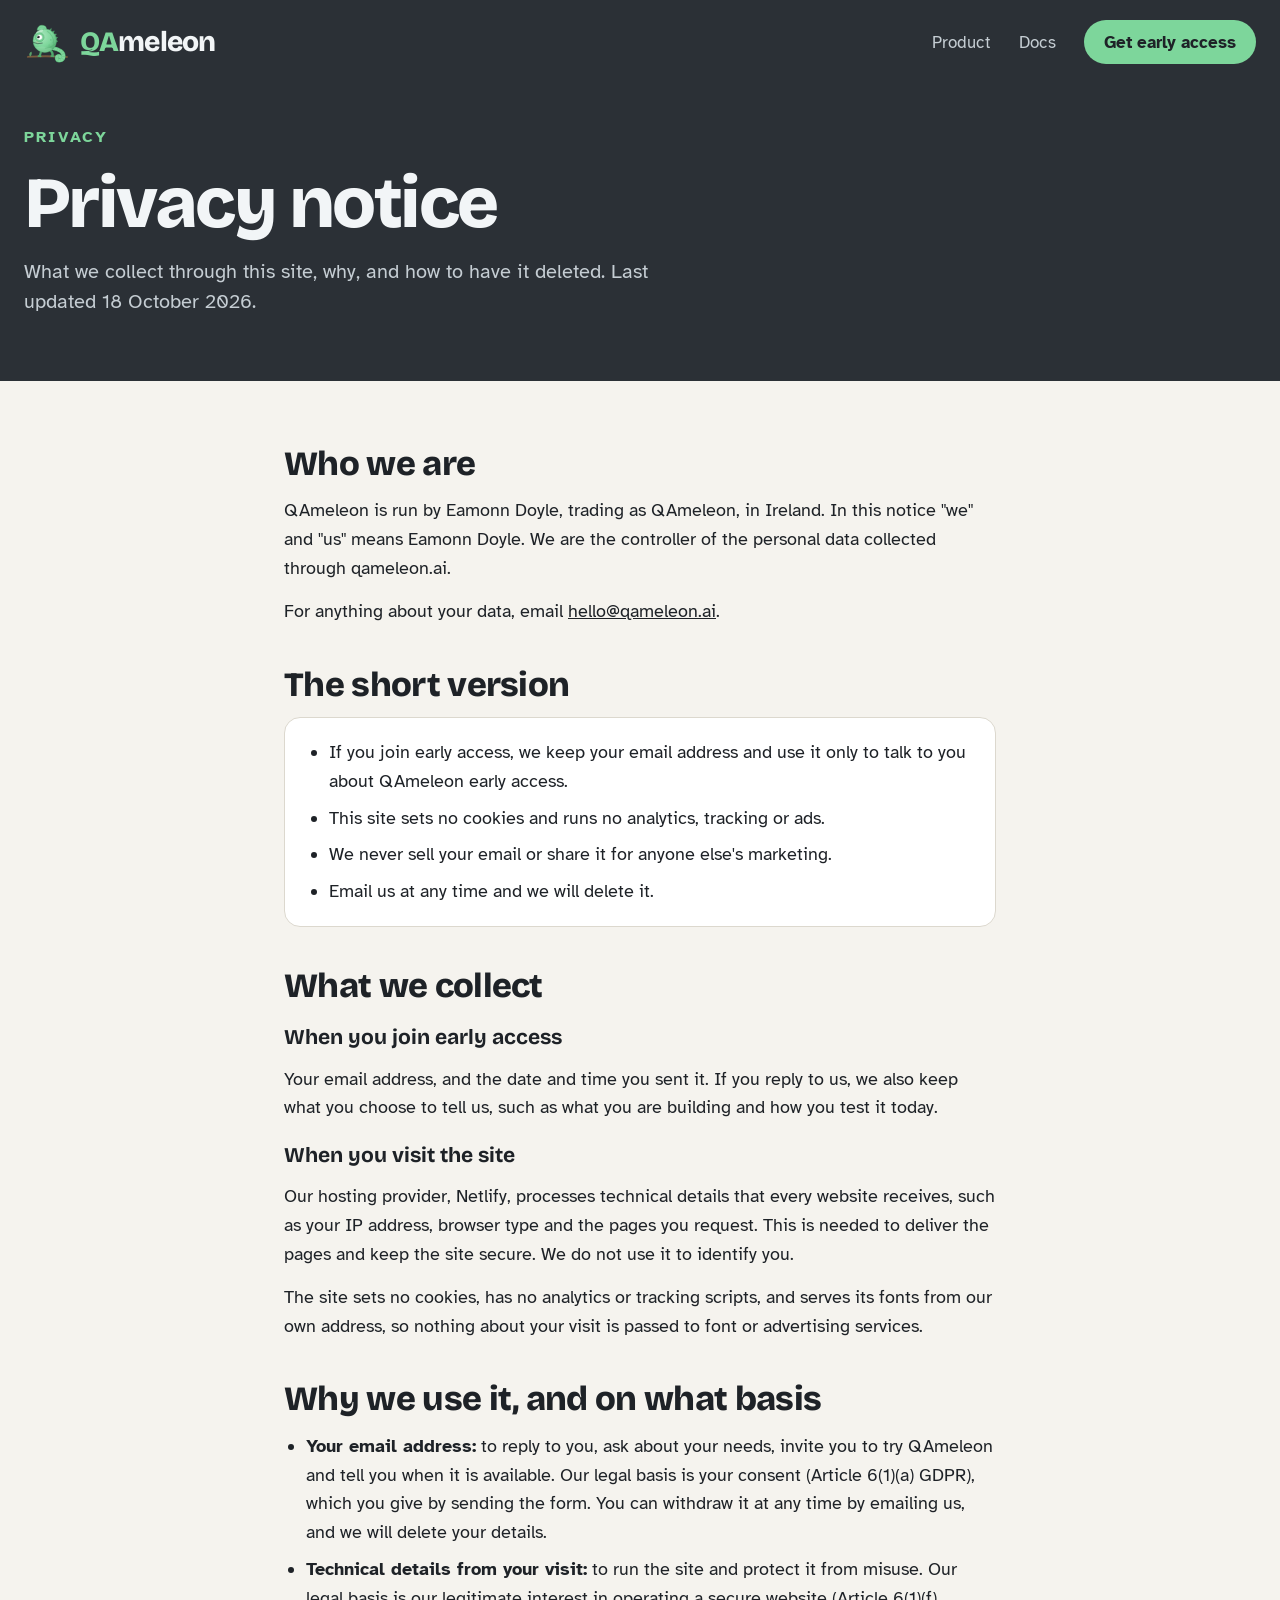
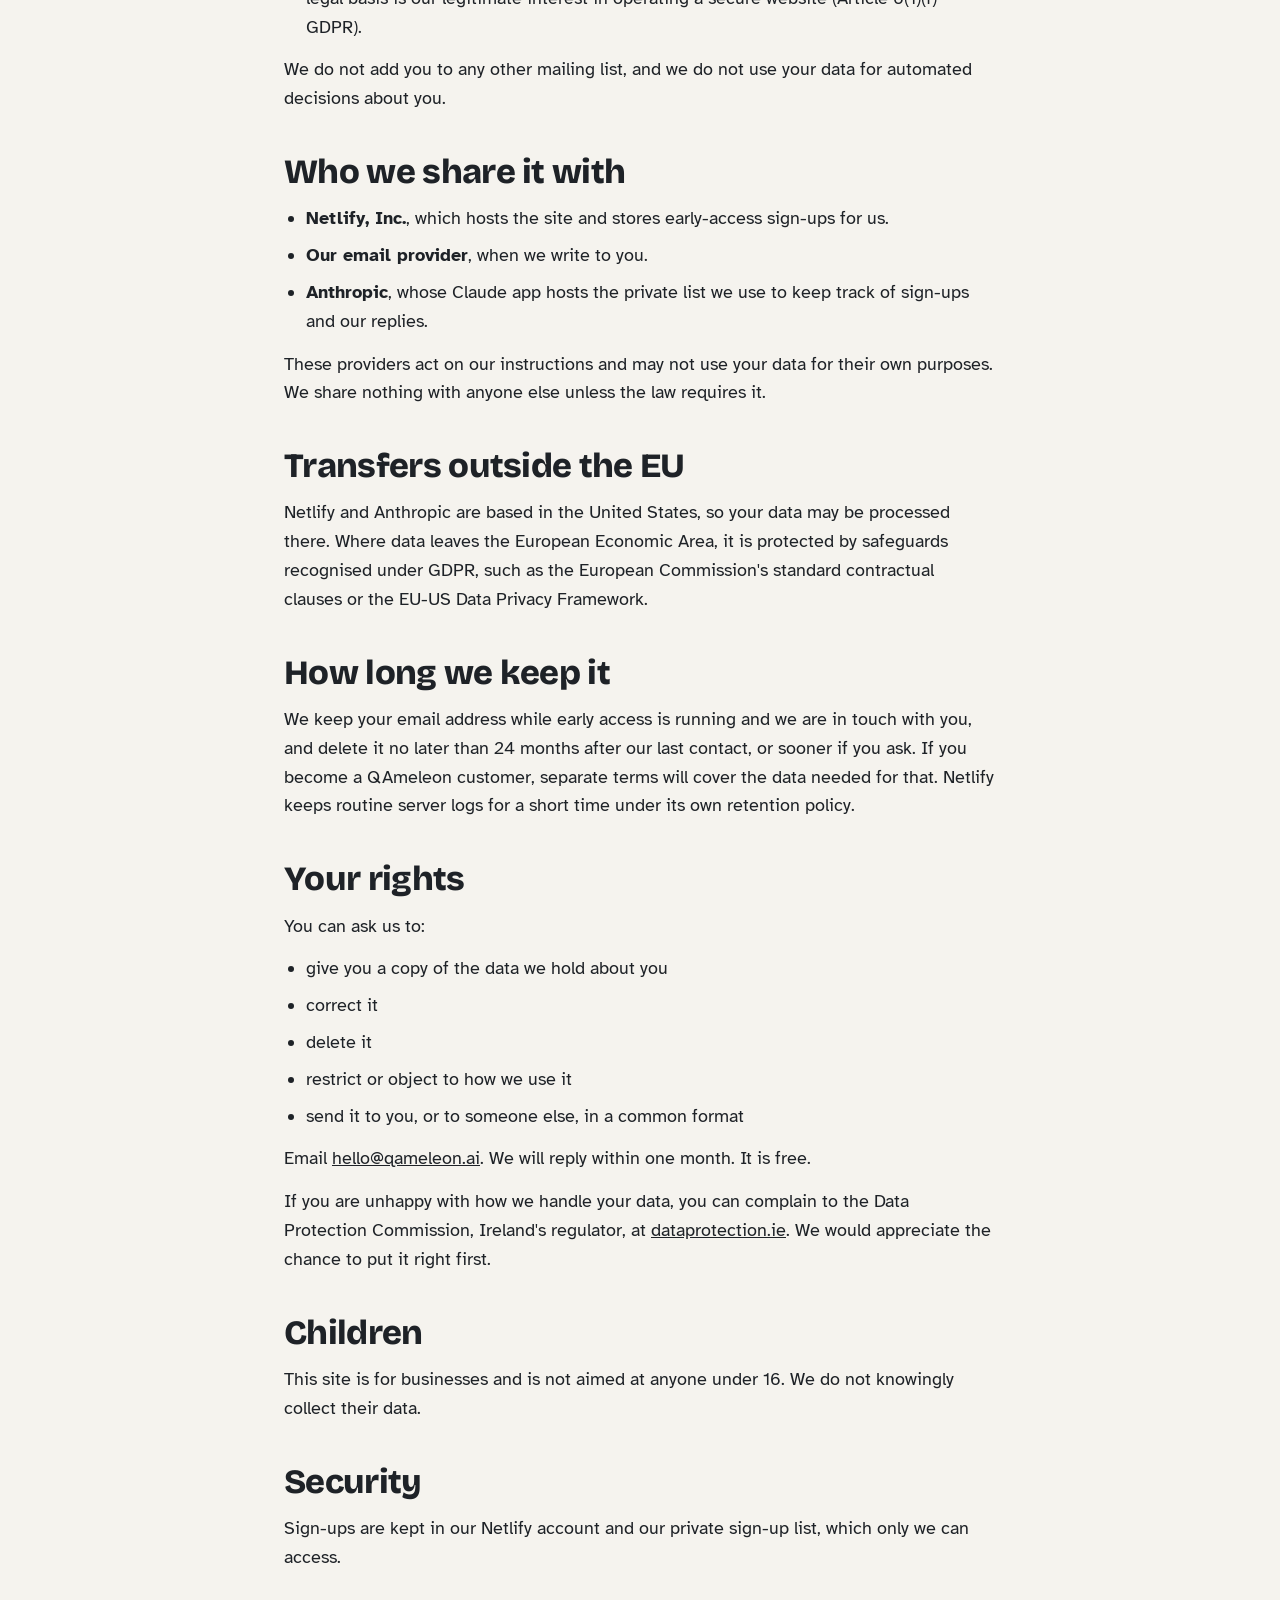
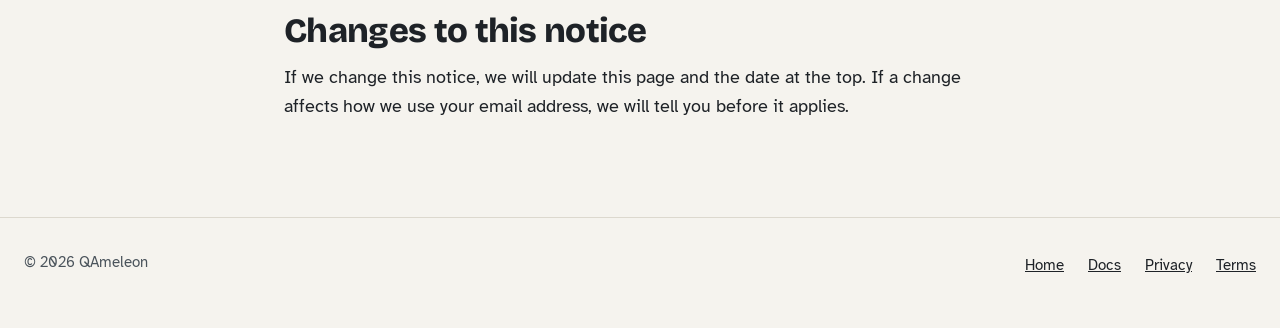
<file: privacy/index.html>
<!doctype html>
<html lang="en">
<head>
<meta charset="utf-8">
<meta name="viewport" content="width=device-width, initial-scale=1">
<title>Privacy notice, QAmeleon</title>
<meta name="description" content="How QAmeleon handles your data: what we collect, why, and your rights.">
<link rel="icon" href="/favicon.svg" type="image/svg+xml">
<link rel="stylesheet" href="/fonts/fonts.css">
<link rel="preload" href="/fonts/bricolage-grotesque-latin-800-normal.woff2" as="font" type="font/woff2" crossorigin>
<link rel="preload" href="/fonts/atkinson-hyperlegible-latin-400-normal.woff2" as="font" type="font/woff2" crossorigin>
<style>
*,*::before,*::after{box-sizing:border-box}
.skip{position:absolute;left:16px;top:-60px;z-index:10;padding:12px 18px;border-radius:999px;background:#7DD69B;color:#1E2227;font-weight:700;text-decoration:none}.skip:focus{top:12px}
:focus-visible{outline:3px solid #1E2227;outline-offset:0;box-shadow:0 0 0 6px #7DD69B}
body{margin:0;background:#F5F3EE}
a{color:#1E2227}a:hover{color:#4A535B}
.legal{max-width:760px;margin:0 auto;padding:24px 24px 96px}
.legal section{padding:40px 0 0;display:flex;flex-direction:column;gap:14px}
.legal h2{margin:0;font-family:'Bricolage Grotesque',system-ui,sans-serif;font-size:clamp(26px,3vw,34px);line-height:1.1;font-weight:800;letter-spacing:-0.02em}
.legal h3{margin:6px 0 0;font-family:'Bricolage Grotesque',system-ui,sans-serif;font-size:21px;line-height:1.25;font-weight:700}
.legal p{margin:0}
.legal ul{margin:0;padding-left:22px;display:flex;flex-direction:column;gap:8px}
.legal a{padding-block:3px}
.legal .box{background:#FFFFFF;border:1px solid #DCD8CE;border-radius:16px;padding:20px 22px;display:flex;flex-direction:column;gap:8px}
footer a{display:inline-block;padding-block:3px}
</style>
</head>
<body>
<a class="skip" href="#main">Skip to content</a>
<div style="background: #F5F3EE; color: #1E2227; font-family: 'Atkinson Hyperlegible', 'Verdana', sans-serif; font-size: 18px; line-height: 1.6">

<header style="background: #2B3036; color: #F2F5F7">
<nav aria-label="Main" style="max-width: 1280px; margin: 0 auto; padding: 20px 24px; display: flex; flex-wrap: wrap; align-items: center; justify-content: space-between; gap: 16px">
<a href="/" style="display: flex; align-items: center; gap: 10px; color: #F2F5F7; text-decoration: none; font-family: 'Bricolage Grotesque', system-ui, sans-serif; font-weight: 800; font-size: 28px; letter-spacing: -0.03em">
<svg style="width: 46px; height: auto; display: block" viewBox="140 280 560 500" aria-hidden="true" focusable="false">
<defs>
<radialGradient id="qb-logo" cx="0.36" cy="0.3" r="0.8"><stop offset="0" stop-color="#A8E6BC"/><stop offset="0.55" stop-color="#7DD69B"/><stop offset="1" stop-color="#4FA86C"/></radialGradient>
<clipPath id="qc-logo"><circle cx="393" cy="508" r="140"/></clipPath>
</defs>
<path d="M 186 704 Q 400 690 664 706" fill="none" stroke="#6E5338" stroke-width="22" stroke-linecap="round"/>
<path d="M 196 698 Q 400 685 650 699" fill="none" stroke="#9A7651" stroke-width="5" stroke-linecap="round"/>
<path d="M 214 700 C 196 676 206 650 232 642 C 238 668 232 688 214 700 Z" fill="#5FA86E"/>
<path d="M 214 700 Q 222 672 230 648" fill="none" stroke="#3F7E4E" stroke-width="3" stroke-linecap="round"/>
<path d="M 300 380 C 300 330 352 300 404 334 L 420 372 Z" fill="#7DD69B" stroke="#4FA86C" stroke-width="5" stroke-linejoin="round"/>
<path d="M 326 352 Q 360 330 392 346" fill="none" stroke="#4FA86C" stroke-opacity="0.4" stroke-width="5" stroke-linecap="round"/>
<path d="M 448.5 381.6 L 472.3 358.8 L 466.7 391.4 Z" fill="#4FA86C" stroke="#4FA86C" stroke-width="7" stroke-linejoin="round"/><path d="M 481.2 401.8 L 508.3 388.6 L 496.0 416.2 Z" fill="#4FA86C" stroke="#4FA86C" stroke-width="7" stroke-linejoin="round"/><path d="M 507.0 430.2 L 534.2 426.5 L 517.3 448.1 Z" fill="#4FA86C" stroke="#4FA86C" stroke-width="7" stroke-linejoin="round"/><path d="M 524.0 464.7 L 548.2 469.3 L 529.0 484.7 Z" fill="#4FA86C" stroke="#4FA86C" stroke-width="7" stroke-linejoin="round"/><path d="M 530.9 502.5 L 549.9 513.5 L 530.2 523.1 Z" fill="#4FA86C" stroke="#4FA86C" stroke-width="7" stroke-linejoin="round"/>
<path d="M 482 596 C 566 606 628 646 622 704 C 616 756 548 760 540 724 C 534 698 562 686 582 702" fill="none" stroke="#4FA86C" stroke-width="48" stroke-linecap="round"/>
<path d="M 482 596 C 566 606 628 646 622 704 C 616 756 548 760 540 724 C 534 698 562 686 582 702" fill="none" stroke="#7DD69B" stroke-width="38" stroke-linecap="round"/>
<path d="M 482 596 C 566 606 628 646 622 704 C 616 756 548 760 540 724 C 534 698 562 686 582 702" fill="none" stroke="#4FA86C" stroke-opacity="0.35" stroke-width="38" stroke-dasharray="7 24"/>
<path d="M 462 626 Q 500 660 486 694" fill="none" stroke="#4FA86C" stroke-width="26" stroke-linecap="round"/><ellipse cx="475" cy="696" rx="14" ry="10" fill="#4FA86C"/><ellipse cx="497" cy="698" rx="14" ry="10" fill="#4FA86C"/>
<path d="M 348 636 Q 340 668 330 694" fill="none" stroke="#4FA86C" stroke-width="26" stroke-linecap="round"/><ellipse cx="319" cy="696" rx="14" ry="10" fill="#4FA86C"/><ellipse cx="341" cy="698" rx="14" ry="10" fill="#4FA86C"/>
<circle cx="393" cy="508" r="143" fill="url(#qb-logo)" stroke="#4FA86C" stroke-width="5"/>
<g clip-path="url(#qc-logo)">
<ellipse cx="364" cy="650" rx="150" ry="72" fill="#A8E6BC" fill-opacity="0.32"/>
<path d="M 424 392 Q 506 446 504 552" fill="none" stroke="#4FA86C" stroke-opacity="0.35" stroke-width="13" stroke-linecap="round"/>
<path d="M 400 600 Q 474 590 524 546" fill="none" stroke="#4FA86C" stroke-opacity="0.35" stroke-width="13" stroke-linecap="round"/>
</g>
<circle cx="466" cy="498" r="10" fill="#4FA86C" fill-opacity="0.4"/><circle cx="492" cy="526" r="6" fill="#4FA86C" fill-opacity="0.4"/><circle cx="446" cy="560" r="7" fill="#4FA86C" fill-opacity="0.4"/>
<ellipse cx="330" cy="396" rx="46" ry="18" transform="rotate(-24 330 396)" fill="#FFFFFF" fill-opacity="0.35"/>
<circle cx="264" cy="497" r="4.5" fill="#4FA86C"/>
<ellipse cx="304" cy="524" rx="17" ry="9" fill="#F08A8A" fill-opacity="0.35"/>
<path d="M 256 530 Q 306 556 362 538" fill="none" stroke="#1D2125" stroke-width="6" stroke-linecap="round"/>
<circle cx="330" cy="465" r="54" fill="#7DD69B" stroke="#4FA86C" stroke-width="6"/>
<circle cx="330" cy="465" r="44" fill="none" stroke="#4FA86C" stroke-opacity="0.35" stroke-width="3"/>
<circle cx="330" cy="465" r="34" fill="#FFFFFF" stroke="#4FA86C" stroke-width="4"/>
<circle cx="315" cy="463" r="16" fill="#1D2125"/><circle cx="309" cy="457" r="5.5" fill="#FFFFFF"/>

</svg>

<span><span style="color: #7DD69B">QA</span>meleon</span>
</a>
<div style="display: flex; flex-wrap: wrap; align-items: center; gap: 8px 28px; font-size: 17px">
<a href="/" style="color: #C5CDD3; text-decoration: none">Product</a>
<a href="/docs/" style="color: #C5CDD3; text-decoration: none">Docs</a>
<a href="/#start" style="display: inline-flex; align-items: center; min-height: 44px; padding: 0 20px; border-radius: 999px; background: #7DD69B; color: #1E2227; text-decoration: none; font-weight: 700">Get early access</a>
</div>
</nav>
<div style="max-width: 1280px; margin: 0 auto; padding: 40px 24px 64px; display: flex; flex-direction: column; gap: 18px">
<p style="margin: 0; font-size: 16px; font-weight: 700; letter-spacing: 0.14em; text-transform: uppercase; color: #7DD69B">Privacy</p>
<h1 style="margin: 0; max-width: 900px; font-family: 'Bricolage Grotesque', system-ui, sans-serif; font-size: clamp(44px, 6vw, 72px); line-height: 0.98; font-weight: 800; letter-spacing: -0.035em">Privacy notice</h1>
<p style="margin: 0; max-width: 700px; font-size: 20px; line-height: 1.5; color: #C5CDD3">What we collect through this site, why, and how to have it deleted. Last updated 18 October 2026.</p>
</div>
</header>

<main id="main" class="legal">
<section aria-labelledby="who">
<h2 id="who">Who we are</h2>
<p>QAmeleon is run by Eamonn Doyle, trading as QAmeleon, in Ireland. In this notice "we" and "us" means Eamonn Doyle. We are the controller of the personal data collected through qameleon.ai.</p>
<p>For anything about your data, email <a href="mailto:hello@qameleon.ai">hello@qameleon.ai</a>.</p>
</section>

<section aria-labelledby="short">
<h2 id="short">The short version</h2>
<div class="box">
<ul>
<li>If you join early access, we keep your email address and use it only to talk to you about QAmeleon early access.</li>
<li>This site sets no cookies and runs no analytics, tracking or ads.</li>
<li>We never sell your email or share it for anyone else's marketing.</li>
<li>Email us at any time and we will delete it.</li>
</ul>
</div>
</section>

<section aria-labelledby="collect">
<h2 id="collect">What we collect</h2>
<h3>When you join early access</h3>
<p>Your email address, and the date and time you sent it. If you reply to us, we also keep what you choose to tell us, such as what you are building and how you test it today.</p>
<h3>When you visit the site</h3>
<p>Our hosting provider, Netlify, processes technical details that every website receives, such as your IP address, browser type and the pages you request. This is needed to deliver the pages and keep the site secure. We do not use it to identify you.</p>
<p>The site sets no cookies, has no analytics or tracking scripts, and serves its fonts from our own address, so nothing about your visit is passed to font or advertising services.</p>
</section>

<section aria-labelledby="why">
<h2 id="why">Why we use it, and on what basis</h2>
<ul>
<li><strong>Your email address:</strong> to reply to you, ask about your needs, invite you to try QAmeleon and tell you when it is available. Our legal basis is your consent (Article 6(1)(a) GDPR), which you give by sending the form. You can withdraw it at any time by emailing us, and we will delete your details.</li>
<li><strong>Technical details from your visit:</strong> to run the site and protect it from misuse. Our legal basis is our legitimate interest in operating a secure website (Article 6(1)(f) GDPR).</li>
</ul>
<p>We do not add you to any other mailing list, and we do not use your data for automated decisions about you.</p>
</section>

<section aria-labelledby="share">
<h2 id="share">Who we share it with</h2>
<ul>
<li><strong>Netlify, Inc.</strong>, which hosts the site and stores early-access sign-ups for us.</li>
<li><strong>Our email provider</strong>, when we write to you.</li>
<li><strong>Anthropic</strong>, whose Claude app hosts the private list we use to keep track of sign-ups and our replies.</li>
</ul>
<p>These providers act on our instructions and may not use your data for their own purposes. We share nothing with anyone else unless the law requires it.</p>
</section>

<section aria-labelledby="transfers">
<h2 id="transfers">Transfers outside the EU</h2>
<p>Netlify and Anthropic are based in the United States, so your data may be processed there. Where data leaves the European Economic Area, it is protected by safeguards recognised under GDPR, such as the European Commission's standard contractual clauses or the EU-US Data Privacy Framework.</p>
</section>

<section aria-labelledby="keep">
<h2 id="keep">How long we keep it</h2>
<p>We keep your email address while early access is running and we are in touch with you, and delete it no later than 24 months after our last contact, or sooner if you ask. If you become a QAmeleon customer, separate terms will cover the data needed for that. Netlify keeps routine server logs for a short time under its own retention policy.</p>
</section>

<section aria-labelledby="rights">
<h2 id="rights">Your rights</h2>
<p>You can ask us to:</p>
<ul>
<li>give you a copy of the data we hold about you</li>
<li>correct it</li>
<li>delete it</li>
<li>restrict or object to how we use it</li>
<li>send it to you, or to someone else, in a common format</li>
</ul>
<p>Email <a href="mailto:hello@qameleon.ai">hello@qameleon.ai</a>. We will reply within one month. It is free.</p>
<p>If you are unhappy with how we handle your data, you can complain to the Data Protection Commission, Ireland's regulator, at <a href="https://www.dataprotection.ie">dataprotection.ie</a>. We would appreciate the chance to put it right first.</p>
</section>

<section aria-labelledby="children">
<h2 id="children">Children</h2>
<p>This site is for businesses and is not aimed at anyone under 16. We do not knowingly collect their data.</p>
</section>

<section aria-labelledby="security">
<h2 id="security">Security</h2>
<p>Sign-ups are kept in our Netlify account and our private sign-up list, which only we can access.</p>
</section>

<section aria-labelledby="changes">
<h2 id="changes">Changes to this notice</h2>
<p>If we change this notice, we will update this page and the date at the top. If a change affects how we use your email address, we will tell you before it applies.</p>
</section>
</main>

<footer style="border-top: 1px solid #DCD8CE">
<div style="max-width: 1280px; margin: 0 auto; padding: 32px 24px 48px; display: flex; flex-wrap: wrap; justify-content: space-between; gap: 16px; font-size: 15px; color: #4A535B">
<span>© 2026 QAmeleon</span>
<nav aria-label="Footer" style="display: flex; flex-wrap: wrap; gap: 8px 24px">
<a href="/">Home</a>
<a href="/docs/">Docs</a>
<a href="/privacy/" aria-current="page">Privacy</a>
<a href="/terms/">Terms</a>
</nav>
</div>
</footer>

</div>
</body>
</html>
</file>
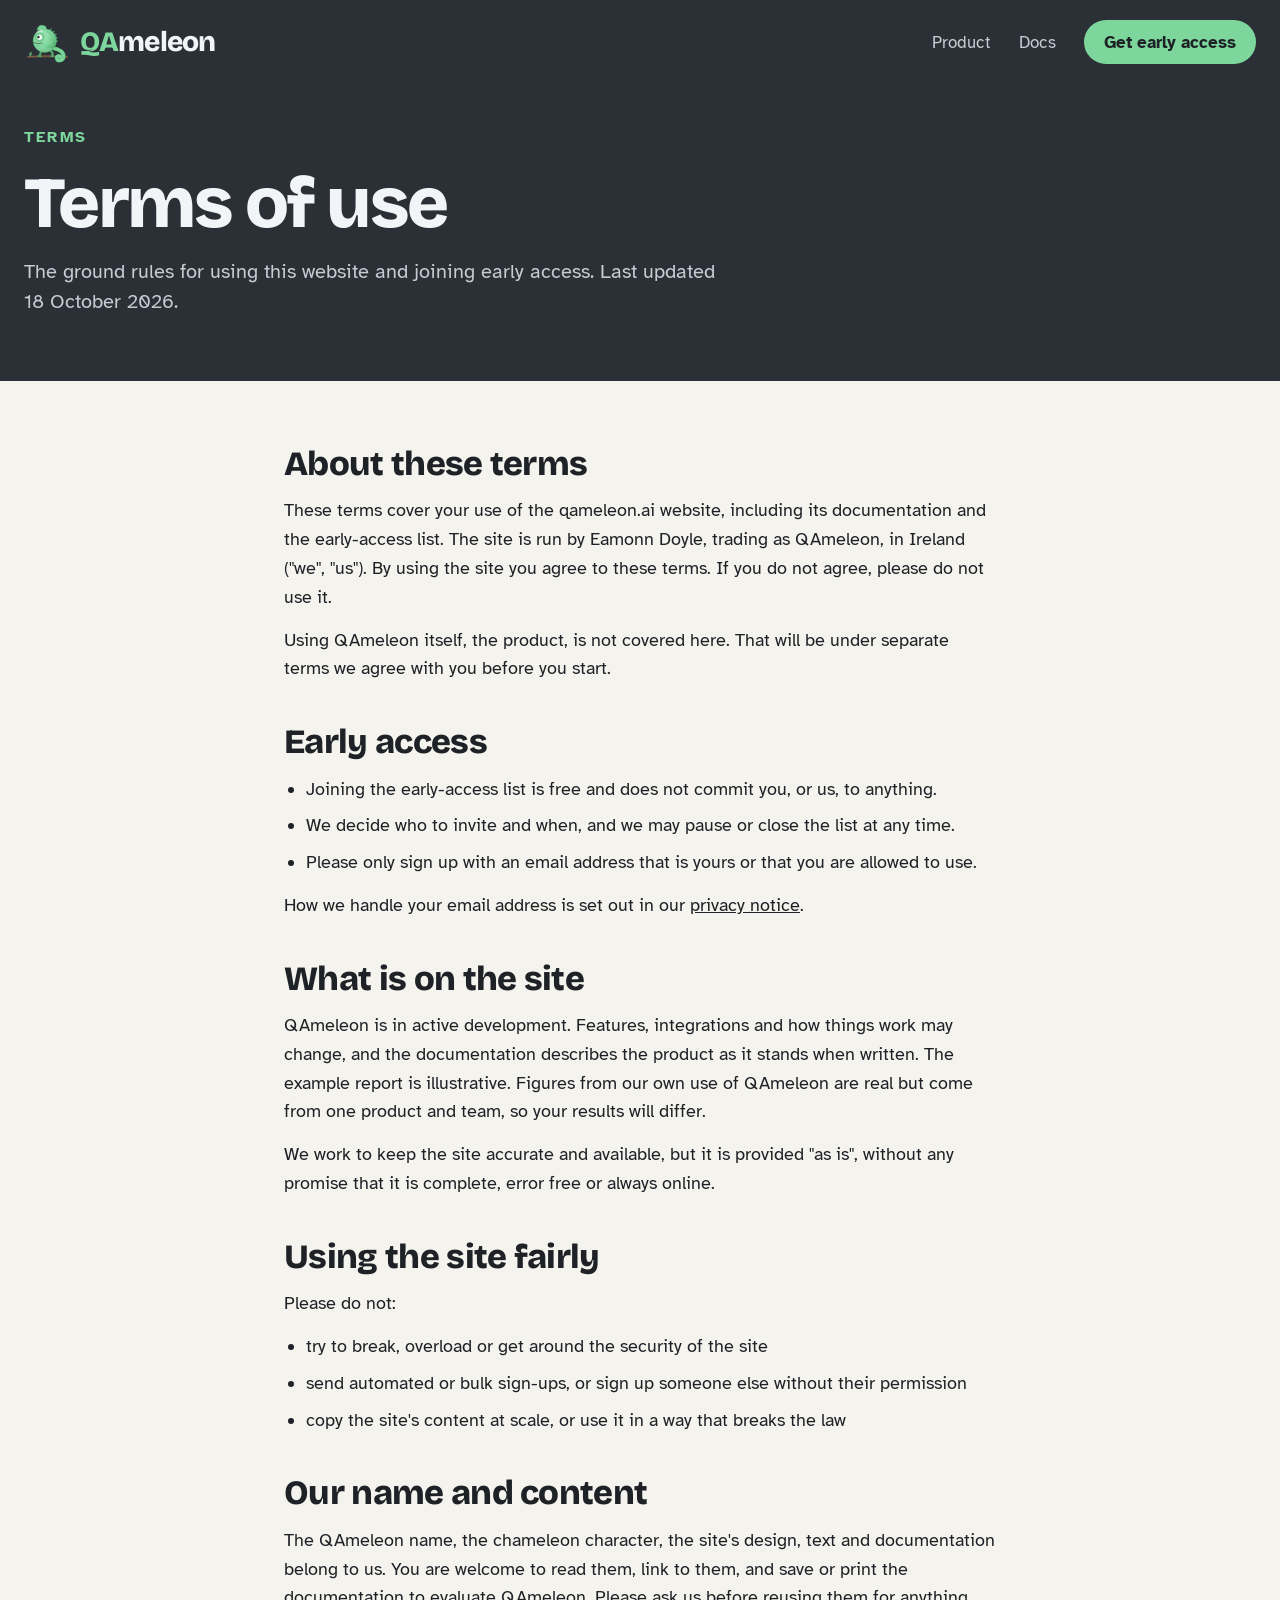
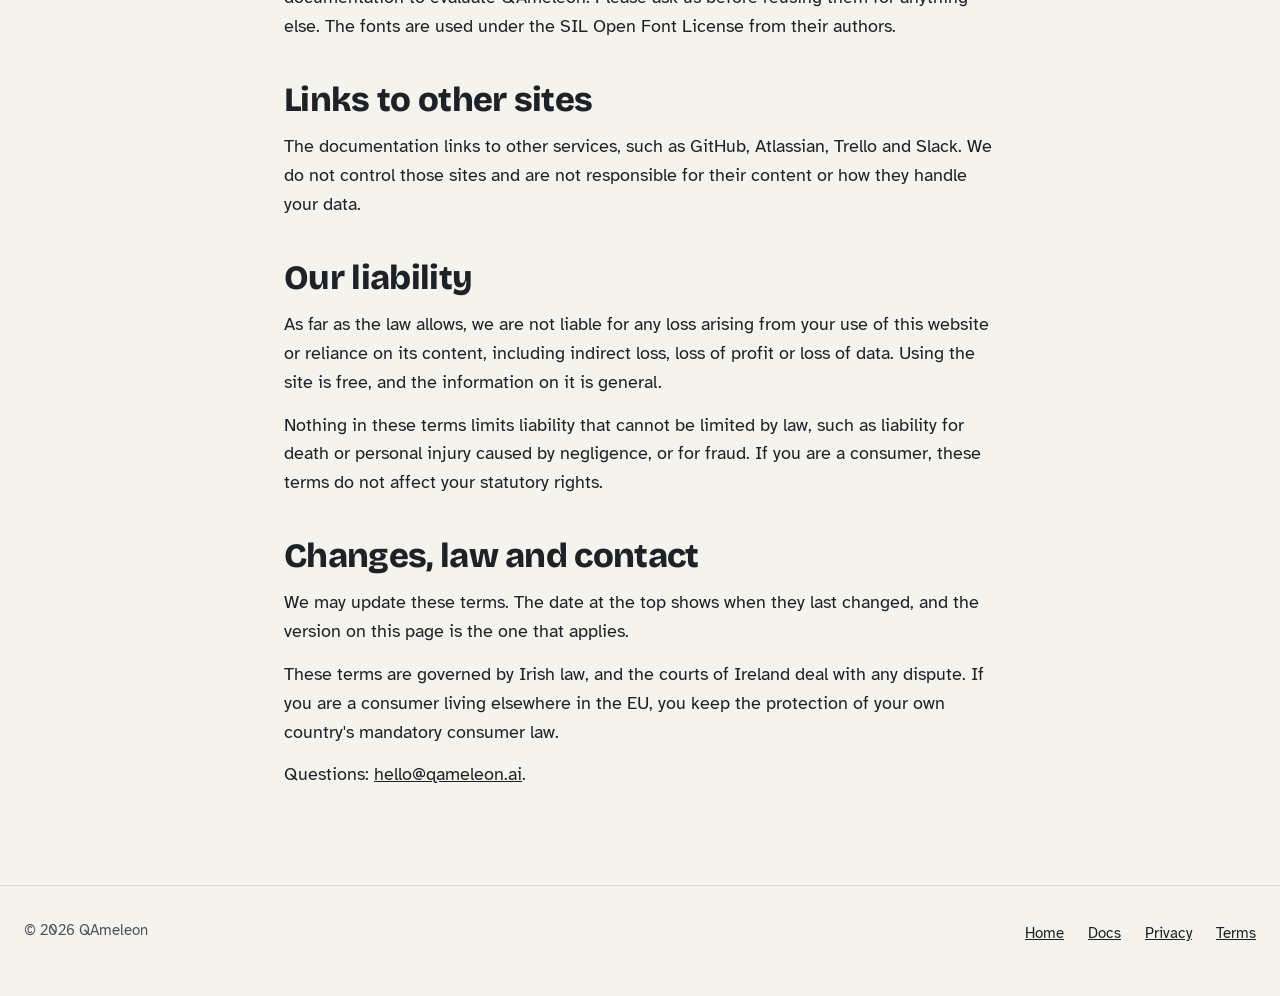
<file: terms/index.html>
<!doctype html>
<html lang="en">
<head>
<meta charset="utf-8">
<meta name="viewport" content="width=device-width, initial-scale=1">
<title>Terms of use, QAmeleon</title>
<meta name="description" content="The terms for using the qameleon.ai website and joining early access.">
<link rel="icon" href="/favicon.svg" type="image/svg+xml">
<link rel="stylesheet" href="/fonts/fonts.css">
<link rel="preload" href="/fonts/bricolage-grotesque-latin-800-normal.woff2" as="font" type="font/woff2" crossorigin>
<link rel="preload" href="/fonts/atkinson-hyperlegible-latin-400-normal.woff2" as="font" type="font/woff2" crossorigin>
<style>
*,*::before,*::after{box-sizing:border-box}
.skip{position:absolute;left:16px;top:-60px;z-index:10;padding:12px 18px;border-radius:999px;background:#7DD69B;color:#1E2227;font-weight:700;text-decoration:none}.skip:focus{top:12px}
:focus-visible{outline:3px solid #1E2227;outline-offset:0;box-shadow:0 0 0 6px #7DD69B}
body{margin:0;background:#F5F3EE}
a{color:#1E2227}a:hover{color:#4A535B}
.legal{max-width:760px;margin:0 auto;padding:24px 24px 96px}
.legal section{padding:40px 0 0;display:flex;flex-direction:column;gap:14px}
.legal h2{margin:0;font-family:'Bricolage Grotesque',system-ui,sans-serif;font-size:clamp(26px,3vw,34px);line-height:1.1;font-weight:800;letter-spacing:-0.02em}
.legal h3{margin:6px 0 0;font-family:'Bricolage Grotesque',system-ui,sans-serif;font-size:21px;line-height:1.25;font-weight:700}
.legal p{margin:0}
.legal ul{margin:0;padding-left:22px;display:flex;flex-direction:column;gap:8px}
.legal a{padding-block:3px}
.legal .box{background:#FFFFFF;border:1px solid #DCD8CE;border-radius:16px;padding:20px 22px;display:flex;flex-direction:column;gap:8px}
footer a{display:inline-block;padding-block:3px}
</style>
</head>
<body>
<a class="skip" href="#main">Skip to content</a>
<div style="background: #F5F3EE; color: #1E2227; font-family: 'Atkinson Hyperlegible', 'Verdana', sans-serif; font-size: 18px; line-height: 1.6">

<header style="background: #2B3036; color: #F2F5F7">
<nav aria-label="Main" style="max-width: 1280px; margin: 0 auto; padding: 20px 24px; display: flex; flex-wrap: wrap; align-items: center; justify-content: space-between; gap: 16px">
<a href="/" style="display: flex; align-items: center; gap: 10px; color: #F2F5F7; text-decoration: none; font-family: 'Bricolage Grotesque', system-ui, sans-serif; font-weight: 800; font-size: 28px; letter-spacing: -0.03em">
<svg style="width: 46px; height: auto; display: block" viewBox="140 280 560 500" aria-hidden="true" focusable="false">
<defs>
<radialGradient id="qb-logo" cx="0.36" cy="0.3" r="0.8"><stop offset="0" stop-color="#A8E6BC"/><stop offset="0.55" stop-color="#7DD69B"/><stop offset="1" stop-color="#4FA86C"/></radialGradient>
<clipPath id="qc-logo"><circle cx="393" cy="508" r="140"/></clipPath>
</defs>
<path d="M 186 704 Q 400 690 664 706" fill="none" stroke="#6E5338" stroke-width="22" stroke-linecap="round"/>
<path d="M 196 698 Q 400 685 650 699" fill="none" stroke="#9A7651" stroke-width="5" stroke-linecap="round"/>
<path d="M 214 700 C 196 676 206 650 232 642 C 238 668 232 688 214 700 Z" fill="#5FA86E"/>
<path d="M 214 700 Q 222 672 230 648" fill="none" stroke="#3F7E4E" stroke-width="3" stroke-linecap="round"/>
<path d="M 300 380 C 300 330 352 300 404 334 L 420 372 Z" fill="#7DD69B" stroke="#4FA86C" stroke-width="5" stroke-linejoin="round"/>
<path d="M 326 352 Q 360 330 392 346" fill="none" stroke="#4FA86C" stroke-opacity="0.4" stroke-width="5" stroke-linecap="round"/>
<path d="M 448.5 381.6 L 472.3 358.8 L 466.7 391.4 Z" fill="#4FA86C" stroke="#4FA86C" stroke-width="7" stroke-linejoin="round"/><path d="M 481.2 401.8 L 508.3 388.6 L 496.0 416.2 Z" fill="#4FA86C" stroke="#4FA86C" stroke-width="7" stroke-linejoin="round"/><path d="M 507.0 430.2 L 534.2 426.5 L 517.3 448.1 Z" fill="#4FA86C" stroke="#4FA86C" stroke-width="7" stroke-linejoin="round"/><path d="M 524.0 464.7 L 548.2 469.3 L 529.0 484.7 Z" fill="#4FA86C" stroke="#4FA86C" stroke-width="7" stroke-linejoin="round"/><path d="M 530.9 502.5 L 549.9 513.5 L 530.2 523.1 Z" fill="#4FA86C" stroke="#4FA86C" stroke-width="7" stroke-linejoin="round"/>
<path d="M 482 596 C 566 606 628 646 622 704 C 616 756 548 760 540 724 C 534 698 562 686 582 702" fill="none" stroke="#4FA86C" stroke-width="48" stroke-linecap="round"/>
<path d="M 482 596 C 566 606 628 646 622 704 C 616 756 548 760 540 724 C 534 698 562 686 582 702" fill="none" stroke="#7DD69B" stroke-width="38" stroke-linecap="round"/>
<path d="M 482 596 C 566 606 628 646 622 704 C 616 756 548 760 540 724 C 534 698 562 686 582 702" fill="none" stroke="#4FA86C" stroke-opacity="0.35" stroke-width="38" stroke-dasharray="7 24"/>
<path d="M 462 626 Q 500 660 486 694" fill="none" stroke="#4FA86C" stroke-width="26" stroke-linecap="round"/><ellipse cx="475" cy="696" rx="14" ry="10" fill="#4FA86C"/><ellipse cx="497" cy="698" rx="14" ry="10" fill="#4FA86C"/>
<path d="M 348 636 Q 340 668 330 694" fill="none" stroke="#4FA86C" stroke-width="26" stroke-linecap="round"/><ellipse cx="319" cy="696" rx="14" ry="10" fill="#4FA86C"/><ellipse cx="341" cy="698" rx="14" ry="10" fill="#4FA86C"/>
<circle cx="393" cy="508" r="143" fill="url(#qb-logo)" stroke="#4FA86C" stroke-width="5"/>
<g clip-path="url(#qc-logo)">
<ellipse cx="364" cy="650" rx="150" ry="72" fill="#A8E6BC" fill-opacity="0.32"/>
<path d="M 424 392 Q 506 446 504 552" fill="none" stroke="#4FA86C" stroke-opacity="0.35" stroke-width="13" stroke-linecap="round"/>
<path d="M 400 600 Q 474 590 524 546" fill="none" stroke="#4FA86C" stroke-opacity="0.35" stroke-width="13" stroke-linecap="round"/>
</g>
<circle cx="466" cy="498" r="10" fill="#4FA86C" fill-opacity="0.4"/><circle cx="492" cy="526" r="6" fill="#4FA86C" fill-opacity="0.4"/><circle cx="446" cy="560" r="7" fill="#4FA86C" fill-opacity="0.4"/>
<ellipse cx="330" cy="396" rx="46" ry="18" transform="rotate(-24 330 396)" fill="#FFFFFF" fill-opacity="0.35"/>
<circle cx="264" cy="497" r="4.5" fill="#4FA86C"/>
<ellipse cx="304" cy="524" rx="17" ry="9" fill="#F08A8A" fill-opacity="0.35"/>
<path d="M 256 530 Q 306 556 362 538" fill="none" stroke="#1D2125" stroke-width="6" stroke-linecap="round"/>
<circle cx="330" cy="465" r="54" fill="#7DD69B" stroke="#4FA86C" stroke-width="6"/>
<circle cx="330" cy="465" r="44" fill="none" stroke="#4FA86C" stroke-opacity="0.35" stroke-width="3"/>
<circle cx="330" cy="465" r="34" fill="#FFFFFF" stroke="#4FA86C" stroke-width="4"/>
<circle cx="315" cy="463" r="16" fill="#1D2125"/><circle cx="309" cy="457" r="5.5" fill="#FFFFFF"/>

</svg>

<span><span style="color: #7DD69B">QA</span>meleon</span>
</a>
<div style="display: flex; flex-wrap: wrap; align-items: center; gap: 8px 28px; font-size: 17px">
<a href="/" style="color: #C5CDD3; text-decoration: none">Product</a>
<a href="/docs/" style="color: #C5CDD3; text-decoration: none">Docs</a>
<a href="/#start" style="display: inline-flex; align-items: center; min-height: 44px; padding: 0 20px; border-radius: 999px; background: #7DD69B; color: #1E2227; text-decoration: none; font-weight: 700">Get early access</a>
</div>
</nav>
<div style="max-width: 1280px; margin: 0 auto; padding: 40px 24px 64px; display: flex; flex-direction: column; gap: 18px">
<p style="margin: 0; font-size: 16px; font-weight: 700; letter-spacing: 0.14em; text-transform: uppercase; color: #7DD69B">Terms</p>
<h1 style="margin: 0; max-width: 900px; font-family: 'Bricolage Grotesque', system-ui, sans-serif; font-size: clamp(44px, 6vw, 72px); line-height: 0.98; font-weight: 800; letter-spacing: -0.035em">Terms of use</h1>
<p style="margin: 0; max-width: 700px; font-size: 20px; line-height: 1.5; color: #C5CDD3">The ground rules for using this website and joining early access. Last updated 18 October 2026.</p>
</div>
</header>

<main id="main" class="legal">
<section aria-labelledby="about">
<h2 id="about">About these terms</h2>
<p>These terms cover your use of the qameleon.ai website, including its documentation and the early-access list. The site is run by Eamonn Doyle, trading as QAmeleon, in Ireland ("we", "us"). By using the site you agree to these terms. If you do not agree, please do not use it.</p>
<p>Using QAmeleon itself, the product, is not covered here. That will be under separate terms we agree with you before you start.</p>
</section>

<section aria-labelledby="early">
<h2 id="early">Early access</h2>
<ul>
<li>Joining the early-access list is free and does not commit you, or us, to anything.</li>
<li>We decide who to invite and when, and we may pause or close the list at any time.</li>
<li>Please only sign up with an email address that is yours or that you are allowed to use.</li>
</ul>
<p>How we handle your email address is set out in our <a href="/privacy/">privacy notice</a>.</p>
</section>

<section aria-labelledby="content">
<h2 id="content">What is on the site</h2>
<p>QAmeleon is in active development. Features, integrations and how things work may change, and the documentation describes the product as it stands when written. The example report is illustrative. Figures from our own use of QAmeleon are real but come from one product and team, so your results will differ.</p>
<p>We work to keep the site accurate and available, but it is provided "as is", without any promise that it is complete, error free or always online.</p>
</section>

<section aria-labelledby="use">
<h2 id="use">Using the site fairly</h2>
<p>Please do not:</p>
<ul>
<li>try to break, overload or get around the security of the site</li>
<li>send automated or bulk sign-ups, or sign up someone else without their permission</li>
<li>copy the site's content at scale, or use it in a way that breaks the law</li>
</ul>
</section>

<section aria-labelledby="ip">
<h2 id="ip">Our name and content</h2>
<p>The QAmeleon name, the chameleon character, the site's design, text and documentation belong to us. You are welcome to read them, link to them, and save or print the documentation to evaluate QAmeleon. Please ask us before reusing them for anything else. The fonts are used under the SIL Open Font License from their authors.</p>
</section>

<section aria-labelledby="links">
<h2 id="links">Links to other sites</h2>
<p>The documentation links to other services, such as GitHub, Atlassian, Trello and Slack. We do not control those sites and are not responsible for their content or how they handle your data.</p>
</section>

<section aria-labelledby="liability">
<h2 id="liability">Our liability</h2>
<p>As far as the law allows, we are not liable for any loss arising from your use of this website or reliance on its content, including indirect loss, loss of profit or loss of data. Using the site is free, and the information on it is general.</p>
<p>Nothing in these terms limits liability that cannot be limited by law, such as liability for death or personal injury caused by negligence, or for fraud. If you are a consumer, these terms do not affect your statutory rights.</p>
</section>

<section aria-labelledby="law">
<h2 id="law">Changes, law and contact</h2>
<p>We may update these terms. The date at the top shows when they last changed, and the version on this page is the one that applies.</p>
<p>These terms are governed by Irish law, and the courts of Ireland deal with any dispute. If you are a consumer living elsewhere in the EU, you keep the protection of your own country's mandatory consumer law.</p>
<p>Questions: <a href="mailto:hello@qameleon.ai">hello@qameleon.ai</a>.</p>
</section>
</main>

<footer style="border-top: 1px solid #DCD8CE">
<div style="max-width: 1280px; margin: 0 auto; padding: 32px 24px 48px; display: flex; flex-wrap: wrap; justify-content: space-between; gap: 16px; font-size: 15px; color: #4A535B">
<span>© 2026 QAmeleon</span>
<nav aria-label="Footer" style="display: flex; flex-wrap: wrap; gap: 8px 24px">
<a href="/">Home</a>
<a href="/docs/">Docs</a>
<a href="/privacy/">Privacy</a>
<a href="/terms/" aria-current="page">Terms</a>
</nav>
</div>
</footer>

</div>
</body>
</html>
</file>
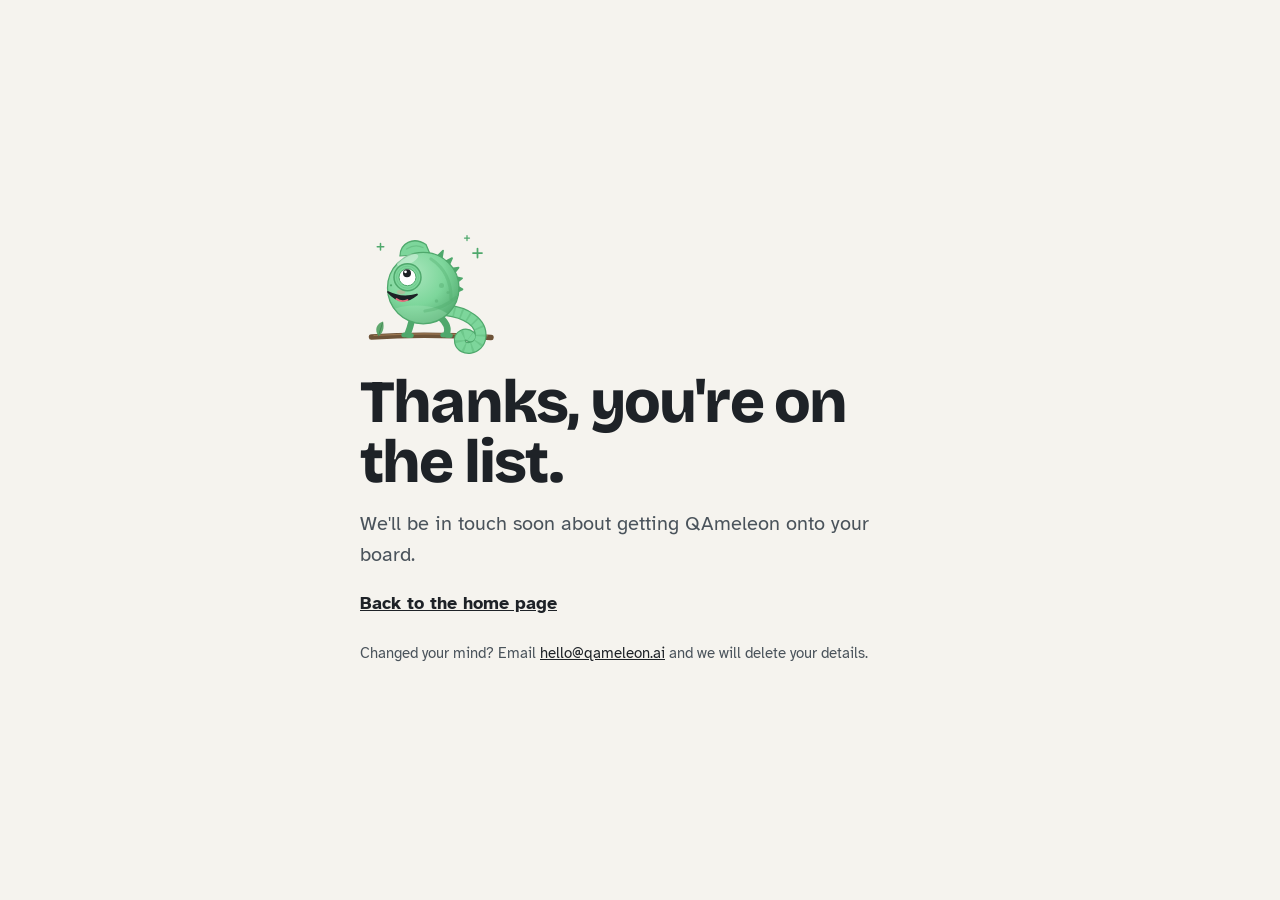
<file: thanks/index.html>
<!doctype html>
<html lang="en">
<head>
<meta charset="utf-8">
<meta name="viewport" content="width=device-width, initial-scale=1">
<title>Thanks, QAmeleon</title>
<meta name="robots" content="noindex">
<link rel="icon" href="/favicon.svg" type="image/svg+xml">
<link rel="stylesheet" href="/fonts/fonts.css">
<link rel="preload" href="/fonts/bricolage-grotesque-latin-800-normal.woff2" as="font" type="font/woff2" crossorigin>
<link rel="preload" href="/fonts/atkinson-hyperlegible-latin-400-normal.woff2" as="font" type="font/woff2" crossorigin>
<style>
*,*::before,*::after{box-sizing:border-box}
.skip{position:absolute;left:16px;top:-60px;z-index:10;padding:12px 18px;border-radius:999px;background:#7DD69B;color:#1E2227;font-weight:700;text-decoration:none}.skip:focus{top:12px}
:focus-visible{outline:3px solid #1E2227;outline-offset:0;box-shadow:0 0 0 6px #7DD69B}
body{margin:0;background:#F5F3EE}
a{color:#1E2227}a:hover{color:#4A535B}
</style>
</head>
<body>
<a class="skip" href="#main">Skip to content</a>
<main id="main" style="min-height: 100vh; display: flex; align-items: center; justify-content: center; padding: 24px; background: #F5F3EE; color: #1E2227; font-family: 'Atkinson Hyperlegible', 'Verdana', sans-serif; font-size: 18px; line-height: 1.55">
<div style="max-width: 560px; display: flex; flex-direction: column; gap: 16px">
<svg style="width: 140px; height: auto; display: block" viewBox="140 280 560 500" aria-hidden="true" focusable="false">
<defs>
<radialGradient id="qb-thanks" cx="0.36" cy="0.3" r="0.8"><stop offset="0" stop-color="#A8E6BC"/><stop offset="0.55" stop-color="#7DD69B"/><stop offset="1" stop-color="#4FA86C"/></radialGradient>
<clipPath id="qc-thanks"><circle cx="393" cy="508" r="140"/></clipPath>
</defs>
<path d="M 186 704 Q 400 690 664 706" fill="none" stroke="#6E5338" stroke-width="22" stroke-linecap="round"/>
<path d="M 196 698 Q 400 685 650 699" fill="none" stroke="#9A7651" stroke-width="5" stroke-linecap="round"/>
<path d="M 214 700 C 196 676 206 650 232 642 C 238 668 232 688 214 700 Z" fill="#5FA86E"/>
<path d="M 214 700 Q 222 672 230 648" fill="none" stroke="#3F7E4E" stroke-width="3" stroke-linecap="round"/>
<path d="M 300 380 C 300 330 352 300 404 334 L 420 372 Z" fill="#7DD69B" stroke="#4FA86C" stroke-width="5" stroke-linejoin="round"/>
<path d="M 326 352 Q 360 330 392 346" fill="none" stroke="#4FA86C" stroke-opacity="0.4" stroke-width="5" stroke-linecap="round"/>
<path d="M 448.5 381.6 L 472.3 358.8 L 466.7 391.4 Z" fill="#4FA86C" stroke="#4FA86C" stroke-width="7" stroke-linejoin="round"/><path d="M 481.2 401.8 L 508.3 388.6 L 496.0 416.2 Z" fill="#4FA86C" stroke="#4FA86C" stroke-width="7" stroke-linejoin="round"/><path d="M 507.0 430.2 L 534.2 426.5 L 517.3 448.1 Z" fill="#4FA86C" stroke="#4FA86C" stroke-width="7" stroke-linejoin="round"/><path d="M 524.0 464.7 L 548.2 469.3 L 529.0 484.7 Z" fill="#4FA86C" stroke="#4FA86C" stroke-width="7" stroke-linejoin="round"/><path d="M 530.9 502.5 L 549.9 513.5 L 530.2 523.1 Z" fill="#4FA86C" stroke="#4FA86C" stroke-width="7" stroke-linejoin="round"/>
<path d="M 482 596 C 566 606 628 646 622 704 C 616 756 548 760 540 724 C 534 698 562 686 582 702" fill="none" stroke="#4FA86C" stroke-width="48" stroke-linecap="round"/>
<path d="M 482 596 C 566 606 628 646 622 704 C 616 756 548 760 540 724 C 534 698 562 686 582 702" fill="none" stroke="#7DD69B" stroke-width="38" stroke-linecap="round"/>
<path d="M 482 596 C 566 606 628 646 622 704 C 616 756 548 760 540 724 C 534 698 562 686 582 702" fill="none" stroke="#4FA86C" stroke-opacity="0.35" stroke-width="38" stroke-dasharray="7 24"/>
<path d="M 462 626 Q 500 660 486 694" fill="none" stroke="#4FA86C" stroke-width="26" stroke-linecap="round"/><ellipse cx="475" cy="696" rx="14" ry="10" fill="#4FA86C"/><ellipse cx="497" cy="698" rx="14" ry="10" fill="#4FA86C"/>
<path d="M 348 636 Q 340 668 330 694" fill="none" stroke="#4FA86C" stroke-width="26" stroke-linecap="round"/><ellipse cx="319" cy="696" rx="14" ry="10" fill="#4FA86C"/><ellipse cx="341" cy="698" rx="14" ry="10" fill="#4FA86C"/>
<circle cx="393" cy="508" r="143" fill="url(#qb-thanks)" stroke="#4FA86C" stroke-width="5"/>
<g clip-path="url(#qc-thanks)">
<ellipse cx="364" cy="650" rx="150" ry="72" fill="#A8E6BC" fill-opacity="0.32"/>
<path d="M 424 392 Q 506 446 504 552" fill="none" stroke="#4FA86C" stroke-opacity="0.35" stroke-width="13" stroke-linecap="round"/>
<path d="M 400 600 Q 474 590 524 546" fill="none" stroke="#4FA86C" stroke-opacity="0.35" stroke-width="13" stroke-linecap="round"/>
</g>
<circle cx="466" cy="498" r="10" fill="#4FA86C" fill-opacity="0.4"/><circle cx="492" cy="526" r="6" fill="#4FA86C" fill-opacity="0.4"/><circle cx="446" cy="560" r="7" fill="#4FA86C" fill-opacity="0.4"/>
<ellipse cx="330" cy="396" rx="46" ry="18" transform="rotate(-24 330 396)" fill="#FFFFFF" fill-opacity="0.35"/>
<circle cx="264" cy="497" r="4.5" fill="#4FA86C"/>
<ellipse cx="304" cy="524" rx="17" ry="9" fill="#F08A8A" fill-opacity="0.35"/>
<path d="M 252 524 Q 304 586 368 534 Q 306 552 252 524 Z" fill="#1D2125" stroke="#1D2125" stroke-width="7" stroke-linejoin="round"/><path d="M 286 552 Q 306 566 330 556" fill="none" stroke="#E86F7E" stroke-width="7" stroke-linecap="round"/>
<circle cx="330" cy="465" r="54" fill="#7DD69B" stroke="#4FA86C" stroke-width="6"/>
<circle cx="330" cy="465" r="44" fill="none" stroke="#4FA86C" stroke-opacity="0.35" stroke-width="3"/>
<circle cx="330" cy="465" r="34" fill="#FFFFFF" stroke="#4FA86C" stroke-width="4"/>
<circle cx="328" cy="449" r="16" fill="#1D2125"/><circle cx="322" cy="443" r="5.5" fill="#FFFFFF"/>
<g stroke="#4FA86C" stroke-linecap="round"><path d="M 610 350 v 36 M 592 368 h 36" stroke-width="7"/><path d="M 222 330 v 26 M 209 343 h 26" stroke-width="6"/><path d="M 568 298 v 20 M 558 308 h 20" stroke-width="5"/></g>
</svg>

<h1 style="margin: 0; font-family: 'Bricolage Grotesque', system-ui, sans-serif; font-size: clamp(38px, 6vw, 60px); line-height: 1; font-weight: 800; letter-spacing: -0.03em">Thanks, you're on the list.</h1>
<p style="margin: 0; font-size: 20px; color: #4A535B">We'll be in touch soon about getting QAmeleon onto your board.</p>
<p style="margin: 0"><a href="/" style="display: inline-block; padding-block: 4px; color: #1E2227; font-weight: 700">Back to the home page</a></p>
<p style="margin: 0; font-size: 15px; color: #4A535B">Changed your mind? Email <a href="mailto:hello@qameleon.ai" style="display: inline-block; padding-block: 4px">hello@qameleon.ai</a> and we will delete your details.</p>
</div>
</main>
</body>
</html>
</file>
<file: fonts/fonts.css>
@font-face{font-family:'Atkinson Hyperlegible';font-style:normal;font-weight:400;font-display:swap;src:url(/fonts/atkinson-hyperlegible-latin-400-normal.woff2) format('woff2')}
@font-face{font-family:'Atkinson Hyperlegible';font-style:normal;font-weight:700;font-display:swap;src:url(/fonts/atkinson-hyperlegible-latin-700-normal.woff2) format('woff2')}
@font-face{font-family:'Bricolage Grotesque';font-style:normal;font-weight:500;font-display:swap;src:url(/fonts/bricolage-grotesque-latin-500-normal.woff2) format('woff2')}
@font-face{font-family:'Bricolage Grotesque';font-style:normal;font-weight:700;font-display:swap;src:url(/fonts/bricolage-grotesque-latin-700-normal.woff2) format('woff2')}
@font-face{font-family:'Bricolage Grotesque';font-style:normal;font-weight:800;font-display:swap;src:url(/fonts/bricolage-grotesque-latin-800-normal.woff2) format('woff2')}
@font-face{font-family:'JetBrains Mono';font-style:normal;font-weight:400;font-display:swap;src:url(/fonts/jetbrains-mono-latin-400-normal.woff2) format('woff2')}
@font-face{font-family:'JetBrains Mono';font-style:normal;font-weight:500;font-display:swap;src:url(/fonts/jetbrains-mono-latin-500-normal.woff2) format('woff2')}
</file>
